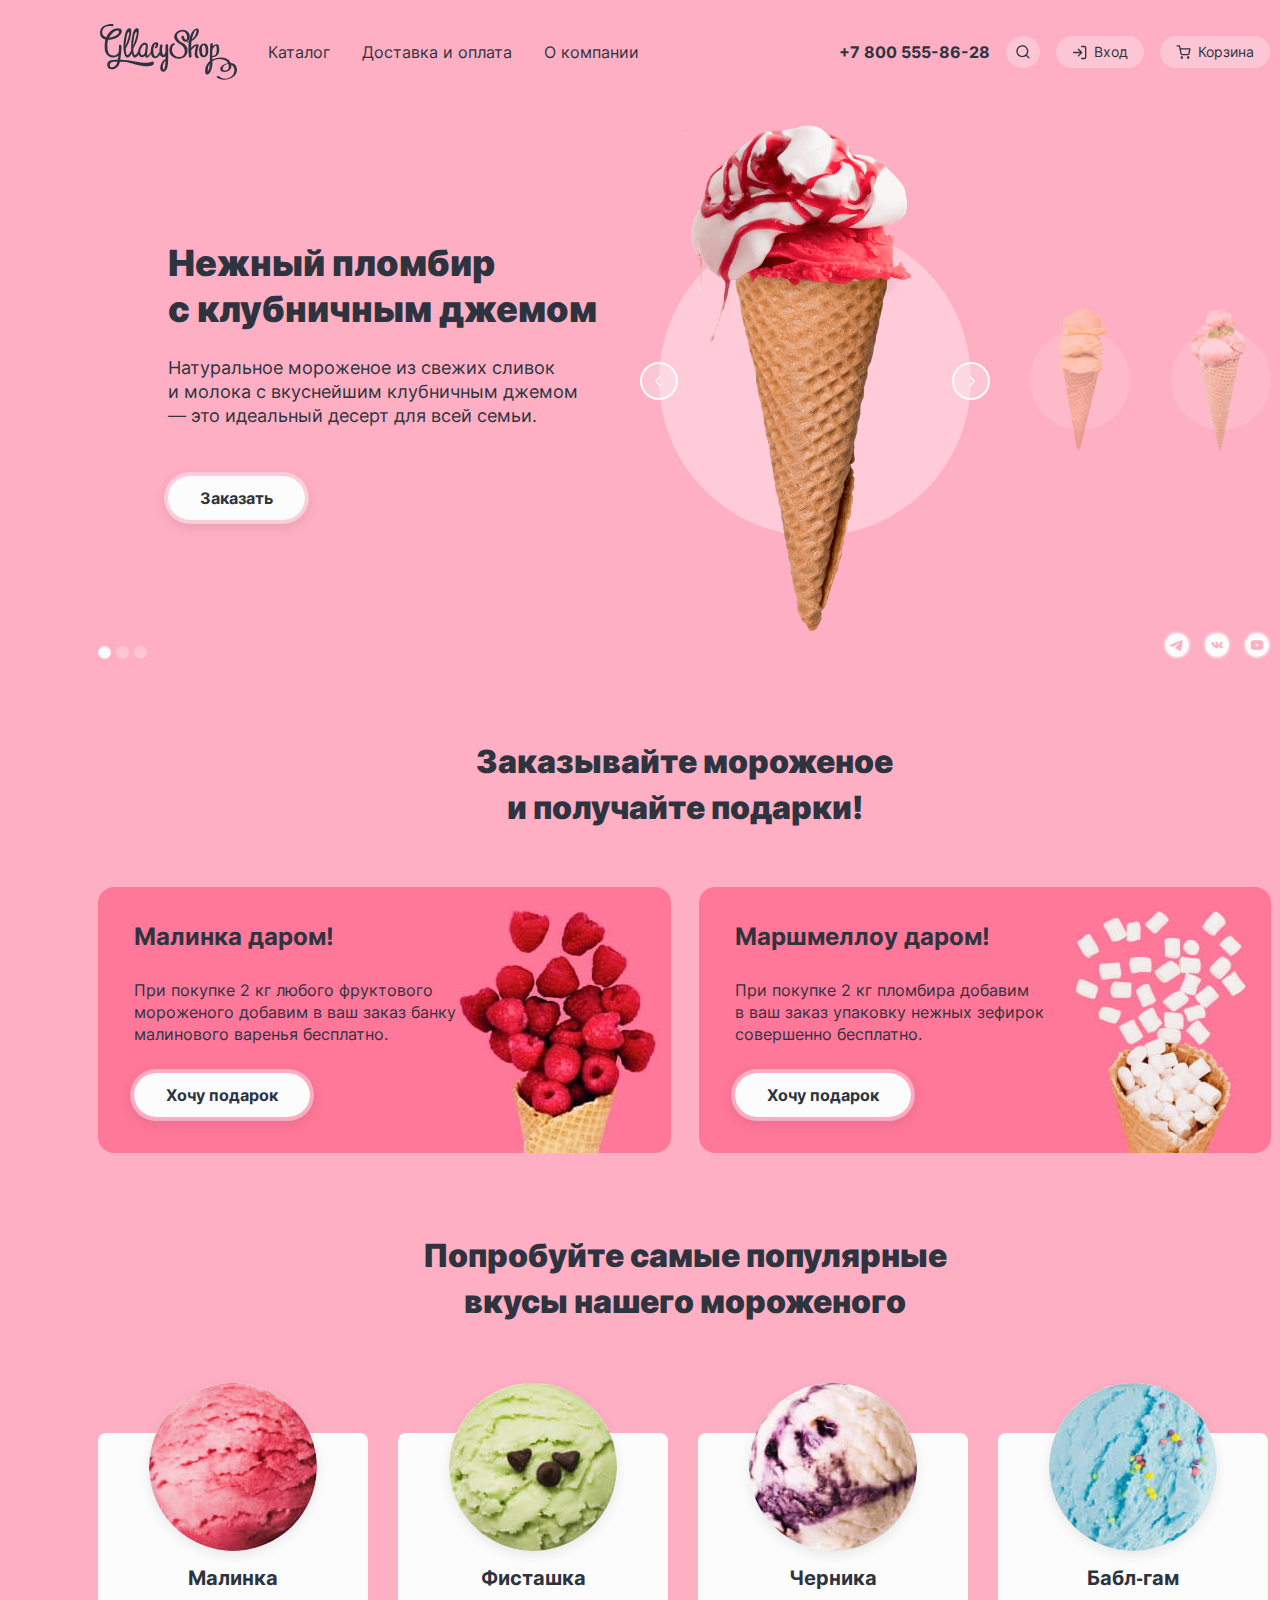
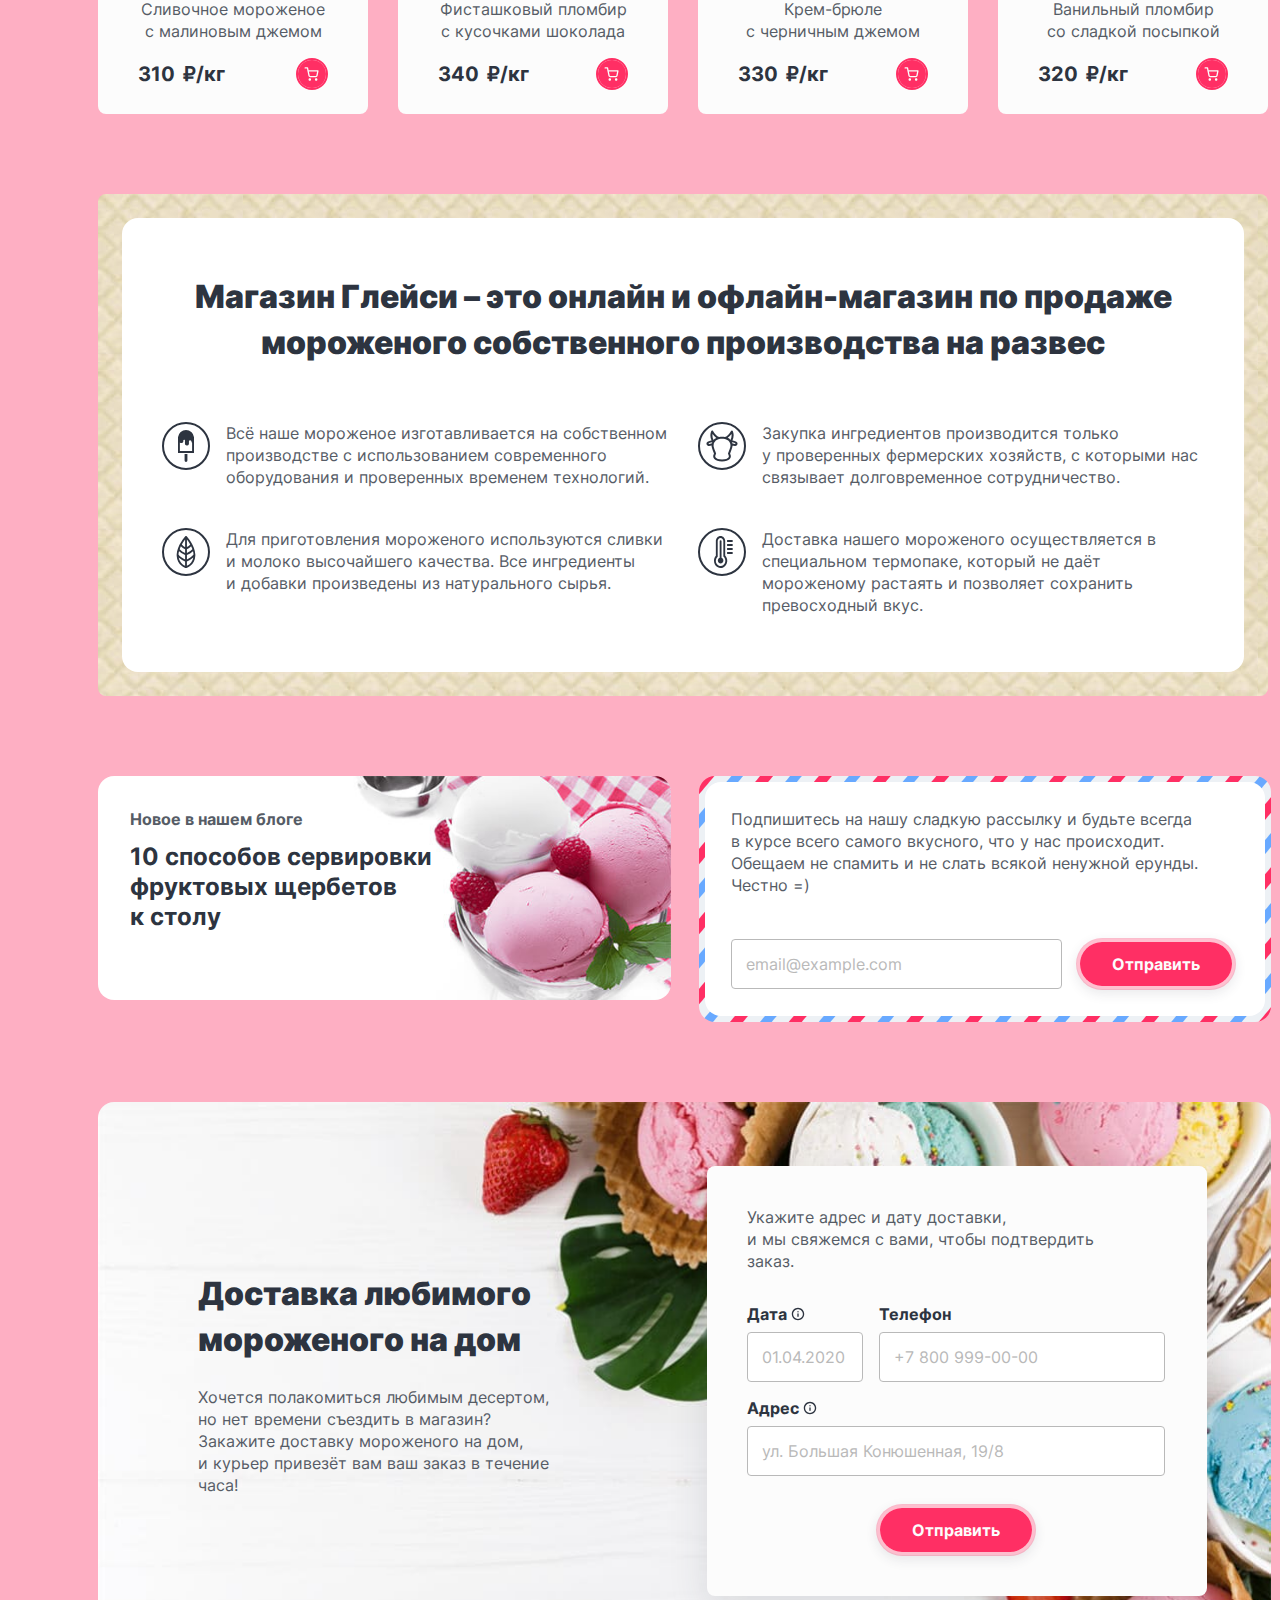
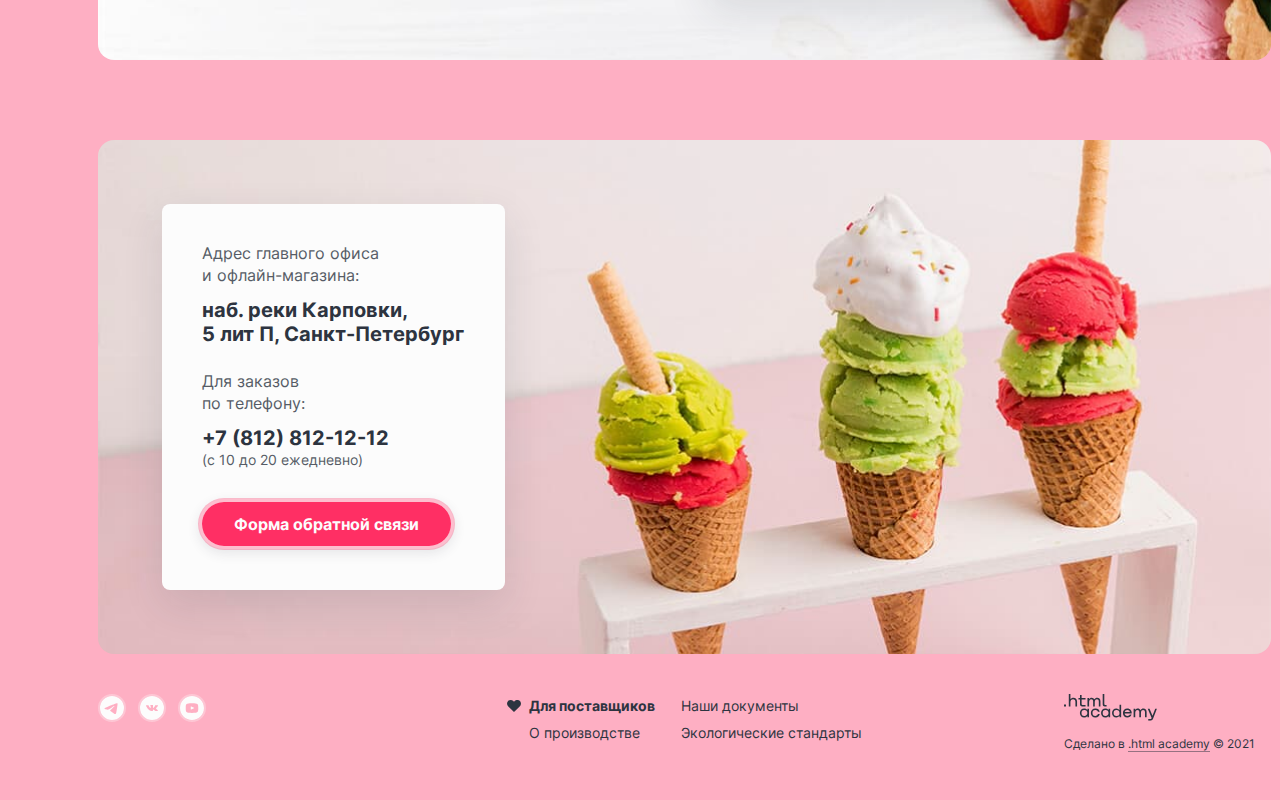
<file: index.html>
<!DOCTYPE html>
<html lang="ru">

  <head>
    <meta charset="utf-8">
    <title>Магазин мороженого Глейси</title>
    <meta name="description" content="Магазин Глейси – это онлайн и офлайн-магазин по продаже мороженого собственного производства на развес">
    <meta name="keywords" content="Глейси, магазин мороженого, мороженое, пломбир, сливочное мороженое, маршмеллоу, доставка мороженого">
    <link rel="stylesheet" href="styles/styles.css">
    <link rel="apple-touch-icon" sizes="180x180" href="images/apple-touch-icon.png">
    <link rel="icon" type="image/png" sizes="32x32" href="images/favicon-32x32.png">
    <link rel="icon" type="image/png" sizes="16x16" href="images/favicon-16x16.png">
    <link rel="manifest" href="/site.webmanifest">
    <meta name="msapplication-TileColor" content="#da532c">
    <meta name="theme-color" content="#ffffff">
  </head>

  <body class="page">
    <div class="popup">
      <div class="page-container">
        <header class="page-header">
          <nav class="navigation">
            <a class="navigation__logo-link" href="index.html">
              <img class="navigation__logo" src="images/page-header-logo.svg" width="137" height="57" alt="Логотип магазина мороженого «Глейси».">
            </a>
            <ul class="site-menu reset-list">
              <li class="site-menu__item dropdown">
                <a class="site-menu__link" href="catalog.html">Каталог</a>
                <ul class="dropdown__list reset-list">
                  <li class="dropdown__item"><a class="dropdown__link dropdown__link--featured" href="#">Новинки</a></li>
                  <li class="dropdown__item"><a class="dropdown__link" href="#">Сливочное</a></li>
                  <li class="dropdown__item"><a class="dropdown__link" href="#">Щербеты</a></li>
                  <li class="dropdown__item"><a class="dropdown__link" href="#">Фруктовый лёд</a></li>
                  <li class="dropdown__item"><a class="dropdown__link" href="#">Мелорин</a></li>
                </ul>
              </li>
              <li class="site-menu__item">
                <a class="site-menu__link" href="#">Доставка и&nbsp;оплата</a>
              </li>
              <li class="site-menu__item">
                <a class="site-menu__link" href="#">О&nbsp;компании</a>
              </li>
            </ul>
            <a class="navigation__phone" href="tel:+78005558628" aria-label="Телефон для заказа">+7 800 555-86-28</a>
            <ul class="user-menu reset-list">
              <li class="user-menu__item">
                <a class="user-menu__link user-menu__link--search" href="#search">
                  <svg class="user-menu__icon" width="14" height="14" fill="none" aria-hidden="true" focusable="false" viewBox="0 0 14 14" xmlns="http://www.w3.org/2000/svg">
                    <path fill-rule="evenodd" clip-rule="evenodd" d="M1.663 6.188a4.667 4.667 0 1 1 8.028 3.237.674.674 0 0 0-.124.124 4.667 4.667 0 0 1-7.904-3.361Zm8.412 4.688a6 6 0 1 1 .943-.943l2.45 2.45a.667.667 0 1 1-.943.943l-2.45-2.45Z" />
                  </svg>
                  <span class="visually-hidden">Поиск.</span>
                </a>
              </li>
              <li class="user-menu__item">
                <a class="user-menu__link" href="#login">
                  <svg class="user-menu__icon" width="16" height="17" aria-hidden="true" focusable="false" viewBox="0 0 16 17" fill="none" xmlns="http://www.w3.org/2000/svg">
                    <path fill-rule="evenodd" clip-rule="evenodd" d="M9 2.5246a.6667.6667 0 0 1 .6667-.6667h2.6666a1.9997 1.9997 0 0 1 2 2v9.3333a2 2 0 0 1-2 2H9.6667a.6666.6666 0 1 1 0-1.3333h2.6666a.6664.6664 0 0 0 .4714-.1953.6662.6662 0 0 0 .1953-.4714V3.8579a.6664.6664 0 0 0-.6667-.6667H9.6667A.6667.6667 0 0 1 9 2.5246ZM5.8619 4.7198a.6667.6667 0 0 1 .9428 0l3.3291 3.3291a.6627.6627 0 0 1 .129.177.664.664 0 0 1 .0705.2987.6636.6636 0 0 1-.1998.4759l-3.3288 3.3288a.6667.6667 0 1 1-.9428-.9428L8.057 9.1912H1.6668a.6667.6667 0 1 1 0-1.3333h6.3905L5.8619 5.6627a.6667.6667 0 0 1 0-.9429Z" />
                  </svg>
                  <span>Вход</span>
                </a>
              </li>
              <li class="user-menu__item">
                <a class="user-menu__link" href="#cart">
                  <svg class="user-menu__icon" width="16" height="16" aria-hidden="true" focusable="false" viewBox="0 0 16 16" fill="none" xmlns="http://www.w3.org/2000/svg">
                    <path fill-rule="evenodd" clip-rule="evenodd" d="M1.16667 1.25C.79847 1.25.5 1.54848.5 1.91667c0 .36819.29848.66666.66667.66666h1.77127l.46743 2.33539a.66396.66396 0 0 0 .01063.0531l.96738 4.83333.00012.00056a1.8254 1.8254 0 0 0 .64571 1.06579c.3319.2672.74674.4098 1.17262.4033h5.62067a1.82555 1.82555 0 0 0 1.8185-1.46965l.001-.00499.9271-4.86144a.6669.6669 0 0 0-.1412-.54985.66678.66678 0 0 0-.5137-.24171H4.61072L4.1381 1.78583C4.07574 1.47426 3.80215 1.25 3.4844 1.25H1.16667Zm4.52431 8.29444L4.87759 5.4805h8.23081l-.7756 4.06686a.4923.4923 0 0 1-.1737.28555.4923.4923 0 0 1-.3181.10871v-.00013H6.19614v-.00012l-.01277.00025a.49218.49218 0 0 1-.4922-.39622l-.00019-.00096ZM4.55739 13.5054c0-.6879.55771-1.2457 1.24568-1.2457.68798 0 1.24569.5578 1.24569 1.2457 0 .688-.55771 1.2457-1.24569 1.2457-.68797 0-1.24568-.5577-1.24568-1.2457Zm6.37331 0c0-.6879.5577-1.2457 1.2457-1.2457.688 0 1.2457.5578 1.2457 1.2457 0 .688-.5577 1.2457-1.2457 1.2457-.688 0-1.2457-.5577-1.2457-1.2457Z" />
                  </svg>
                  <span>Корзина</span><!-- В макете написано "2 товара", но я намеренно оставляю здесь корзину пустой, потому что кнопка живая и выдаёт попап с пустой формой корзины. -->
                </a>
              </li>
            </ul>
          </nav>
        </header>
        <main class="main-index">
          <h1 class="visually-hidden">Магазин мороженого «Глейси»</h1>
          <section class="promo">
            <h2 class="visually-hidden">Выбор мороженого</h2>
            <div class="slider">
              <ul class="slider__description reset-list">
                <li class="slider__text slider__text--active" id="slider__text-1">
                  <!-- Я так понимаю, что под JS нужны будут ID. -->
                  <p class="slider__title" id="slider__title-1">Нежный пломбир с&nbsp;клубничным джемом</p>
                  <p class="slider__definition" id="slider__descriprion-1">Натуральное мороженое из&nbsp;свежих сливок и&nbsp;молока с&nbsp;вкуснейшим клубничным джемом &mdash;&nbsp;это идеальный десерт для всей семьи.</p><!-- Вообще Типограф говорит, что тире нельзя отрывать от предыдущего слова. Но тогда всё поедет. И тире в макете слишком короткое. -->
                  <a class="button button--default button--margin-left" href="#">Заказать</a>
                </li>
                <li class="slider__text slider__text--inactive" id="slider__text-2">
                  <p class="slider__title slider__title--inactive" id="slider__title-2">Сливочное мороженое со&nbsp;вкусом банана</p>
                  <p class="slider__definition slider__definition--inactive" id="slider__descriprion-2">Сливочное мороженое с&nbsp;ярким банановым вкусом подарит вам свежесть и&nbsp;наслаждение даже в&nbsp;самый жаркий летний день.</p>
                  <a class="button button--default button--margin-left" href="#">Заказать</a>
                </li>
                <li class="slider__text slider__text--inactive" id="slider__text-3">
                  <p class="slider__title slider__title--inactive" id="slider__title-3">Карамельный пломбир с&nbsp;маршмеллоу</p>
                  <p class="slider__definition slider__definition--inactive" id="slider__descriprion-3">Необычный сладкий десерт с&nbsp;карамельным топпингом и&nbsp;кусочками зефира завоюет сердца сладкоежек всех возрастов.</p>
                  <a class="button button--default button--margin-left" href="#">Заказать</a>
                </li>
              </ul>
              <ul class="slider__images reset-list">
                <li class="slider__picture slider__picture--active" id="slider__picture-1">
                  <div class="slider__content">
                    <img class="slider__image" src="images/slider/ice-cream-strawberry.png" width="306" height="507" alt="Пломбир с джемом в стаканчике." aria-labelledby="slider__text-1" aria-describedby="slider__descriprion-1">
                    <button class="slider__button slider__button--prev" type="button">
                      <span class="visually-hidden">Предыдущее фото.</span>
                    </button>
                    <button class="slider__button slider__button--next" type="button">
                      <span class="visually-hidden">Следующее фото.</span>
                    </button>
                  </div>
                </li>
                <li class="slider__picture slider__picture--inactive" id="slider__picture-2">
                  <img class="slider__image slider__image--inactive" src="images/slider/ice-cream-banana.png" width="306" height="507" alt="Сливочное мороженое с бананом в стаканчике." aria-labelledby="slider__text-2" aria-describedby="slider__descriprion-2">
                </li>
                <li class="slider__picture slider__picture--inactive" id="slider__picture-3">
                  <img class="slider__image slider__image--inactive" src="images/slider/ice-cream-marshmallow.png" width="306" height="507" alt="Пломбир с маршмеллоу в стаканчике." aria-labelledby="slider__text-3" aria-describedby="slider__descriprion-3">
                </li>
              </ul>
            </div>
            <ol class="slider-pagination reset-list">
              <li class="slider-pagination__item">
                <button class="button slider-pagination__button slider-pagination__button--active" type="button" id="pagination-1">
                  <span class="visually-hidden">Первый слайд.</span>
                </button>
              </li>
              <li class="slider-pagination__item">
                <button class="button slider-pagination__button" type="button" id="pagination-2">
                  <span class="visually-hidden">Второй слайд.</span>
                </button>
              </li>
              <li class="slider-pagination__item">
                <button class="button slider-pagination__button" type="button" id="pagination-3">
                  <span class="visually-hidden">Третий слайд.</span>
                </button>
              </li>
            </ol>
            <ul class="slider-social social reset-list">
              <li class="social__item">
                <a class="social__link" href="https://t.me/htmlacademy">
                  <svg class="social__icon" width="24" height="24" aria-hidden="true" focusable="false" viewBox="0 0 24 24" fill="none" xmlns="http://www.w3.org/2000/svg">
                    <path fill-rule="evenodd" clip-rule="evenodd" d="M24 12a12 12 0 1 1-24 0 12 12 0 0 1 24 0ZM12.43 8.86c-1.17.48-3.5 1.49-7 3.01-.57.23-.86.45-.9.67-.04.36.42.5 1.04.7l.27.08c.6.2 1.43.44 1.86.45.39 0 .82-.16 1.3-.48 3.27-2.21 4.96-3.33 5.06-3.35.08-.02.18-.04.25.02.07.07.07.18.06.22-.05.19-1.84 1.86-2.77 2.72a28.24 28.24 0 0 0-.82.79c-.57.54-1 .96.02 1.63.5.32.89.59 1.28.85a88.77 88.77 0 0 0 1.8 1.23c.5.35.95.67 1.5.62.32-.03.65-.33.82-1.23.4-2.13 1.18-6.73 1.36-8.63.01-.16 0-.31-.02-.47a.5.5 0 0 0-.17-.33.78.78 0 0 0-.46-.14c-.46.01-1.15.25-4.48 1.64Z" />
                  </svg>
                  <span class="visually-hidden">Телеграм.</span>
                </a>
              </li>
              <li class="social__item">
                <a class="social__link" href="https://vk.com/htmlacademy">
                  <svg class="social__icon" width="24" height="24" aria-hidden="true" focusable="false" viewBox="0 0 24 24" fill="none" xmlns="http://www.w3.org/2000/svg">
                    <path fill-rule="evenodd" clip-rule="evenodd" d="M24 12a12 12 0 1 1-24 0 12 12 0 0 1 24 0Zm-11.41 2.97h-.72s-1.58.09-2.98-1.18C7.37 12.4 6.03 9.65 6.03 9.65s-.07-.18 0-.27c.1-.1.36-.1.36-.1l1.72-.01s.16.02.27.1c.1.05.15.17.15.17s.28.61.65 1.17c.71 1.08 1.05 1.32 1.29 1.2.35-.16.25-1.53.25-1.53s0-.5-.18-.71c-.14-.17-.41-.22-.53-.24-.1-.01.06-.2.26-.3.31-.13.86-.13 1.5-.13.5 0 .65.03.84.07.46.1.44.41.41 1.08l-.02.7v.18c-.01.34-.02.73.23.88.13.07.45 0 1.26-1.19.38-.56.66-1.23.66-1.23s.07-.12.16-.17c.1-.05.24-.04.24-.04h1.8s.54-.06.63.15c.1.23-.2.75-.94 1.61-.7.82-1.03 1.12-1 1.38.01.2.23.38.66.72.89.73 1.13 1.1 1.18 1.2l.01.01c.4.58-.44.62-.44.62l-1.6.02s-.34.06-.8-.2a3.94 3.94 0 0 1-.69-.6c-.33-.34-.65-.66-.91-.58-.45.12-.44.96-.44.96s0 .18-.1.28c-.1.1-.32.12-.32.12Z" />
                  </svg>
                  <span class="visually-hidden">Вконтакте.</span>
                </a>
              </li>
              <li class="social__item">
                <a class="social__link" href="https://www.youtube.com/user/htmlacademyru">
                  <svg class="social__icon" width="24" height="24" aria-hidden="true" focusable="false" viewBox="0 0 24 24" fill="none" xmlns="http://www.w3.org/2000/svg">
                    <path d="m14.004 11.791-2.808-1.31c-.245-.114-.446.014-.446.285v2.468c0 .271.201.399.446.285l2.806-1.31c.247-.115.247-.303.002-.418ZM12 0C5.372 0 0 5.372 0 12s5.372 12 12 12 12-5.372 12-12S18.628 0 12 0Zm0 16.875c-6.143 0-6.25-.554-6.25-4.875S5.857 7.125 12 7.125c6.142 0 6.25.554 6.25 4.875s-.108 4.875-6.25 4.875Z" />
                  </svg>
                  <span class="visually-hidden">YouTube.</span>
                </a>
              </li>
            </ul>
          </section>
          <section class="promo-action">
            <h2 class="promo-action__title section-title">Заказывайте мороженое и&nbsp;получайте подарки!</h2>
            <div class="mesh promo-action-cards">
              <div class="mesh__item promo-action-cards__card promo-action-cards__card--raspberry">
                <h3 class="promo-action-cards__title">Малинка даром!</h3>
                <p class="promo-action-cards__description">При покупке 2&nbsp;кг любого фруктового мороженого добавим в&nbsp;ваш заказ банку малинового варенья бесплатно.</p>
                <a class="button button--default button--margin-left" href="#">Хочу подарок</a>
              </div>
              <div class="mesh__item promo-action-cards__card promo-action-cards__card--marshmallow">
                <h3 class="promo-action-cards__title">Маршмеллоу даром!</h3>
                <p class="promo-action-cards__description">При покупке 2&nbsp;кг пломбира добавим в&nbsp;ваш заказ упаковку нежных зефирок совершенно бесплатно.</p>
                <a class="button button--default button--margin-left" href="#">Хочу подарок</a>
              </div>
            </div>
          </section>
          <section class="promo-action">
            <h2 class="promo-action__title section-title">Попробуйте самые популярные вкусы нашего мороженого</h2>
            <div class="product-cards">
              <article class="product-card">
                <div class="product-card__product">
                  <!-- Для создания контекста при ховере пришлось добавить обёртку. А теперь мне предстоит занимательное погружение в мир RegExp, чтобы не переписывать всё руками. -->
                  <h3 class="product-card__title"><a class="product-card__link" href="#">Малинка</a></h3>
                  <a class="product-card__img-link" href="#" tabindex="-1">
                    <img class="product-card__image" src="images/catalog/raspberry.jpg" width="168" height="168" alt="">
                  </a>
                </div>
                <p class="product-card__description">Сливочное мороженое с&nbsp;малиновым джемом</p>
                <div class="product-card__purchase">
                  <b class="product-card__price">310&nbsp;<span class="product-card__currency">₽/кг</span></b>
                  <button class="product-card__button button" type="button">
                    <svg class="product-card__icon" width="16" height="16" aria-hidden="true" focusable="false" viewBox="0 0 16 16" fill="none" xmlns="http://www.w3.org/2000/svg">
                      <path fill-rule="evenodd" clip-rule="evenodd" d="M1.16667 1.25C.79847 1.25.5 1.54848.5 1.91667c0 .36819.29848.66666.66667.66666h1.77127l.46743 2.33539a.66396.66396 0 0 0 .01063.0531l.96738 4.83333.00012.00056a1.8254 1.8254 0 0 0 .64571 1.06579c.3319.2672.74674.4098 1.17262.4033h5.62067a1.82555 1.82555 0 0 0 1.8185-1.46965l.001-.00499.9271-4.86144a.6669.6669 0 0 0-.1412-.54985.66678.66678 0 0 0-.5137-.24171H4.61072L4.1381 1.78583C4.07574 1.47426 3.80215 1.25 3.4844 1.25H1.16667Zm4.52431 8.29444L4.87759 5.4805h8.23081l-.7756 4.06686a.4923.4923 0 0 1-.1737.28555.4923.4923 0 0 1-.3181.10871v-.00013H6.19614v-.00012l-.01277.00025a.49218.49218 0 0 1-.4922-.39622l-.00019-.00096ZM4.55739 13.5054c0-.6879.55771-1.2457 1.24568-1.2457.68798 0 1.24569.5578 1.24569 1.2457 0 .688-.55771 1.2457-1.24569 1.2457-.68797 0-1.24568-.5577-1.24568-1.2457Zm6.37331 0c0-.6879.5577-1.2457 1.2457-1.2457.688 0 1.2457.5578 1.2457 1.2457 0 .688-.5577 1.2457-1.2457 1.2457-.688 0-1.2457-.5577-1.2457-1.2457Z" />
                    </svg>
                    <span class="visually-hidden">Заказать</span>
                  </button>
                </div>
              </article>
              <article class="product-card">
                <div class="product-card__product">
                  <h3 class="product-card__title"><a class="product-card__link" href="#">Фисташка</a></h3>
                  <a class="product-card__img-link" href="#" tabindex="-1"><img class="product-card__image" src="images/catalog/pistachio.jpg" width="168" height="168" alt=""></a>
                </div>
                <p class="product-card__description">Фисташковый пломбир с&nbsp;кусочками шоколада</p>
                <div class="product-card__purchase">
                  <b class="product-card__price">340&nbsp;<span class="product-card__currency">₽/кг</span></b>
                  <button class="product-card__button button" type="button">
                    <svg class="product-card__icon" width="16" height="16" aria-hidden="true" focusable="false" viewBox="0 0 16 16" fill="none" xmlns="http://www.w3.org/2000/svg">
                      <path fill-rule="evenodd" clip-rule="evenodd" d="M1.16667 1.25C.79847 1.25.5 1.54848.5 1.91667c0 .36819.29848.66666.66667.66666h1.77127l.46743 2.33539a.66396.66396 0 0 0 .01063.0531l.96738 4.83333.00012.00056a1.8254 1.8254 0 0 0 .64571 1.06579c.3319.2672.74674.4098 1.17262.4033h5.62067a1.82555 1.82555 0 0 0 1.8185-1.46965l.001-.00499.9271-4.86144a.6669.6669 0 0 0-.1412-.54985.66678.66678 0 0 0-.5137-.24171H4.61072L4.1381 1.78583C4.07574 1.47426 3.80215 1.25 3.4844 1.25H1.16667Zm4.52431 8.29444L4.87759 5.4805h8.23081l-.7756 4.06686a.4923.4923 0 0 1-.1737.28555.4923.4923 0 0 1-.3181.10871v-.00013H6.19614v-.00012l-.01277.00025a.49218.49218 0 0 1-.4922-.39622l-.00019-.00096ZM4.55739 13.5054c0-.6879.55771-1.2457 1.24568-1.2457.68798 0 1.24569.5578 1.24569 1.2457 0 .688-.55771 1.2457-1.24569 1.2457-.68797 0-1.24568-.5577-1.24568-1.2457Zm6.37331 0c0-.6879.5577-1.2457 1.2457-1.2457.688 0 1.2457.5578 1.2457 1.2457 0 .688-.5577 1.2457-1.2457 1.2457-.688 0-1.2457-.5577-1.2457-1.2457Z" />
                    </svg>
                    <span class="visually-hidden">Заказать</span>
                  </button>
                </div>
              </article>
              <article class="product-card">
                <div class="product-card__product">
                  <h3 class="product-card__title"><a class="product-card__link" href="#">Черника</a></h3>
                  <a class="product-card__img-link" href="#" tabindex="-1"><img class="product-card__image" src="images/catalog/blueberry.jpg" width="168" height="168" alt=""></a>
                </div>
                <p class="product-card__description">Крем-брюле с&nbsp;черничным джемом</p>
                <div class="product-card__purchase">
                  <b class="product-card__price">330&nbsp;<span class="product-card__currency">₽/кг</span></b>
                  <button class="product-card__button button" type="button">
                    <svg class="product-card__icon" width="16" height="16" aria-hidden="true" focusable="false" viewBox="0 0 16 16" fill="none" xmlns="http://www.w3.org/2000/svg">
                      <path fill-rule="evenodd" clip-rule="evenodd" d="M1.16667 1.25C.79847 1.25.5 1.54848.5 1.91667c0 .36819.29848.66666.66667.66666h1.77127l.46743 2.33539a.66396.66396 0 0 0 .01063.0531l.96738 4.83333.00012.00056a1.8254 1.8254 0 0 0 .64571 1.06579c.3319.2672.74674.4098 1.17262.4033h5.62067a1.82555 1.82555 0 0 0 1.8185-1.46965l.001-.00499.9271-4.86144a.6669.6669 0 0 0-.1412-.54985.66678.66678 0 0 0-.5137-.24171H4.61072L4.1381 1.78583C4.07574 1.47426 3.80215 1.25 3.4844 1.25H1.16667Zm4.52431 8.29444L4.87759 5.4805h8.23081l-.7756 4.06686a.4923.4923 0 0 1-.1737.28555.4923.4923 0 0 1-.3181.10871v-.00013H6.19614v-.00012l-.01277.00025a.49218.49218 0 0 1-.4922-.39622l-.00019-.00096ZM4.55739 13.5054c0-.6879.55771-1.2457 1.24568-1.2457.68798 0 1.24569.5578 1.24569 1.2457 0 .688-.55771 1.2457-1.24569 1.2457-.68797 0-1.24568-.5577-1.24568-1.2457Zm6.37331 0c0-.6879.5577-1.2457 1.2457-1.2457.688 0 1.2457.5578 1.2457 1.2457 0 .688-.5577 1.2457-1.2457 1.2457-.688 0-1.2457-.5577-1.2457-1.2457Z" />
                    </svg>
                    <span class="visually-hidden">Заказать</span>
                  </button>
                </div>
              </article>
              <article class="product-card">
                <div class="product-card__product">
                  <h3 class="product-card__title"><a class="product-card__link" href="#">Бабл&#8209;гам</a></h3>
                  <a class="product-card__img-link" href="#" tabindex="-1"><img class="product-card__image" src="images/catalog/bubble-gum.jpg" width="168" height="168" alt=""></a>
                </div>
                <p class="product-card__description">Ванильный пломбир со&nbsp;сладкой посыпкой</p>
                <div class="product-card__purchase">
                  <b class="product-card__price">320&nbsp;<span class="product-card__currency">₽/кг</span></b>
                  <button class="product-card__button button" type="button">
                    <svg class="product-card__icon" width="16" height="16" aria-hidden="true" focusable="false" viewBox="0 0 16 16" fill="none" xmlns="http://www.w3.org/2000/svg">
                      <path fill-rule="evenodd" clip-rule="evenodd" d="M1.16667 1.25C.79847 1.25.5 1.54848.5 1.91667c0 .36819.29848.66666.66667.66666h1.77127l.46743 2.33539a.66396.66396 0 0 0 .01063.0531l.96738 4.83333.00012.00056a1.8254 1.8254 0 0 0 .64571 1.06579c.3319.2672.74674.4098 1.17262.4033h5.62067a1.82555 1.82555 0 0 0 1.8185-1.46965l.001-.00499.9271-4.86144a.6669.6669 0 0 0-.1412-.54985.66678.66678 0 0 0-.5137-.24171H4.61072L4.1381 1.78583C4.07574 1.47426 3.80215 1.25 3.4844 1.25H1.16667Zm4.52431 8.29444L4.87759 5.4805h8.23081l-.7756 4.06686a.4923.4923 0 0 1-.1737.28555.4923.4923 0 0 1-.3181.10871v-.00013H6.19614v-.00012l-.01277.00025a.49218.49218 0 0 1-.4922-.39622l-.00019-.00096ZM4.55739 13.5054c0-.6879.55771-1.2457 1.24568-1.2457.68798 0 1.24569.5578 1.24569 1.2457 0 .688-.55771 1.2457-1.24569 1.2457-.68797 0-1.24568-.5577-1.24568-1.2457Zm6.37331 0c0-.6879.5577-1.2457 1.2457-1.2457.688 0 1.2457.5578 1.2457 1.2457 0 .688-.5577 1.2457-1.2457 1.2457-.688 0-1.2457-.5577-1.2457-1.2457Z" />
                    </svg>
                    <span class="visually-hidden">Заказать</span>
                  </button>
                </div>
              </article>
            </div>
          </section>
          <section class="company-description">
            <div class="company-description__container">
              <h2 class="visually-hidden">О компании</h2>
              <article class="company-description__content">
                <h3 class="company-description__title section-title">Магазин Глейси&nbsp;– это онлайн и&nbsp;офлайн-магазин по&nbsp;продаже мороженого собственного производства на&nbsp;развес</h3>
                <ul class="company-description__features-list reset-list">
                  <li class="company-description__features-item company-description__features-item--ice-lolly">Всё наше мороженое изготавливается на&nbsp;собственном производстве с&nbsp;использованием современного оборудования и&nbsp;проверенных временем технологий.</li>
                  <li class="company-description__features-item company-description__features-item--cow">Закупка ингредиентов производится только у&nbsp;проверенных фермерских хозяйств, с&nbsp;которыми нас связывает долговременное сотрудничество.</li>
                  <li class="company-description__features-item company-description__features-item--leaf">Для приготовления мороженого используются сливки и&nbsp;молоко высочайшего качества. Все ингредиенты и&nbsp;добавки произведены из&nbsp;натурального сырья.</li>
                  <li class="company-description__features-item company-description__features-item--thermometer">Доставка нашего мороженого осуществляется в специальном термопаке, который не&nbsp;даёт мороженому растаять и&nbsp;позволяет сохранить превосходный вкус.</li><!-- В этом абзаце ошибки типографики — висящий предлог в первом предложении. Если его склеивать, не идёт пиксель-пёрфект. -->
                </ul>
              </article>
            </div>
          </section>
          <section class="main-news">
            <h2 class="visually-hidden">Новости</h2>
            <div class="mesh">
              <article class="mesh__item news">
                <div class="news__container">
                  <h3 class="news__blog-title">Новое в&nbsp;нашем блоге</h3>
                  <a class="news__blog" href="#">10&nbsp;способов сервировки фруктовых щербетов к&nbsp;столу</a>
                </div>
              </article>
              <aside class="mesh__item subscription">
                <div class="subscription__container">
                  <p class="subscription__message">Подпишитесь на&nbsp;нашу сладкую рассылку и&nbsp;будьте всегда в&nbsp;курсе всего самого вкусного, что у&nbsp;нас происходит. Обещаем не&nbsp;спамить и&nbsp;не&nbsp;слать всякой ненужной ерунды. Честно =)</p>
                  <form class="subscription__form" action="https://echo.htmlacademy.ru/" method="post">
                    <label class="visually-hidden" for="newsletter-email">Email.</label>
                    <input class="subscription__input input-text" id="newsletter-email" type="email" name="newsletter-email" placeholder="email@example.com">
                    <button class="button button--bright-accent button--margin-right" type="submit">Отправить</button>
                  </form>
                </div>
              </aside>
            </div>
          </section>
          <section class="info-card info-card--delivery">
            <div class="info-card__content">
              <div class="info-card__text-block">
                <h2 class="info-card__title">Доставка любимого мороженого на&nbsp;дом</h2>
                <p class="info-card__description">Хочется полакомиться любимым десертом, но&nbsp;нет времени съездить в&nbsp;магазин? Закажите доставку мороженого на&nbsp;дом, и&nbsp;курьер привезёт вам ваш заказ в&nbsp;течение
                  часа!</p>
              </div>
              <div class="info-card__block info-card__block--delivery">
                <p class="info-card__form-description">Укажите адрес и&nbsp;дату доставки, и&nbsp;мы&nbsp;свяжемся с&nbsp;вами, чтобы подтвердить заказ.</p>
                <form class="info-card__form" action="https://echo.htmlacademy.ru/" method="post">
                  <p class="info-card__form-item info-card__form-item--date">
                    <span class="tooltip">
                      <label class="info-card__form-label" for="info-card-date">Дата</label>
                      <button class="tooltip__button" type="button" aria-labelledby="tooltip__date">
                        <svg class="tooltip__icon" width="14" height="14" viewBox="0 0 14 14" fill="none" aria-hidden="true" focusable="false" xmlns="http://www.w3.org/2000/svg">
                          <path fill-rule="evenodd" clip-rule="evenodd" d="M7.0003 2.125c-2.6926 0-4.8753 2.1828-4.8753 4.8753 0 2.6925 2.1827 4.8753 4.8753 4.8753 2.6925 0 4.8752-2.1828 4.8752-4.8753 0-2.6925-2.1827-4.8752-4.8752-4.8752ZM.7917 7.0004c0-3.4289 2.7797-6.2086 6.2086-6.2086 3.4289 0 6.2085 2.7797 6.2085 6.2086 0 3.4289-2.7796 6.2086-6.2085 6.2086-3.429 0-6.2086-2.7797-6.2086-6.2086ZM7 6.3334a.6667.6667 0 0 1 .6666.6667v2.2167a.6667.6667 0 0 1-1.3333 0V7.0001a.6667.6667 0 0 1 .6667-.6667Zm0-2.2168A.6667.6667 0 0 0 7 5.45h.0058a.6667.6667 0 0 0 0-1.3334h-.0058Z" />
                        </svg>
                        <span class="tooltip__text" id="tooltip__date" role="tooltip">Введите дату доставки</span>
                      </button>
                    </span>
                    <input class="input-text" id="info-card-date" type="text" name="info-card-date" placeholder="01.04.2020">
                  </p>
                  <p class="info-card__form-item info-card__form-item--phone">
                    <label class="info-card__form-label" for="info-card-phone">Телефон</label>
                    <input class="input-text" id="info-card-phone" type="text" name="info-card-phone" placeholder="+7 800 999-00-00">
                  </p>
                  <p class="info-card__form-item info-card__form-item--address">
                    <span class="tooltip">
                      <label class="info-card__form-label" for="info-card-address">Адрес</label>
                      <button class="tooltip__button" type="button" aria-labelledby="tooltip__address">
                        <svg class="tooltip__icon" width="14" height="14" viewBox="0 0 14 14" fill="none" aria-hidden="true" focusable="false" xmlns="http://www.w3.org/2000/svg">
                          <path fill-rule="evenodd" clip-rule="evenodd" d="M7.0003 2.125c-2.6926 0-4.8753 2.1828-4.8753 4.8753 0 2.6925 2.1827 4.8753 4.8753 4.8753 2.6925 0 4.8752-2.1828 4.8752-4.8753 0-2.6925-2.1827-4.8752-4.8752-4.8752ZM.7917 7.0004c0-3.4289 2.7797-6.2086 6.2086-6.2086 3.4289 0 6.2085 2.7797 6.2085 6.2086 0 3.4289-2.7796 6.2086-6.2085 6.2086-3.429 0-6.2086-2.7797-6.2086-6.2086ZM7 6.3334a.6667.6667 0 0 1 .6666.6667v2.2167a.6667.6667 0 0 1-1.3333 0V7.0001a.6667.6667 0 0 1 .6667-.6667Zm0-2.2168A.6667.6667 0 0 0 7 5.45h.0058a.6667.6667 0 0 0 0-1.3334h-.0058Z" />
                        </svg>
                        <span class="tooltip__text" id="tooltip__address" role="tooltip">Введите название улицы, дома и квартиры</span>
                      </button>
                    </span>
                    <input class="input-text" id="info-card-address" type="text" name="info-card-address" placeholder="ул. Большая Конюшенная, 19/8">
                  </p>
                  <div class="info-card__button">
                    <button class="button button--bright-accent" type="submit">Отправить</button>
                  </div>
                </form>
              </div>
            </div>
          </section>
          <section class="info-card info-card--contacts">
            <div class="info-card__content">
              <h2 class="visually-hidden">Контактная информация</h2>
              <address class="info-card__block info-card__block--contacts">
                <p class="info-card__address-title">Адрес главного офиса и&nbsp;офлайн-магазина:</p>
                <p class="info-card__address">наб. реки Карповки, 5&nbsp;лит&nbsp;П, Санкт-Петербург</p>
                <p class="info-card__address-title">Для заказов по&nbsp;телефону:</p>
                <a class="info-card__phone-number" href="tel:+78128121212">+7&nbsp;(812)&nbsp;812-12-12</a>
                <p class="info-card__note">(с&nbsp;10&nbsp;до&nbsp;20&nbsp;ежедневно)</p>
                <a class="button button--bright-accent button--margin-left" href="#modal">Форма обратной связи</a>
              </address>
            </div>
          </section>
        </main>
        <footer class="page-footer">
          <ul class="footer-social social reset-list">
            <li class="social__item">
              <a class="social__link" href="https://t.me/htmlacademy">
                <svg class="social__icon" width="24" height="24" aria-hidden="true" focusable="false" viewBox="0 0 24 24" fill="none" xmlns="http://www.w3.org/2000/svg">
                  <path fill-rule="evenodd" clip-rule="evenodd" d="M24 12a12 12 0 1 1-24 0 12 12 0 0 1 24 0ZM12.43 8.86c-1.17.48-3.5 1.49-7 3.01-.57.23-.86.45-.9.67-.04.36.42.5 1.04.7l.27.08c.6.2 1.43.44 1.86.45.39 0 .82-.16 1.3-.48 3.27-2.21 4.96-3.33 5.06-3.35.08-.02.18-.04.25.02.07.07.07.18.06.22-.05.19-1.84 1.86-2.77 2.72a28.24 28.24 0 0 0-.82.79c-.57.54-1 .96.02 1.63.5.32.89.59 1.28.85a88.77 88.77 0 0 0 1.8 1.23c.5.35.95.67 1.5.62.32-.03.65-.33.82-1.23.4-2.13 1.18-6.73 1.36-8.63.01-.16 0-.31-.02-.47a.5.5 0 0 0-.17-.33.78.78 0 0 0-.46-.14c-.46.01-1.15.25-4.48 1.64Z" />
                </svg>
                <span class="visually-hidden">Телеграм.</span>
              </a>
            </li>
            <li class="social__item">
              <a class="social__link" href="https://vk.com/htmlacademy">
                <svg class="social__icon" width="24" height="24" aria-hidden="true" focusable="false" viewBox="0 0 24 24" fill="none" xmlns="http://www.w3.org/2000/svg">
                  <path fill-rule="evenodd" clip-rule="evenodd" d="M24 12a12 12 0 1 1-24 0 12 12 0 0 1 24 0Zm-11.41 2.97h-.72s-1.58.09-2.98-1.18C7.37 12.4 6.03 9.65 6.03 9.65s-.07-.18 0-.27c.1-.1.36-.1.36-.1l1.72-.01s.16.02.27.1c.1.05.15.17.15.17s.28.61.65 1.17c.71 1.08 1.05 1.32 1.29 1.2.35-.16.25-1.53.25-1.53s0-.5-.18-.71c-.14-.17-.41-.22-.53-.24-.1-.01.06-.2.26-.3.31-.13.86-.13 1.5-.13.5 0 .65.03.84.07.46.1.44.41.41 1.08l-.02.7v.18c-.01.34-.02.73.23.88.13.07.45 0 1.26-1.19.38-.56.66-1.23.66-1.23s.07-.12.16-.17c.1-.05.24-.04.24-.04h1.8s.54-.06.63.15c.1.23-.2.75-.94 1.61-.7.82-1.03 1.12-1 1.38.01.2.23.38.66.72.89.73 1.13 1.1 1.18 1.2l.01.01c.4.58-.44.62-.44.62l-1.6.02s-.34.06-.8-.2a3.94 3.94 0 0 1-.69-.6c-.33-.34-.65-.66-.91-.58-.45.12-.44.96-.44.96s0 .18-.1.28c-.1.1-.32.12-.32.12Z" />
                </svg>
                <span class="visually-hidden">Вконтакте.</span>
              </a>
            </li>
            <li class="social__item">
              <a class="social__link" href="https://www.youtube.com/user/htmlacademyru">
                <svg class="social__icon" width="24" height="24" aria-hidden="true" focusable="false" viewBox="0 0 24 24" fill="none" xmlns="http://www.w3.org/2000/svg">
                  <path d="m14.004 11.791-2.808-1.31c-.245-.114-.446.014-.446.285v2.468c0 .271.201.399.446.285l2.806-1.31c.247-.115.247-.303.002-.418ZM12 0C5.372 0 0 5.372 0 12s5.372 12 12 12 12-5.372 12-12S18.628 0 12 0Zm0 16.875c-6.143 0-6.25-.554-6.25-4.875S5.857 7.125 12 7.125c6.142 0 6.25.554 6.25 4.875s-.108 4.875-6.25 4.875Z" />
                </svg>
                <span class="visually-hidden">YouTube.</span>
              </a>
            </li>
          </ul>
          <ul class="about reset-list" aria-label="Дополнительное меню">
            <li class="about__item">
              <a href="#" class="about__link about__link--favorite">Для поставщиков</a>
            </li>
            <li class="about__item">
              <a href="#" class="about__link">Наши документы</a>
            </li>
            <li class="about__item">
              <a href="#" class="about__link">О&nbsp;производстве</a>
            </li>
            <li class="about__item">
              <a href="#" class="about__link">Экологические стандарты</a>
            </li>
          </ul>
          <div class="footer-logo">
            <a href="https://htmlacademy.ru/" tabindex="-1">
              <img class="footer-logo__image" src="images/footer-logo.svg" width="93" height="27" alt="логотип HTML Academy.">
            </a>
            <p class="about-text">Сделано в&nbsp;<a class="htmlacademy-link" href="https://htmlacademy.ru/">.html&nbsp;academy</a>&nbsp;©&nbsp;2021</p>
          </div>
          <div class="modal modal--close" id="modal">
            <div class="modal__feedback">
              <!-- Я не забыл, что здесь должен быть button, но трюк с :target иначе не работает, а спецификация не даёт оборачивать кнопку в ссылки. -->
              <a class="modal__close-button" href="#close" role="button" aria-label="Закрыть окно"></a>
              <section class="modal__content">
                <h2 class="modal__title">Мы обязательно ответим вам!</h2>
                <form class="modal-form" action="https://echo.htmlacademy.ru/" method="post">
                  <label class="visually-hidden" for="modal__person">Имя и фамилия.</label>
                  <input class="input-text" id="modal__person" type="text" name="info-card-date" placeholder="Имя и фамилия">
                  <label class="visually-hidden" for="modal__email">E-mail.</label>
                  <input class="input-text" id="modal__email" type="email" name="modal__email" placeholder="email@example.com">
                  <label class="visually-hidden" for="modal__message">Ваше сообщение</label>
                  <textarea class="input-text" id="modal__message" name="modal__message" rows="6" placeholder="В свободной форме"></textarea>
                  <div class="modal-form__feedback-controls">
                    <button class="button button--bright-accent button--modal" type="submit">Отправить</button>
                  </div>
                </form>
              </section>
            </div>
          </div>
        </footer>
      </div>
      <div class="popup__open" id="search"><a class="popup__close" href="#closesearch"></a></div>
      <section class="popup__content popup__content--search">
        <h2 class="visually-hidden">Поиск</h2>
        <form class="modal-form" action="https://echo.htmlacademy.ru/" method="post">
          <label class="visually-hidden" for="search-field">Поисковая строка.</label>
          <input class="input-text" id="search-field" type="search" name="login-form__email" placeholder="Поиск по сайту">
        </form>
      </section>
      <div class="popup__open" id="login"><a class="popup__close" href="#closelogin"></a></div>
      <section class="popup__content popup__content--login-form">
        <h2 class="popup__title">Личный кабинет</h2>
        <form class="modal-form" action="https://echo.htmlacademy.ru/" method="post">
          <label class="visually-hidden" for="login-form-email">E-mail.</label>
          <input class="input-text" id="login-form-email" type="email" name="login-form-email" placeholder="email@example.com">
          <label class="visually-hidden" for="login-form-password">Пароль</label>
          <input class="input-text" id="login-form-password" type="password" name="login-form-password">
          <div class="modal-form__login-controls">
            <button class="button button--bright-accent button--login button--margin-left" type="submit">Войти</button>
            <div class="modal-form__actions">
              <a class="modal-form__action" href="#">Забыли пароль?</a>
              <a class="modal-form__action" href="#">Регистрация</a>
            </div>
          </div>
        </form>
      </section>
      <div class="popup__open" id="cart"><a class="popup__close" href="#closecart"></a></div>
      <section class="popup__content popup__content--cart popup__content--cart-empty">
        <h2 class="visually-hidden">Корзина</h2>
        <span class="popup__message popup__message--empty">Ваша корзина пока пуста</span>
      </section>
    </div>
  </body>

</html>
</file>
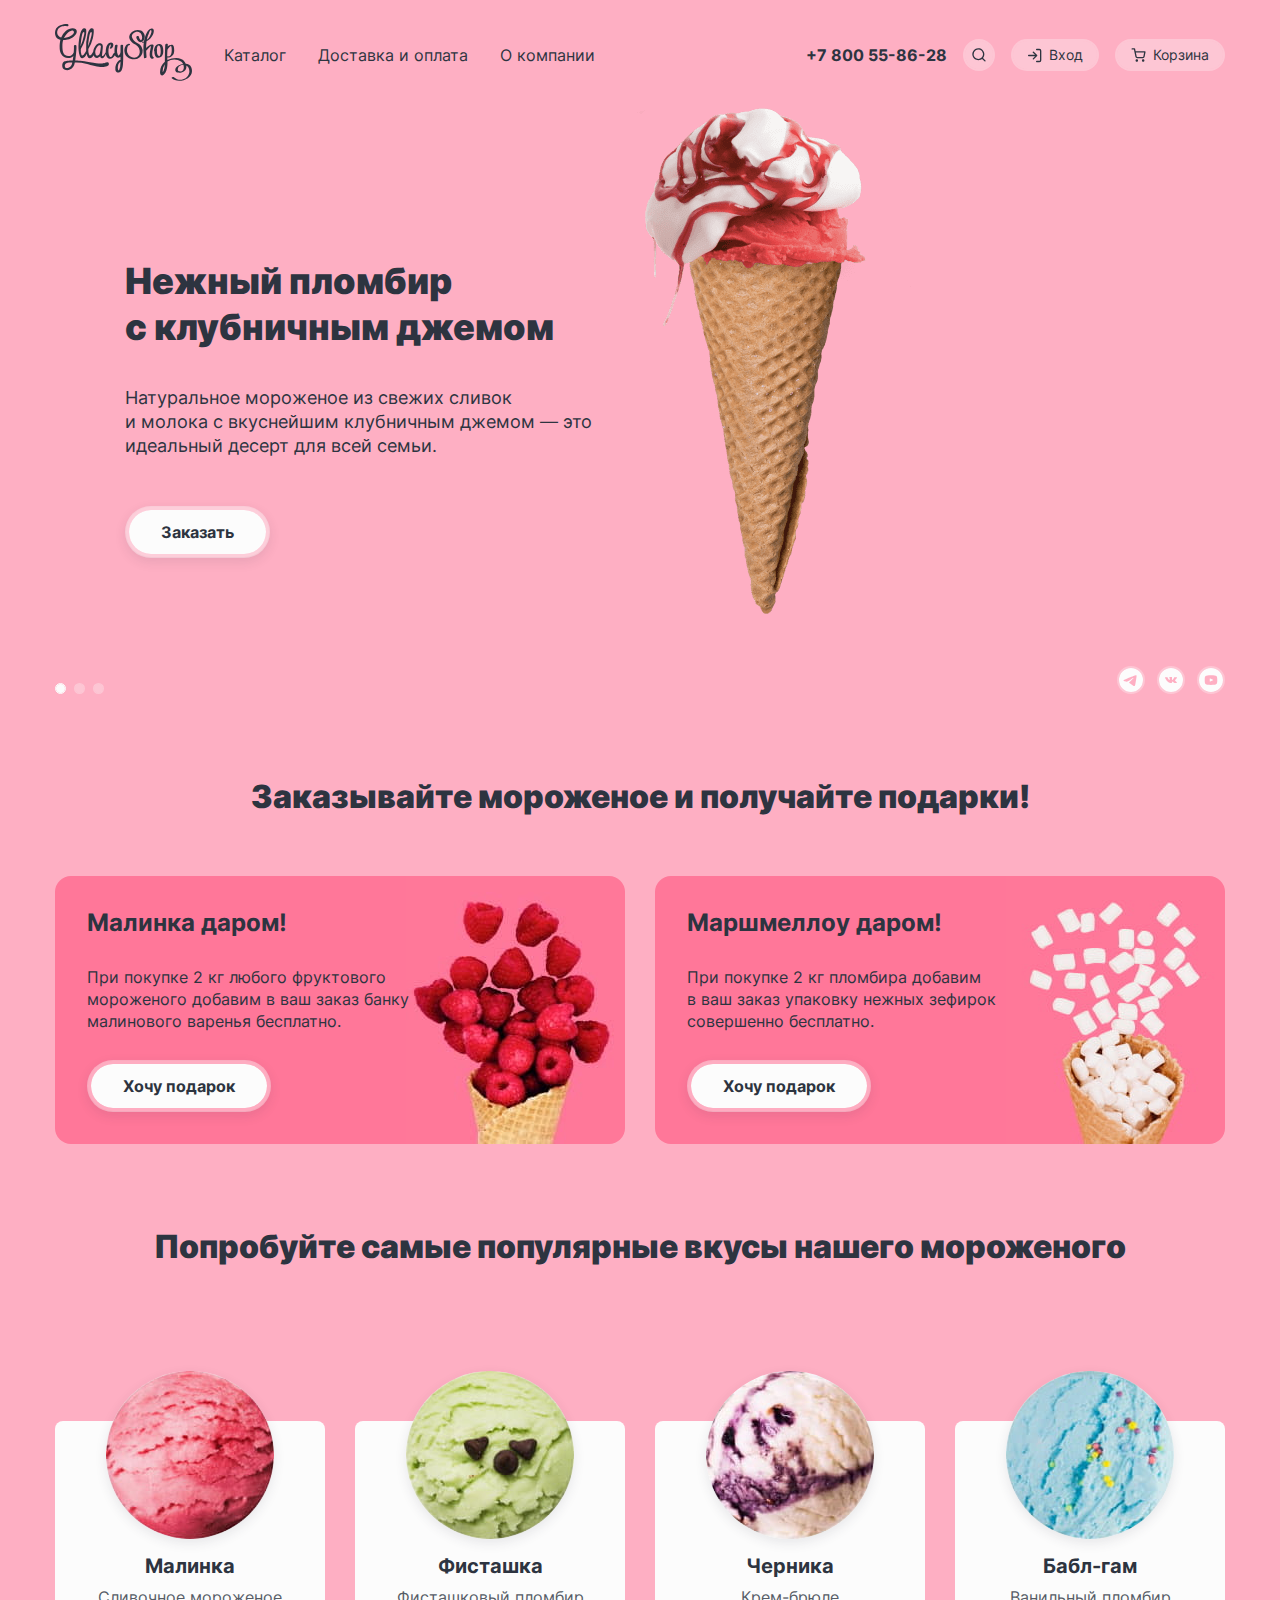
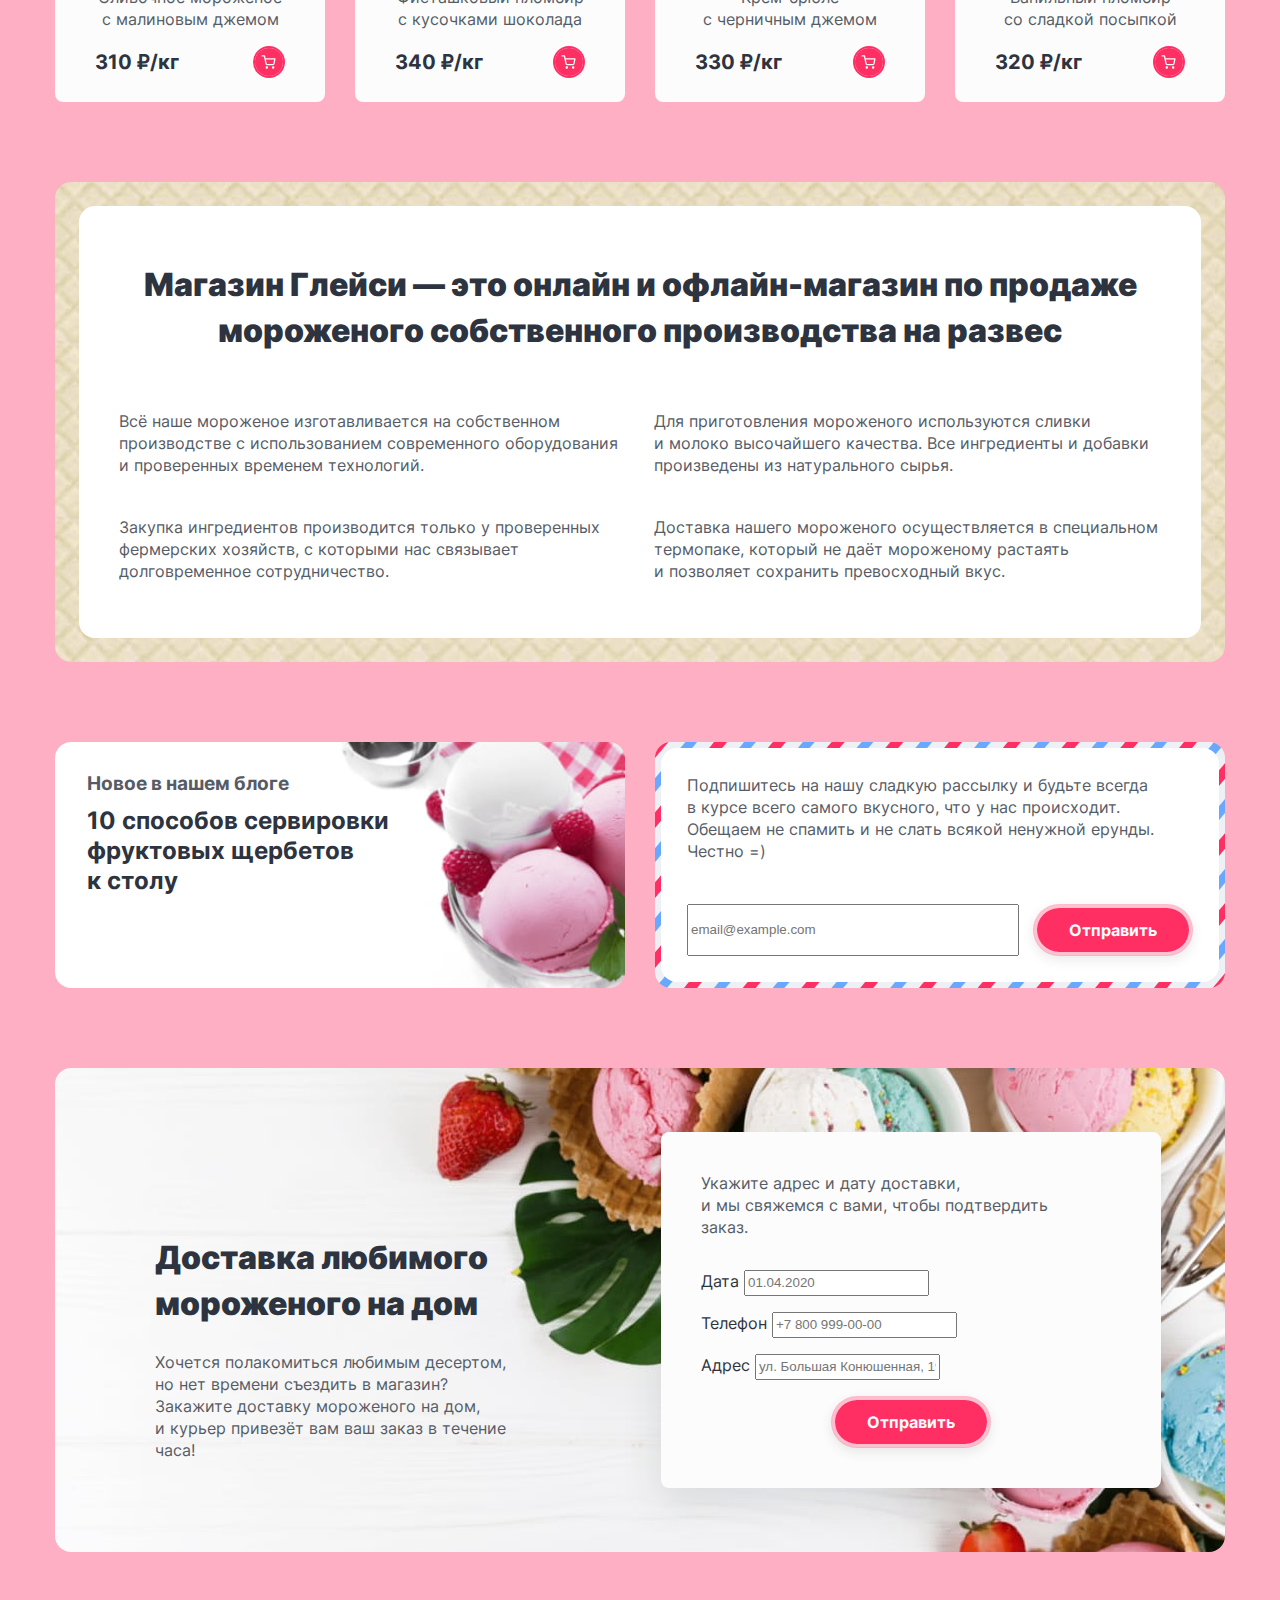
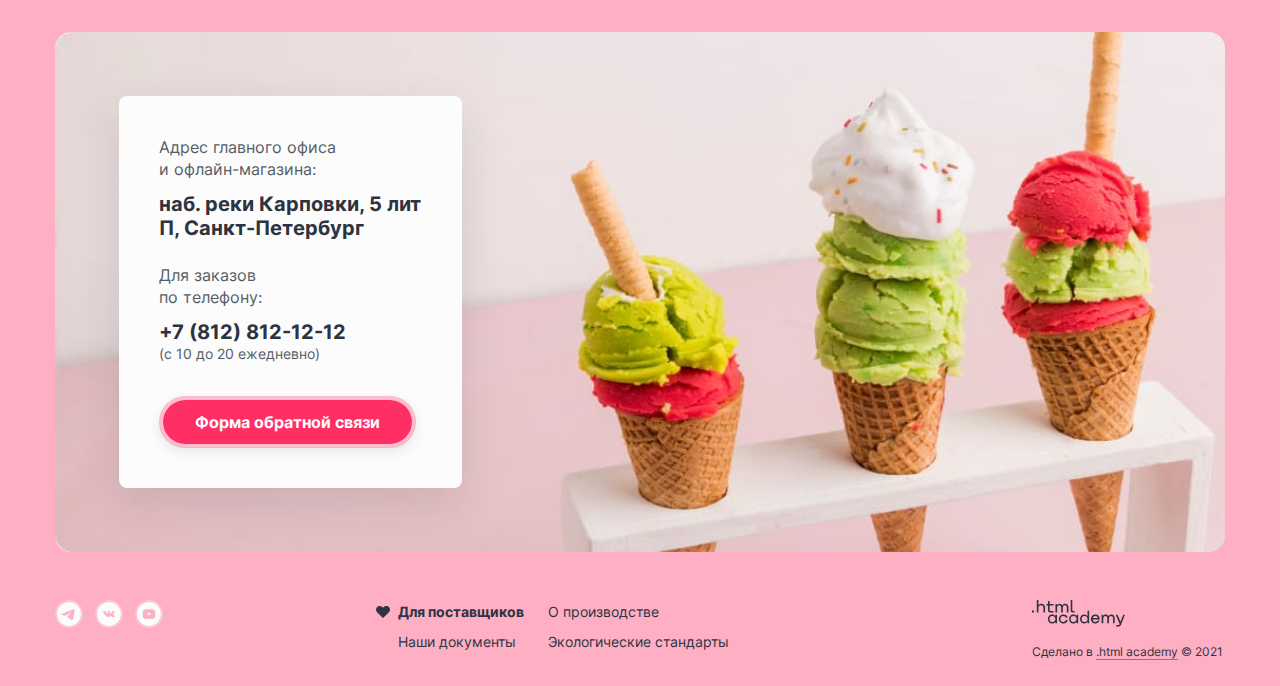
<file: 8/index.html>
<!DOCTYPE html>
<html lang="ru">

<head>
  <meta charset="utf-8">
  <title>Магазин мороженого Глейси</title>
  <meta name="description" content="Магазин Глейси – это онлайн и офлайн-магазин по продаже мороженого собственного производства на развес">
  <meta name="keywords" content="Глейси, магазин мороженого, мороженое, пломбир, сливочное мороженое, маршмеллоу, доставка мороженого">
  <link rel="stylesheet" href="styles/styles.css">
  <link rel="apple-touch-icon" sizes="180x180" href="images/apple-touch-icon.png">
  <link rel="icon" type="image/png" sizes="32x32" href="images/favicon-32x32.png">
  <link rel="icon" type="image/png" sizes="16x16" href="images/favicon-16x16.png">
  <link rel="manifest" href="/site.webmanifest">
  <link rel="mask-icon" href="/safari-pinned-tab.svg" color="#5bbad5">
  <meta name="msapplication-TileColor" content="#da532c">
  <meta name="theme-color" content="#ffffff">
  <base href="https://htmlacademy-htmlcss.github.io/2059779-gllacy-34/8/">
</head>

<body class="page">
  <div class="page-container">
    <header class="page-header">
      <nav class="navigation">
        <a class="navigation__logo" href="index.html">
          <img class="page-header-logo" src="images/page-header-logo.svg" width="137px" height="57px" alt="Логотип магазина мороженого «Глейси».">
        </a>
        <ul class="page-navigation page-navigation--site reset-list">
          <li class="page-navigation__item">
            <!-- Класс item как бы и не нужен. Посмотреть, что можно из геометрии на него перенести. Или из стилей. -->
            <a class="page-navigation__link page-navigation__link--site" href="catalog.html">Каталог</a>
          </li>
          <li class="page-navigation__item">
            <a class="page-navigation__link page-navigation__link--site" href="#">Доставка и&nbsp;оплата</a>
          </li>
          <li class="page-navigation__item">
            <a class="page-navigation__link page-navigation__link--site" href="#">О&nbsp;компании</a>
          </li>
        </ul>
        <a class="page-navigation__phone page-navigation__link--phone" href="tel:+78005558628">+7 800 55-86-28</a>
        <ul class="page-navigation page-navigation--user reset-list">
          <li class="page-navigation__item">
            <a class="page-navigation__link page-navigation__link--user page-navigation__link--serch" href="#">
              <svg class="page-navigation__icon" width="14" height="14" fill="none" aria-hidden="true" focusable="false" viewBox="0 0 14 14" xmlns="http://www.w3.org/2000/svg">
                <path fill-rule="evenodd" clip-rule="evenodd" d="M1.663 6.188a4.667 4.667 0 1 1 8.028 3.237.674.674 0 0 0-.124.124 4.667 4.667 0 0 1-7.904-3.361Zm8.412 4.688a6 6 0 1 1 .943-.943l2.45 2.45a.667.667 0 1 1-.943.943l-2.45-2.45Z" />
              </svg>
              <span class="visually-hidden page-navigation__text">Поиск.</span>
            </a>
          </li>
          <li class="page-navigation__item">
            <a class="page-navigation__link page-navigation__link--user" href="#">
              <svg class="page-navigation__icon" width="16" height="17" aria-hidden="true" focusable="false" viewBox="0 0 16 17" fill="none" xmlns="http://www.w3.org/2000/svg">
                <path fill-rule="evenodd" clip-rule="evenodd" d="M9 2.5246a.6667.6667 0 0 1 .6667-.6667h2.6666a1.9997 1.9997 0 0 1 2 2v9.3333a2 2 0 0 1-2 2H9.6667a.6666.6666 0 1 1 0-1.3333h2.6666a.6664.6664 0 0 0 .4714-.1953.6662.6662 0 0 0 .1953-.4714V3.8579a.6664.6664 0 0 0-.6667-.6667H9.6667A.6667.6667 0 0 1 9 2.5246ZM5.8619 4.7198a.6667.6667 0 0 1 .9428 0l3.3291 3.3291a.6627.6627 0 0 1 .129.177.664.664 0 0 1 .0705.2987.6636.6636 0 0 1-.1998.4759l-3.3288 3.3288a.6667.6667 0 1 1-.9428-.9428L8.057 9.1912H1.6668a.6667.6667 0 1 1 0-1.3333h6.3905L5.8619 5.6627a.6667.6667 0 0 1 0-.9429Z" />
              </svg>
              <span class="page-navigation__text">Вход</span>
            </a>
          </li>
          <li class="page-navigation__item">
            <a class="page-navigation__link page-navigation__link--user" href="#">
              <svg class="page-navigation__icon" width="16" height="16" aria-hidden="true" focusable="false" viewBox="0 0 16 16" fill="none" xmlns="http://www.w3.org/2000/svg">
                <path fill-rule="evenodd" clip-rule="evenodd" d="M1.16667 1.25C.79847 1.25.5 1.54848.5 1.91667c0 .36819.29848.66666.66667.66666h1.77127l.46743 2.33539a.66396.66396 0 0 0 .01063.0531l.96738 4.83333.00012.00056a1.8254 1.8254 0 0 0 .64571 1.06579c.3319.2672.74674.4098 1.17262.4033h5.62067a1.82555 1.82555 0 0 0 1.8185-1.46965l.001-.00499.9271-4.86144a.6669.6669 0 0 0-.1412-.54985.66678.66678 0 0 0-.5137-.24171H4.61072L4.1381 1.78583C4.07574 1.47426 3.80215 1.25 3.4844 1.25H1.16667Zm4.52431 8.29444L4.87759 5.4805h8.23081l-.7756 4.06686a.4923.4923 0 0 1-.1737.28555.4923.4923 0 0 1-.3181.10871v-.00013H6.19614v-.00012l-.01277.00025a.49218.49218 0 0 1-.4922-.39622l-.00019-.00096ZM4.55739 13.5054c0-.6879.55771-1.2457 1.24568-1.2457.68798 0 1.24569.5578 1.24569 1.2457 0 .688-.55771 1.2457-1.24569 1.2457-.68797 0-1.24568-.5577-1.24568-1.2457Zm6.37331 0c0-.6879.5577-1.2457 1.2457-1.2457.688 0 1.2457.5578 1.2457 1.2457 0 .688-.5577 1.2457-1.2457 1.2457-.688 0-1.2457-.5577-1.2457-1.2457Z" />
              </svg>
              <span class="page-navigation__text">Корзина</span>
            </a>
          </li>
        </ul>
      </nav>
    </header>
    <main class="main-index">
      <h1 class="visually-hidden">Магазин мороженого «Глейси»</h1>
      <section class="promo">
        <h2 class="visually-hidden">Выбор мороженого</h2>
        <ul class="slider reset-list">
          <li class="slider__item slider__item--active">
            <div class="slider__item-product">
              <p class="slider__title">Нежный пломбир с&nbsp;клубничным джемом</p>
              <p class="slider__definition">Натуральное мороженое из&nbsp;свежих сливок и&nbsp;молока с&nbsp;вкуснейшим клубничным джемом&nbsp;&mdash; это идеальный десерт для всей семьи.</p>
              <a class="button button--default" href="#">Заказать</a>
            </div>
            <img class="slider__image" src="images/slider/ice-cream-strawberry.png" width="306px" height="507px" alt="Пломбир с джемом в стаканчике.">
          </li>
          <li class="slider__item slider__item--inactive">
            <div class="slider__item-product slider__item-product--inactive">
              <p class="slider__title slider__title--inactive">Сливочное мороженое со&nbsp;вкусом банана</p>
              <p class="slider__definition slider__definition--inactive">Сливочное мороженое с&nbsp;ярким банановым вкусом подарит вам свежесть и&nbsp;наслаждение даже в&nbsp;самый жаркий летний день.</p>
              <a class="button button--default slider__order--inactive" href="#">Заказать</a>
            </div>
            <img class="slider__image slider__image--inactive" src="images/slider/ice-cream-banana.png" width="306px" height="507px" alt="Сливочное мороженое с бананом в стаканчике.">
          </li>
          <li class="slider__item slider__item--inactive">
            <div class="slider__item-product slider__item-product--inactive">
              <p class="slider__title slider__title--inactive">Карамельный пломбир с&nbsp;маршмеллоу</p>
              <p class="slider__definition slider__definition--inactive">Необычный сладкий десерт с&nbsp;карамельным топпингом и&nbsp;кусочками зефира завоюет сердца сладкоежек всех возрастов.</p>
              <a class="button button--default slider__order--inactive" href="#">Заказать</a>
            </div>
            <img class="slider__image slider__image--inactive" src="images/slider/ice-cream-marshmallow.png" width="306px" height="507px" alt="Пломбир с маршмеллоу в стаканчике.">
          </li>
        </ul>
        <button class="visually-hidden button slider-prev" type="button">
          <span class="visually-hidden">Предыдущее фото.</span>
        </button>
        <button class="visually-hidden button slider-next" type="button">
          <span class="visually-hidden">Следующее фото.</span>
        </button>
        <ol class="slider-pagination reset-list">
          <li class="slider-pagination__item">
            <button class="button slider-pagination__button slider-pagination__button--active">
              <span class="visually-hidden">Первый слайд.</span>
            </button>
          </li>
          <li class="slider-pagination__item">
            <button class="button slider-pagination__button">
              <span class="visually-hidden">Второй слайд.</span>
            </button>
          </li>
          <li class="slider-pagination__item">
            <button class="button slider-pagination__button">
              <span class="visually-hidden">Третий слайд.</span>
            </button>
          </li>
        </ol>
        <ul class="slider-social social reset-list">
          <li class="social__item">
            <a class="social__link" href="https://t.me/htmlacademy">
              <svg class="social__icon" width="24" height="24" aria-hidden="true" focusable="false" viewBox="0 0 24 24" fill="none" xmlns="http://www.w3.org/2000/svg">
                <path fill-rule="evenodd" clip-rule="evenodd" d="M24 12a12 12 0 1 1-24 0 12 12 0 0 1 24 0ZM12.43 8.86c-1.17.48-3.5 1.49-7 3.01-.57.23-.86.45-.9.67-.04.36.42.5 1.04.7l.27.08c.6.2 1.43.44 1.86.45.39 0 .82-.16 1.3-.48 3.27-2.21 4.96-3.33 5.06-3.35.08-.02.18-.04.25.02.07.07.07.18.06.22-.05.19-1.84 1.86-2.77 2.72a28.24 28.24 0 0 0-.82.79c-.57.54-1 .96.02 1.63.5.32.89.59 1.28.85a88.77 88.77 0 0 0 1.8 1.23c.5.35.95.67 1.5.62.32-.03.65-.33.82-1.23.4-2.13 1.18-6.73 1.36-8.63.01-.16 0-.31-.02-.47a.5.5 0 0 0-.17-.33.78.78 0 0 0-.46-.14c-.46.01-1.15.25-4.48 1.64Z" />
              </svg>
              <span class="visually-hidden">Телеграм.</span>
            </a>
          </li>
          <li class="social__item">
            <a class="social__link" href="https://vk.com/htmlacademy">
              <svg class="social__icon" width="24" height="24" aria-hidden="true" focusable="false" viewBox="0 0 24 24" fill="none" xmlns="http://www.w3.org/2000/svg">
                <path fill-rule="evenodd" clip-rule="evenodd" d="M24 12a12 12 0 1 1-24 0 12 12 0 0 1 24 0Zm-11.41 2.97h-.72s-1.58.09-2.98-1.18C7.37 12.4 6.03 9.65 6.03 9.65s-.07-.18 0-.27c.1-.1.36-.1.36-.1l1.72-.01s.16.02.27.1c.1.05.15.17.15.17s.28.61.65 1.17c.71 1.08 1.05 1.32 1.29 1.2.35-.16.25-1.53.25-1.53s0-.5-.18-.71c-.14-.17-.41-.22-.53-.24-.1-.01.06-.2.26-.3.31-.13.86-.13 1.5-.13.5 0 .65.03.84.07.46.1.44.41.41 1.08l-.02.7v.18c-.01.34-.02.73.23.88.13.07.45 0 1.26-1.19.38-.56.66-1.23.66-1.23s.07-.12.16-.17c.1-.05.24-.04.24-.04h1.8s.54-.06.63.15c.1.23-.2.75-.94 1.61-.7.82-1.03 1.12-1 1.38.01.2.23.38.66.72.89.73 1.13 1.1 1.18 1.2l.01.01c.4.58-.44.62-.44.62l-1.6.02s-.34.06-.8-.2a3.94 3.94 0 0 1-.69-.6c-.33-.34-.65-.66-.91-.58-.45.12-.44.96-.44.96s0 .18-.1.28c-.1.1-.32.12-.32.12Z" />
              </svg>
              <span class="visually-hidden">Вконтакте.</span>
            </a>
          </li>
          <li class="social__item">
            <a class="social__link" href="https://www.youtube.com/user/htmlacademyru">
              <svg class="social__icon" width="24" height="24" aria-hidden="true" focusable="false" viewBox="0 0 24 24" fill="none" xmlns="http://www.w3.org/2000/svg">
                <path d="m14.004 11.791-2.808-1.31c-.245-.114-.446.014-.446.285v2.468c0 .271.201.399.446.285l2.806-1.31c.247-.115.247-.303.002-.418ZM12 0C5.372 0 0 5.372 0 12s5.372 12 12 12 12-5.372 12-12S18.628 0 12 0Zm0 16.875c-6.143 0-6.25-.554-6.25-4.875S5.857 7.125 12 7.125c6.142 0 6.25.554 6.25 4.875s-.108 4.875-6.25 4.875Z" />
              </svg>
              <span class="visually-hidden">YouTube.</span>
            </a>
          </li>
        </ul>
      </section>
      <section class="promo-action">
        <h2 class="promo-action__title section-title">Заказывайте мороженое и&nbsp;получайте подарки!</h2>
        <div class="promo-action-cards cards">
          <div class="promo-action-cards__card card--big card--raspberry">
            <h3 class="promo-action-cards__title card-title">Малинка даром!</h3>
            <p class="promo-action-cards__description card-text">При покупке 2&nbsp;кг любого фруктового мороженого добавим в&nbsp;ваш заказ банку малинового варенья бесплатно.</p>
            <a class="button button--default" href="#">Хочу подарок</a>
          </div>
          <div class="promo-action-cards__card card--big card--marshmallow">
            <h3 class="promo-action-cards__title card-title">Маршмеллоу даром!</h3>
            <p class="promo-action-cards__description card-text">При покупке 2&nbsp;кг пломбира добавим в&nbsp;ваш заказ упаковку нежных зефирок совершенно бесплатно.</p>
            <a class="button button--default" href="#">Хочу подарок</a>
          </div>
        </div>
      </section>
      <section class="promo-action">
        <h2 class="promo-action__title section-title">Попробуйте самые популярные вкусы нашего мороженого</h2>
        <div class="product-cards">
          <article class="product-card card--small card--light-accent">
            <h3 class="product-card__title">Малинка</h3>
            <img class="product-card__image" src="images/catalog/raspberry.jpg" width="168px" height="168px" alt="">
            <p class="product-card__description">Сливочное мороженое с&nbsp;малиновым джемом</p>
            <div class="product-card__purchase">
              <b class="product-card__price">310&nbsp;₽/кг</b>
              <button class="product-card__button button" type="button">
                <svg class="product-card__icon" width="16" height="16" aria-hidden="true" focusable="false" viewBox="0 0 16 16" fill="none" xmlns="http://www.w3.org/2000/svg">
                  <path fill-rule="evenodd" clip-rule="evenodd" d="M1.16667 1.25C.79847 1.25.5 1.54848.5 1.91667c0 .36819.29848.66666.66667.66666h1.77127l.46743 2.33539a.66396.66396 0 0 0 .01063.0531l.96738 4.83333.00012.00056a1.8254 1.8254 0 0 0 .64571 1.06579c.3319.2672.74674.4098 1.17262.4033h5.62067a1.82555 1.82555 0 0 0 1.8185-1.46965l.001-.00499.9271-4.86144a.6669.6669 0 0 0-.1412-.54985.66678.66678 0 0 0-.5137-.24171H4.61072L4.1381 1.78583C4.07574 1.47426 3.80215 1.25 3.4844 1.25H1.16667Zm4.52431 8.29444L4.87759 5.4805h8.23081l-.7756 4.06686a.4923.4923 0 0 1-.1737.28555.4923.4923 0 0 1-.3181.10871v-.00013H6.19614v-.00012l-.01277.00025a.49218.49218 0 0 1-.4922-.39622l-.00019-.00096ZM4.55739 13.5054c0-.6879.55771-1.2457 1.24568-1.2457.68798 0 1.24569.5578 1.24569 1.2457 0 .688-.55771 1.2457-1.24569 1.2457-.68797 0-1.24568-.5577-1.24568-1.2457Zm6.37331 0c0-.6879.5577-1.2457 1.2457-1.2457.688 0 1.2457.5578 1.2457 1.2457 0 .688-.5577 1.2457-1.2457 1.2457-.688 0-1.2457-.5577-1.2457-1.2457Z" />
                </svg>
                <span class="visually-hidden">Заказать</span>
              </button>
            </div>
          </article>
          <article class="product-card card--small card--light-accent">
            <h3 class="product-card__title">Фисташка</h3>
            <img class="product-card__image" src="images/catalog/pistachio.jpg" width="168px" height="168px" alt="">
            <p class="product-card__description">Фисташковый пломбир с&nbsp;кусочками шоколада</p>
            <div class="product-card__purchase">
              <b class="product-card__price">340&nbsp;₽/кг</b>
              <button class="product-card__button button" type="button">
                <svg class="product-card__icon" width="16" height="16" aria-hidden="true" focusable="false" viewBox="0 0 16 16" fill="none" xmlns="http://www.w3.org/2000/svg">
                  <path fill-rule="evenodd" clip-rule="evenodd" d="M1.16667 1.25C.79847 1.25.5 1.54848.5 1.91667c0 .36819.29848.66666.66667.66666h1.77127l.46743 2.33539a.66396.66396 0 0 0 .01063.0531l.96738 4.83333.00012.00056a1.8254 1.8254 0 0 0 .64571 1.06579c.3319.2672.74674.4098 1.17262.4033h5.62067a1.82555 1.82555 0 0 0 1.8185-1.46965l.001-.00499.9271-4.86144a.6669.6669 0 0 0-.1412-.54985.66678.66678 0 0 0-.5137-.24171H4.61072L4.1381 1.78583C4.07574 1.47426 3.80215 1.25 3.4844 1.25H1.16667Zm4.52431 8.29444L4.87759 5.4805h8.23081l-.7756 4.06686a.4923.4923 0 0 1-.1737.28555.4923.4923 0 0 1-.3181.10871v-.00013H6.19614v-.00012l-.01277.00025a.49218.49218 0 0 1-.4922-.39622l-.00019-.00096ZM4.55739 13.5054c0-.6879.55771-1.2457 1.24568-1.2457.68798 0 1.24569.5578 1.24569 1.2457 0 .688-.55771 1.2457-1.24569 1.2457-.68797 0-1.24568-.5577-1.24568-1.2457Zm6.37331 0c0-.6879.5577-1.2457 1.2457-1.2457.688 0 1.2457.5578 1.2457 1.2457 0 .688-.5577 1.2457-1.2457 1.2457-.688 0-1.2457-.5577-1.2457-1.2457Z" />
                </svg>
                <span class="visually-hidden">Заказать</span>
              </button>
            </div>
          </article>
          <article class="product-card card--small card--light-accent">
            <h3 class="product-card__title">Черника</h3>
            <img class="product-card__image" src="images/catalog/blueberry.jpg" width="168px" height="168px" alt="">
            <p class="product-card__description">Крем-брюле с&nbsp;черничным джемом</p>
            <div class="product-card__purchase">
              <b class="product-card__price">330&nbsp;₽/кг</b>
              <button class="product-card__button button" type="button">
                <svg class="product-card__icon" width="16" height="16" aria-hidden="true" focusable="false" viewBox="0 0 16 16" fill="none" xmlns="http://www.w3.org/2000/svg">
                  <path fill-rule="evenodd" clip-rule="evenodd" d="M1.16667 1.25C.79847 1.25.5 1.54848.5 1.91667c0 .36819.29848.66666.66667.66666h1.77127l.46743 2.33539a.66396.66396 0 0 0 .01063.0531l.96738 4.83333.00012.00056a1.8254 1.8254 0 0 0 .64571 1.06579c.3319.2672.74674.4098 1.17262.4033h5.62067a1.82555 1.82555 0 0 0 1.8185-1.46965l.001-.00499.9271-4.86144a.6669.6669 0 0 0-.1412-.54985.66678.66678 0 0 0-.5137-.24171H4.61072L4.1381 1.78583C4.07574 1.47426 3.80215 1.25 3.4844 1.25H1.16667Zm4.52431 8.29444L4.87759 5.4805h8.23081l-.7756 4.06686a.4923.4923 0 0 1-.1737.28555.4923.4923 0 0 1-.3181.10871v-.00013H6.19614v-.00012l-.01277.00025a.49218.49218 0 0 1-.4922-.39622l-.00019-.00096ZM4.55739 13.5054c0-.6879.55771-1.2457 1.24568-1.2457.68798 0 1.24569.5578 1.24569 1.2457 0 .688-.55771 1.2457-1.24569 1.2457-.68797 0-1.24568-.5577-1.24568-1.2457Zm6.37331 0c0-.6879.5577-1.2457 1.2457-1.2457.688 0 1.2457.5578 1.2457 1.2457 0 .688-.5577 1.2457-1.2457 1.2457-.688 0-1.2457-.5577-1.2457-1.2457Z" />
                </svg>
                <span class="visually-hidden">Заказать</span>
              </button>
            </div>
          </article>
          <article class="product-card card--small card--light-accent">
            <h3 class="product-card__title">Бабл-гам</h3>
            <img class="product-card__image" src="images/catalog/bubble-gum.jpg" width="168px" height="168px" alt="">
            <p class="product-card__description">Ванильный пломбир со&nbsp;сладкой посыпкой</p>
            <div class="product-card__purchase">
              <b class="product-card__price">320&nbsp;₽/кг</b>
              <button class="product-card__button button" type="button">
                <svg class="product-card__icon" width="16" height="16" aria-hidden="true" focusable="false" viewBox="0 0 16 16" fill="none" xmlns="http://www.w3.org/2000/svg">
                  <path fill-rule="evenodd" clip-rule="evenodd" d="M1.16667 1.25C.79847 1.25.5 1.54848.5 1.91667c0 .36819.29848.66666.66667.66666h1.77127l.46743 2.33539a.66396.66396 0 0 0 .01063.0531l.96738 4.83333.00012.00056a1.8254 1.8254 0 0 0 .64571 1.06579c.3319.2672.74674.4098 1.17262.4033h5.62067a1.82555 1.82555 0 0 0 1.8185-1.46965l.001-.00499.9271-4.86144a.6669.6669 0 0 0-.1412-.54985.66678.66678 0 0 0-.5137-.24171H4.61072L4.1381 1.78583C4.07574 1.47426 3.80215 1.25 3.4844 1.25H1.16667Zm4.52431 8.29444L4.87759 5.4805h8.23081l-.7756 4.06686a.4923.4923 0 0 1-.1737.28555.4923.4923 0 0 1-.3181.10871v-.00013H6.19614v-.00012l-.01277.00025a.49218.49218 0 0 1-.4922-.39622l-.00019-.00096ZM4.55739 13.5054c0-.6879.55771-1.2457 1.24568-1.2457.68798 0 1.24569.5578 1.24569 1.2457 0 .688-.55771 1.2457-1.24569 1.2457-.68797 0-1.24568-.5577-1.24568-1.2457Zm6.37331 0c0-.6879.5577-1.2457 1.2457-1.2457.688 0 1.2457.5578 1.2457 1.2457 0 .688-.5577 1.2457-1.2457 1.2457-.688 0-1.2457-.5577-1.2457-1.2457Z" />
                </svg>
                <span class="visually-hidden">Заказать</span>
              </button>
            </div>
          </article>
        </div>
      </section>
      <section class="company-description card--big card--themed-border">
        <div class="company-description__container card--blank-accent">
          <h2 class="visually-hidden">О компании</h2>
          <article class="company-description__content">
            <h3 class="company-description__title section-title">Магазин Глейси&nbsp;&mdash; это онлайн и&nbsp;офлайн-магазин по&nbsp;продаже мороженого собственного производства на&nbsp;развес</h3>
            <ul class="company-description__features-list reset-list">
              <li class="company-description__features-item">Всё наше мороженое изготавливается на&nbsp;собственном производстве с&nbsp;использованием современного оборудования и&nbsp;проверенных временем технологий.</li>
              <li class="company-description__features-item">Для приготовления мороженого используются сливки и&nbsp;молоко высочайшего качества. Все ингредиенты и&nbsp;добавки произведены из&nbsp;натурального сырья.</li>
              <li class="company-description__features-item">Закупка ингредиентов производится только у&nbsp;проверенных фермерских хозяйств, с&nbsp;которыми нас связывает долговременное сотрудничество.</li>
              <li class="company-description__features-item">Доставка нашего мороженого осуществляется в&nbsp;специальном термопаке, который не&nbsp;даёт мороженому растаять и&nbsp;позволяет сохранить превосходный вкус.</li>
            </ul>
          </article>
        </div>
      </section>
      <section class="main-news">
        <h2 class="visually-hidden">Новости</h2>
        <div class="cards">
          <article class="main-news__item card--big card--blog">
            <div class="main-news__container main-news__container--blog">
              <h3 class="main-news__blog-title">Новое в&nbsp;нашем блоге</h3>
              <a class="main-news__blog" href="#">10&nbsp;способов сервировки фруктовых щербетов к&nbsp;столу</a>
            </div>
          </article>
          <aside class="main-news__item main-news__item--subscription card--big card--post-border">
            <div class="main-news__container card--big card--blank-accent">
              <p class="main-news__subscription">Подпишитесь на&nbsp;нашу сладкую рассылку и&nbsp;будьте всегда в&nbsp;курсе всего самого вкусного, что у&nbsp;нас происходит. Обещаем не&nbsp;спамить и&nbsp;не&nbsp;слать всякой ненужной ерунды. Честно =)</p>
              <form class="main-news__subscription-form" action="https://echo.htmlacademy.ru/" method="post">
                <label class="visually-hidden" for="newsletter-email">Email.</label>
                <input class="main-news__subscription-input input" placeholder="email@example.com" type="email" name="newsletter-email" id="newsletter-email" required>
                <button class="button button--bright-accent" type="submit">Отправить</button>
              </form>
            </div>
        </div>
        </aside>
      </section>
      <section class="delivery card--big">
        <div class="card-content">
          <div class="delivery__text">
            <h2 class="delivery__title section-title section-title--delivery">Доставка любимого мороженого на&nbsp;дом</h2>
            <p class="delivery__description">Хочется полакомиться любимым десертом, но&nbsp;нет времени съездить в&nbsp;магазин? Закажите доставку мороженого на&nbsp;дом, и&nbsp;курьер привезёт вам ваш заказ в&nbsp;течение
              часа!</p>
          </div>
          <div class="delivery__order card--light-accent card--small">
            <p class="delivery__form-description">Укажите адрес и&nbsp;дату доставки, и&nbsp;мы&nbsp;свяжемся с&nbsp;вами, чтобы подтвердить заказ.</p>
            <form class="delivery__form" action="https://echo.htmlacademy.ru/" method="post">
              <p class="delivery__form-date">
                <label class="delivery__form-label" for="delivery-date">Дата</label>
                <input class="delivery__input input" type="text" id="delivery-date" name="delivery-date" placeholder="01.04.2020" required>
              </p>
              <p class="delivery__form-phone-nubmer">
                <label class="delivery__form-label" for="delivery-phone">Телефон</label>
                <input class="delivery__input input" type="text" id="delivery-phone" name="delivery-phone" placeholder="+7 800 999-00-00" required>
              </p>
              <p class="delivery__form-address">
                <label class="delivery__form-label" for="delivery-address">Адрес</label>
                <input class="delivery__input input" type="text" id="delivery-address" name="delivery-address" placeholder="ул. Большая Конюшенная, 19/8" required>
              </p>
              <div class="delivery__button">
                <button class="button button--bright-accent" type="submit">Отправить</button>
              </div>
            </form>
          </div>
        </div>
      </section>
      <section class="contacts card--big">
        <div class="card-content">
          <h2 class="visually-hidden">Контактная информация</h2>
          <address class="contacts__card card--light-accent card--small">
            <p class="contacts__title">Адрес главного офиса и&nbsp;офлайн-магазина:</p>
            <p class="contacts__address">наб. реки Карповки, 5&nbsp;лит П, Санкт-Петербург</p>
            <p class="contacts__title">Для заказов по&nbsp;телефону:</p>
            <a class="contacts__phone-number" href="tel:+78128121212">+7&nbsp;(812)&nbsp;812-12-12</a>
            <p class="contacts__note">(с&nbsp;10&nbsp;до&nbsp;20&nbsp;ежедневно)</p>
            <button class="button button--bright-accent" type="button">Форма обратной связи</button>
          </address>
        </div>
      </section>
    </main>
    <footer class="page-footer">
      <ul class="footer-social social reset-list">
        <li class="social__item">
          <a class="social__link" href="https://t.me/htmlacademy">
            <svg class="social__icon" width="24" height="24" aria-hidden="true" focusable="false" viewBox="0 0 24 24" fill="none" xmlns="http://www.w3.org/2000/svg">
              <path fill-rule="evenodd" clip-rule="evenodd" d="M24 12a12 12 0 1 1-24 0 12 12 0 0 1 24 0ZM12.43 8.86c-1.17.48-3.5 1.49-7 3.01-.57.23-.86.45-.9.67-.04.36.42.5 1.04.7l.27.08c.6.2 1.43.44 1.86.45.39 0 .82-.16 1.3-.48 3.27-2.21 4.96-3.33 5.06-3.35.08-.02.18-.04.25.02.07.07.07.18.06.22-.05.19-1.84 1.86-2.77 2.72a28.24 28.24 0 0 0-.82.79c-.57.54-1 .96.02 1.63.5.32.89.59 1.28.85a88.77 88.77 0 0 0 1.8 1.23c.5.35.95.67 1.5.62.32-.03.65-.33.82-1.23.4-2.13 1.18-6.73 1.36-8.63.01-.16 0-.31-.02-.47a.5.5 0 0 0-.17-.33.78.78 0 0 0-.46-.14c-.46.01-1.15.25-4.48 1.64Z" />
            </svg>
            <span class="visually-hidden">Телеграм.</span>
          </a>
        </li>
        <li class="social__item">
          <a class="social__link" href="https://vk.com/htmlacademy">
            <svg class="social__icon" width="24" height="24" aria-hidden="true" focusable="false" viewBox="0 0 24 24" fill="none" xmlns="http://www.w3.org/2000/svg">
              <path fill-rule="evenodd" clip-rule="evenodd" d="M24 12a12 12 0 1 1-24 0 12 12 0 0 1 24 0Zm-11.41 2.97h-.72s-1.58.09-2.98-1.18C7.37 12.4 6.03 9.65 6.03 9.65s-.07-.18 0-.27c.1-.1.36-.1.36-.1l1.72-.01s.16.02.27.1c.1.05.15.17.15.17s.28.61.65 1.17c.71 1.08 1.05 1.32 1.29 1.2.35-.16.25-1.53.25-1.53s0-.5-.18-.71c-.14-.17-.41-.22-.53-.24-.1-.01.06-.2.26-.3.31-.13.86-.13 1.5-.13.5 0 .65.03.84.07.46.1.44.41.41 1.08l-.02.7v.18c-.01.34-.02.73.23.88.13.07.45 0 1.26-1.19.38-.56.66-1.23.66-1.23s.07-.12.16-.17c.1-.05.24-.04.24-.04h1.8s.54-.06.63.15c.1.23-.2.75-.94 1.61-.7.82-1.03 1.12-1 1.38.01.2.23.38.66.72.89.73 1.13 1.1 1.18 1.2l.01.01c.4.58-.44.62-.44.62l-1.6.02s-.34.06-.8-.2a3.94 3.94 0 0 1-.69-.6c-.33-.34-.65-.66-.91-.58-.45.12-.44.96-.44.96s0 .18-.1.28c-.1.1-.32.12-.32.12Z" />
            </svg>
            <span class="visually-hidden">Вконтакте.</span>
          </a>
        </li>
        <li class="social__item">
          <a class="social__link" href="https://www.youtube.com/user/htmlacademyru">
            <svg class="social__icon" width="24" height="24" aria-hidden="true" focusable="false" viewBox="0 0 24 24" fill="none" xmlns="http://www.w3.org/2000/svg">
              <path d="m14.004 11.791-2.808-1.31c-.245-.114-.446.014-.446.285v2.468c0 .271.201.399.446.285l2.806-1.31c.247-.115.247-.303.002-.418ZM12 0C5.372 0 0 5.372 0 12s5.372 12 12 12 12-5.372 12-12S18.628 0 12 0Zm0 16.875c-6.143 0-6.25-.554-6.25-4.875S5.857 7.125 12 7.125c6.142 0 6.25.554 6.25 4.875s-.108 4.875-6.25 4.875Z" />
            </svg>
            <span class="visually-hidden">YouTube.</span>
          </a>
        </li>
      </ul>
      <ul class="about reset-list">
        <li class="about__item">
          <a href="#" class="about__link about__link--favorite">Для поставщиков</a>
        </li>
        <li class="about__item">
          <a href="#" class="about__link">О&nbsp;производстве</a>
        </li>
        <li class="about__item">
          <a href="#" class="about__link">Наши документы</a>
        </li>
        <li class="about__item">
          <a href="#" class="about__link">Экологические стандарты</a>
        </li>
      </ul>
      <div class="footer-logo-container">
        <a class="footer-logo" href="https://htmlacademy.ru/">
          <img class="footer-logo__image" src="images/footer-logo.svg" width="93px" height="27px" alt="логотип HTML Academy.">
        </a>
        <p class="about-text">Сделано в&nbsp;<a class="htmlacademy-link" href="https://htmlacademy.ru/">.html&nbsp;academy</a>&nbsp;©&nbsp;2021</p>
      </div>
    </footer>
  </div>
</body>

</html>
</file>
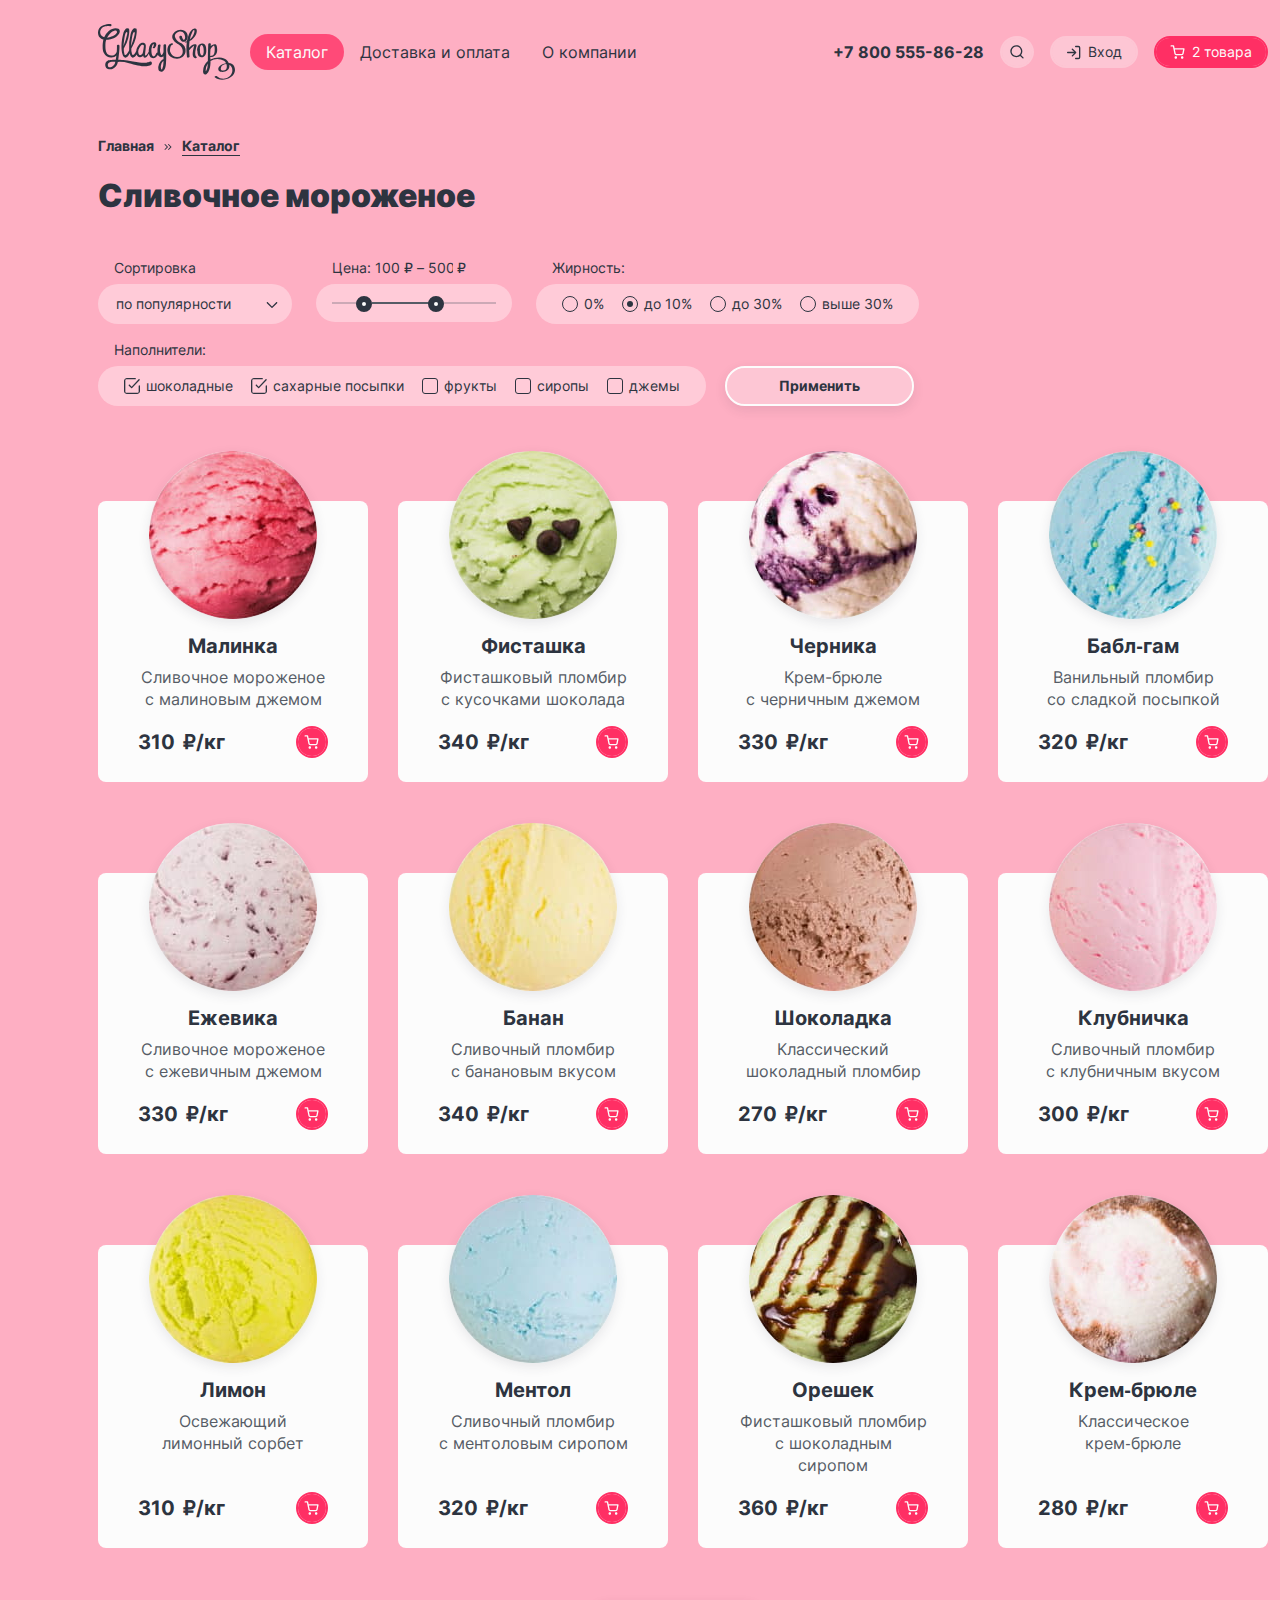
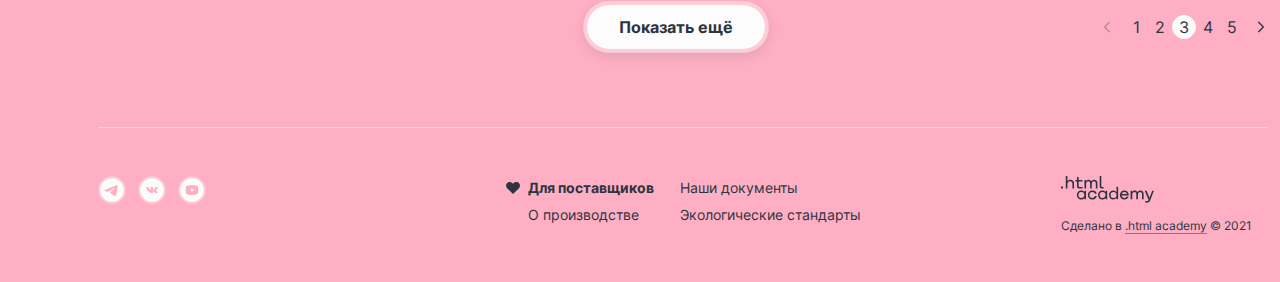
<file: catalog.html>
<!DOCTYPE html>
<html lang="ru">

  <head>
    <meta charset="utf-8">
    <title>Сливочное мороженое</title>
    <meta name="description" content="Вкусное мороженое на основе жирных сливок в магазине Глейси">
    <meta name="keywords" content="сливочное мороженое, купить мороженое, заказать мороженое, смерть от ожирения, магазин мороженого, каталог мороженого, мороженое, пломбир, маршмеллоу, доставка мороженого">
    <link rel="stylesheet" href="styles/styles.css">
    <link rel="apple-touch-icon" sizes="180x180" href="images/apple-touch-icon.png">
    <link rel="icon" type="image/png" sizes="32x32" href="images/favicon-32x32.png">
    <link rel="icon" type="image/png" sizes="16x16" href="images/favicon-16x16.png">
    <link rel="manifest" href="/site.webmanifest">
    <meta name="msapplication-TileColor" content="#da532c">
    <meta name="theme-color" content="#ffffff">
  </head>

  <body class="page">
    <div class="popup">
      <div class="page-container">
        <header class="page-header common-header">
          <nav class="navigation">
            <a class="navigation__logo-link" href="index.html">
              <img class="navigation__logo" src="images/page-header-logo.svg" width="137" height="57" alt="Логотип магазина мороженого «Глейси».">
            </a>
            <ul class="site-menu reset-list">
              <li class="site-menu__item dropdown">
                <a class="site-menu__link site-menu__link--current" href="catalog.html">Каталог</a>
                <ul class="dropdown__list reset-list">
                  <li class="dropdown__item"><a class="dropdown__link dropdown__link--featured" href="#">Новинки</a></li>
                  <li class="dropdown__item"><a class="dropdown__link" href="#">Сливочное</a></li>
                  <li class="dropdown__item"><a class="dropdown__link" href="#">Щербеты</a></li>
                  <li class="dropdown__item"><a class="dropdown__link" href="#">Фруктовый лёд</a></li>
                  <li class="dropdown__item"><a class="dropdown__link" href="#">Мелорин</a></li>
                </ul>
              </li>
              <li class="site-menu__item">
                <a class="site-menu__link" href="#">Доставка и&nbsp;оплата</a>
              </li>
              <li class="site-menu__item">
                <a class="site-menu__link" href="#">О&nbsp;компании</a>
              </li>
            </ul>
            <a class="navigation__phone" href="tel:+78005558628" aria-label="Телефон для заказа">+7 800 555-86-28</a>
            <ul class="user-menu reset-list">
              <li class="user-menu__item">
                <a class="user-menu__link user-menu__link--search" href="#search">
                  <svg class="user-menu__icon" width="14" height="14" fill="none" aria-hidden="true" focusable="false" viewBox="0 0 14 14" xmlns="http://www.w3.org/2000/svg">
                    <path fill-rule="evenodd" clip-rule="evenodd" d="M1.663 6.188a4.667 4.667 0 1 1 8.028 3.237.674.674 0 0 0-.124.124 4.667 4.667 0 0 1-7.904-3.361Zm8.412 4.688a6 6 0 1 1 .943-.943l2.45 2.45a.667.667 0 1 1-.943.943l-2.45-2.45Z" />
                  </svg>
                  <span class="visually-hidden">Поиск.</span>
                </a>
              </li>
              <li class="user-menu__item">
                <a class="user-menu__link" href="#login">
                  <svg class="user-menu__icon" width="16" height="17" aria-hidden="true" focusable="false" viewBox="0 0 16 17" fill="none" xmlns="http://www.w3.org/2000/svg">
                    <path fill-rule="evenodd" clip-rule="evenodd" d="M9 2.5246a.6667.6667 0 0 1 .6667-.6667h2.6666a1.9997 1.9997 0 0 1 2 2v9.3333a2 2 0 0 1-2 2H9.6667a.6666.6666 0 1 1 0-1.3333h2.6666a.6664.6664 0 0 0 .4714-.1953.6662.6662 0 0 0 .1953-.4714V3.8579a.6664.6664 0 0 0-.6667-.6667H9.6667A.6667.6667 0 0 1 9 2.5246ZM5.8619 4.7198a.6667.6667 0 0 1 .9428 0l3.3291 3.3291a.6627.6627 0 0 1 .129.177.664.664 0 0 1 .0705.2987.6636.6636 0 0 1-.1998.4759l-3.3288 3.3288a.6667.6667 0 1 1-.9428-.9428L8.057 9.1912H1.6668a.6667.6667 0 1 1 0-1.3333h6.3905L5.8619 5.6627a.6667.6667 0 0 1 0-.9429Z" />
                  </svg>
                  <span>Вход</span>
                </a>
              </li>
              <li class="user-menu__item">
                <a class="user-menu__link user-menu__link--current" href="#cart">
                  <svg class="user-menu__icon" width="16" height="16" aria-hidden="true" focusable="false" viewBox="0 0 16 16" fill="none" xmlns="http://www.w3.org/2000/svg">
                    <path fill-rule="evenodd" clip-rule="evenodd" d="M1.16667 1.25C.79847 1.25.5 1.54848.5 1.91667c0 .36819.29848.66666.66667.66666h1.77127l.46743 2.33539a.66396.66396 0 0 0 .01063.0531l.96738 4.83333.00012.00056a1.8254 1.8254 0 0 0 .64571 1.06579c.3319.2672.74674.4098 1.17262.4033h5.62067a1.82555 1.82555 0 0 0 1.8185-1.46965l.001-.00499.9271-4.86144a.6669.6669 0 0 0-.1412-.54985.66678.66678 0 0 0-.5137-.24171H4.61072L4.1381 1.78583C4.07574 1.47426 3.80215 1.25 3.4844 1.25H1.16667Zm4.52431 8.29444L4.87759 5.4805h8.23081l-.7756 4.06686a.4923.4923 0 0 1-.1737.28555.4923.4923 0 0 1-.3181.10871v-.00013H6.19614v-.00012l-.01277.00025a.49218.49218 0 0 1-.4922-.39622l-.00019-.00096ZM4.55739 13.5054c0-.6879.55771-1.2457 1.24568-1.2457.68798 0 1.24569.5578 1.24569 1.2457 0 .688-.55771 1.2457-1.24569 1.2457-.68797 0-1.24568-.5577-1.24568-1.2457Zm6.37331 0c0-.6879.5577-1.2457 1.2457-1.2457.688 0 1.2457.5578 1.2457 1.2457 0 .688-.5577 1.2457-1.2457 1.2457-.688 0-1.2457-.5577-1.2457-1.2457Z" />
                  </svg>
                  <span>2 товара</span>
                </a>
              </li>
            </ul>
          </nav>
        </header>
        <main class="main-catalog">
          <ul class="breadcrumbs reset-list">
            <li class="breadcrumbs__item">
              <a class="breadcrumbs__link" href="index.html">Главная</a>
            </li>
            <li class="breadcrumbs__item">
              <a class="breadcrumbs__link breadcrumbs__link--current">Каталог</a>
            </li>
          </ul>
          <h1 class="catalog-title section-title section-title--сatalog">Сливочное мороженое</h1>
          <section>
            <h2 class="visually-hidden">Список товаров с фильтрами</h2>
            <form class="filter" action="https://echo.htmlacademy.ru/" method="get">
              <div class="filter__content">
                <fieldset class="filter__item" aria-label="Фильтр по параметрам">
                  <h3 class="filter__title">Сортировка</h3>
                  <select class="filter__select filter__container filter__container--select" aria-label="Сортировка" name="sorting">
                    <option value="popular">по популярности</option>
                    <option value="price">по цене</option>
                    <option value="calory">по калорийности</option>
                  </select>
                </fieldset>
                <fieldset class="filter__item" aria-label="Фильтр по цене">
                  <h3 class="filter__title filter__title--range">
                    <label class="filter__label"><span>Цена:</span><input class="filter__select filter__select--price" type="number" value="100" name="min-price" tabindex="-1"><span>₽</span></label>
                    <label class="filter__label"><span>–</span><input class="filter__select  filter__select--price" type="number" value="500" name="max-price" tabindex="-1"><span>₽</span></label>
                  </h3>
                  <div class="filter__container filter__container--range">
                    <div class="filter__scale">
                      <div class="filter__bar">
                        <button class="filter__toggle filter__toggle--min" type="button">
                          <span class="visually-hidden">Изменить минимальную цену.</span>
                        </button>
                        <button class="filter__toggle filter__toggle--max" type="button">
                          <span class="visually-hidden">Изменить максимальную цену.</span>
                        </button>
                      </div>
                    </div>
                  </div>
                </fieldset>
                <fieldset class="filter__item" aria-label="Фильтр по жирности">
                  <h3 class="filter__title">Жирность:</h3>
                  <ul class="filter__container filter__container--checks reset-list">
                    <li>
                      <label class="filter__label filter__label--checks">
                        <input class="filter__input visually-hidden" type="radio" name="product-group" value="0%">
                        <span class="filter__check filter__check--radio"></span>
                        <span class="filter__value">0%</span>
                      </label>
                    </li>
                    <li>
                      <label class="filter__label filter__label--checks">
                        <input class="filter__input visually-hidden" type="radio" name="product-group" value="10%" checked>
                        <span class="filter__check filter__check--radio"></span>
                        <span class="filter__value">до 10%</span>
                      </label>
                    </li>
                    <li>
                      <label class="filter__label filter__label--checks">
                        <input class="filter__input visually-hidden" type="radio" name="product-group" value="30%">
                        <span class="filter__check filter__check--radio"></span>
                        <span class="filter__value">до 30%</span>
                      </label>
                    </li>
                    <li>
                      <label class="filter__label filter__label--checks">
                        <input class="filter__input visually-hidden" type="radio" name="product-group" value="above 30%">
                        <span class="filter__check filter__check--radio"></span>
                        <span class="filter__value">выше 30%</span>
                      </label>
                    </li>
                  </ul>
                </fieldset>
              </div>
              <div class="filter__content">
                <fieldset class="filter__item" aria-label="Фильтр по наполнителям">
                  <h3 class="filter__title">Наполнители:</h3>
                  <ul class="filter__container filter__container--checks reset-list">
                    <li>
                      <label class="filter__label filter__label--checks">
                        <input class="filter__input visually-hidden" type="checkbox" name="chocolate" checked>
                        <span class="filter__check filter__check--box"></span>
                        <span class="filter__value">шоколадные</span>
                      </label>
                    </li>
                    <li>
                      <label class="filter__label filter__label--checks">
                        <input class="filter__input visually-hidden" type="checkbox" name="sugar-sprinkles" checked>
                        <span class="filter__check filter__check--box"></span>
                        <span class="filter__value">сахарные посыпки</span>
                      </label>
                    </li>
                    <li>
                      <label class="filter__label filter__label--checks">
                        <input class="filter__input visually-hidden" type="checkbox" name="fruits">
                        <span class="filter__check filter__check--box"></span>
                        <span class="filter__value">фрукты</span>
                      </label>
                    </li>
                    <li>
                      <label class="filter__label filter__label--checks">
                        <input class="filter__input visually-hidden" type="checkbox" name="syrups">
                        <span class="filter__check filter__check--box"></span>
                        <span class="filter__value">сиропы</span>
                      </label>
                    </li>
                    <li>
                      <label class="filter__label filter__label--checks">
                        <input class="filter__input visually-hidden" type="checkbox" name="jams">
                        <span class="filter__check filter__check--box"></span>
                        <span class="filter__value">джемы</span>
                      </label>
                    </li>
                  </ul>
                </fieldset>
              </div>
              <button class="button button--light-accent button--filter" type="submit">Применить</button>
            </form>
            <div class="catalog-products-container product-cards product-cards--catalog">
              <article class="product-card">
                <div class="product-card__product">
                  <h3 class="product-card__title"><a class="product-card__link" href="#">Малинка</a></h3>
                  <a class="product-card__img-link" href="#" tabindex="-1"><img class="product-card__image" src="images/catalog/raspberry.jpg" width="168" height="168" alt=""></a>
                </div>
                <p class="product-card__description">Сливочное мороженое с&nbsp;малиновым джемом</p>
                <div class="product-card__purchase">
                  <b class="product-card__price">310&nbsp;<span class="product-card__currency">₽/кг</span></b>
                  <button class="product-card__button button" type="button">
                    <svg class="product-card__icon" width="16" height="16" aria-hidden="true" focusable="false" viewBox="0 0 16 16" fill="none" xmlns="http://www.w3.org/2000/svg">
                      <path fill-rule="evenodd" clip-rule="evenodd" d="M1.16667 1.25C.79847 1.25.5 1.54848.5 1.91667c0 .36819.29848.66666.66667.66666h1.77127l.46743 2.33539a.66396.66396 0 0 0 .01063.0531l.96738 4.83333.00012.00056a1.8254 1.8254 0 0 0 .64571 1.06579c.3319.2672.74674.4098 1.17262.4033h5.62067a1.82555 1.82555 0 0 0 1.8185-1.46965l.001-.00499.9271-4.86144a.6669.6669 0 0 0-.1412-.54985.66678.66678 0 0 0-.5137-.24171H4.61072L4.1381 1.78583C4.07574 1.47426 3.80215 1.25 3.4844 1.25H1.16667Zm4.52431 8.29444L4.87759 5.4805h8.23081l-.7756 4.06686a.4923.4923 0 0 1-.1737.28555.4923.4923 0 0 1-.3181.10871v-.00013H6.19614v-.00012l-.01277.00025a.49218.49218 0 0 1-.4922-.39622l-.00019-.00096ZM4.55739 13.5054c0-.6879.55771-1.2457 1.24568-1.2457.68798 0 1.24569.5578 1.24569 1.2457 0 .688-.55771 1.2457-1.24569 1.2457-.68797 0-1.24568-.5577-1.24568-1.2457Zm6.37331 0c0-.6879.5577-1.2457 1.2457-1.2457.688 0 1.2457.5578 1.2457 1.2457 0 .688-.5577 1.2457-1.2457 1.2457-.688 0-1.2457-.5577-1.2457-1.2457Z" />
                    </svg>
                    <span class="visually-hidden">Заказать</span>
                  </button>
                </div>
              </article>
              <article class="product-card">
                <div class="product-card__product">
                  <h3 class="product-card__title"><a class="product-card__link" href="#">Фисташка</a></h3>
                  <a class="product-card__img-link" href="#" tabindex="-1"><img class="product-card__image" src="images/catalog/pistachio.jpg" width="168" height="168" alt=""></a>

                </div>
                <p class="product-card__description">Фисташковый пломбир с&nbsp;кусочками шоколада</p>
                <div class="product-card__purchase">
                  <b class="product-card__price">340&nbsp;<span class="product-card__currency">₽/кг</span></b>
                  <button class="product-card__button button" type="button">
                    <svg class="product-card__icon" width="16" height="16" aria-hidden="true" focusable="false" viewBox="0 0 16 16" fill="none" xmlns="http://www.w3.org/2000/svg">
                      <path fill-rule="evenodd" clip-rule="evenodd" d="M1.16667 1.25C.79847 1.25.5 1.54848.5 1.91667c0 .36819.29848.66666.66667.66666h1.77127l.46743 2.33539a.66396.66396 0 0 0 .01063.0531l.96738 4.83333.00012.00056a1.8254 1.8254 0 0 0 .64571 1.06579c.3319.2672.74674.4098 1.17262.4033h5.62067a1.82555 1.82555 0 0 0 1.8185-1.46965l.001-.00499.9271-4.86144a.6669.6669 0 0 0-.1412-.54985.66678.66678 0 0 0-.5137-.24171H4.61072L4.1381 1.78583C4.07574 1.47426 3.80215 1.25 3.4844 1.25H1.16667Zm4.52431 8.29444L4.87759 5.4805h8.23081l-.7756 4.06686a.4923.4923 0 0 1-.1737.28555.4923.4923 0 0 1-.3181.10871v-.00013H6.19614v-.00012l-.01277.00025a.49218.49218 0 0 1-.4922-.39622l-.00019-.00096ZM4.55739 13.5054c0-.6879.55771-1.2457 1.24568-1.2457.68798 0 1.24569.5578 1.24569 1.2457 0 .688-.55771 1.2457-1.24569 1.2457-.68797 0-1.24568-.5577-1.24568-1.2457Zm6.37331 0c0-.6879.5577-1.2457 1.2457-1.2457.688 0 1.2457.5578 1.2457 1.2457 0 .688-.5577 1.2457-1.2457 1.2457-.688 0-1.2457-.5577-1.2457-1.2457Z" />
                    </svg>
                    <span class="visually-hidden">Заказать</span>
                  </button>
                </div>
              </article>
              <article class="product-card">
                <div class="product-card__product">
                  <h3 class="product-card__title"><a class="product-card__link" href="#">Черника</a></h3>
                  <a class="product-card__img-link" href="#" tabindex="-1"><img class="product-card__image" src="images/catalog/blueberry.jpg" width="168" height="168" alt=""></a>
                </div>
                <p class="product-card__description">Крем-брюле с&nbsp;черничным джемом</p>
                <div class="product-card__purchase">
                  <b class="product-card__price">330&nbsp;<span class="product-card__currency">₽/кг</span></b>
                  <button class="product-card__button button" type="button">
                    <svg class="product-card__icon" width="16" height="16" aria-hidden="true" focusable="false" viewBox="0 0 16 16" fill="none" xmlns="http://www.w3.org/2000/svg">
                      <path fill-rule="evenodd" clip-rule="evenodd" d="M1.16667 1.25C.79847 1.25.5 1.54848.5 1.91667c0 .36819.29848.66666.66667.66666h1.77127l.46743 2.33539a.66396.66396 0 0 0 .01063.0531l.96738 4.83333.00012.00056a1.8254 1.8254 0 0 0 .64571 1.06579c.3319.2672.74674.4098 1.17262.4033h5.62067a1.82555 1.82555 0 0 0 1.8185-1.46965l.001-.00499.9271-4.86144a.6669.6669 0 0 0-.1412-.54985.66678.66678 0 0 0-.5137-.24171H4.61072L4.1381 1.78583C4.07574 1.47426 3.80215 1.25 3.4844 1.25H1.16667Zm4.52431 8.29444L4.87759 5.4805h8.23081l-.7756 4.06686a.4923.4923 0 0 1-.1737.28555.4923.4923 0 0 1-.3181.10871v-.00013H6.19614v-.00012l-.01277.00025a.49218.49218 0 0 1-.4922-.39622l-.00019-.00096ZM4.55739 13.5054c0-.6879.55771-1.2457 1.24568-1.2457.68798 0 1.24569.5578 1.24569 1.2457 0 .688-.55771 1.2457-1.24569 1.2457-.68797 0-1.24568-.5577-1.24568-1.2457Zm6.37331 0c0-.6879.5577-1.2457 1.2457-1.2457.688 0 1.2457.5578 1.2457 1.2457 0 .688-.5577 1.2457-1.2457 1.2457-.688 0-1.2457-.5577-1.2457-1.2457Z" />
                    </svg>
                    <span class="visually-hidden">Заказать</span>
                  </button>
                </div>
              </article>
              <article class="product-card">
                <div class="product-card__product">
                  <h3 class="product-card__title"><a class="product-card__link" href="#">Бабл&#8209;гам</a></h3>
                  <a class="product-card__img-link" href="#" tabindex="-1"><img class="product-card__image" src="images/catalog/bubble-gum.jpg" width="168" height="168" alt=""></a>
                </div>
                <p class="product-card__description">Ванильный пломбир со&nbsp;сладкой посыпкой</p>
                <div class="product-card__purchase">
                  <b class="product-card__price">320&nbsp;<span class="product-card__currency">₽/кг</span></b>
                  <button class="product-card__button button" type="button">
                    <svg class="product-card__icon" width="16" height="16" aria-hidden="true" focusable="false" viewBox="0 0 16 16" fill="none" xmlns="http://www.w3.org/2000/svg">
                      <path fill-rule="evenodd" clip-rule="evenodd" d="M1.16667 1.25C.79847 1.25.5 1.54848.5 1.91667c0 .36819.29848.66666.66667.66666h1.77127l.46743 2.33539a.66396.66396 0 0 0 .01063.0531l.96738 4.83333.00012.00056a1.8254 1.8254 0 0 0 .64571 1.06579c.3319.2672.74674.4098 1.17262.4033h5.62067a1.82555 1.82555 0 0 0 1.8185-1.46965l.001-.00499.9271-4.86144a.6669.6669 0 0 0-.1412-.54985.66678.66678 0 0 0-.5137-.24171H4.61072L4.1381 1.78583C4.07574 1.47426 3.80215 1.25 3.4844 1.25H1.16667Zm4.52431 8.29444L4.87759 5.4805h8.23081l-.7756 4.06686a.4923.4923 0 0 1-.1737.28555.4923.4923 0 0 1-.3181.10871v-.00013H6.19614v-.00012l-.01277.00025a.49218.49218 0 0 1-.4922-.39622l-.00019-.00096ZM4.55739 13.5054c0-.6879.55771-1.2457 1.24568-1.2457.68798 0 1.24569.5578 1.24569 1.2457 0 .688-.55771 1.2457-1.24569 1.2457-.68797 0-1.24568-.5577-1.24568-1.2457Zm6.37331 0c0-.6879.5577-1.2457 1.2457-1.2457.688 0 1.2457.5578 1.2457 1.2457 0 .688-.5577 1.2457-1.2457 1.2457-.688 0-1.2457-.5577-1.2457-1.2457Z" />
                    </svg>
                    <span class="visually-hidden">Заказать</span>
                  </button>
                </div>
              </article>
              <article class="product-card">
                <div class="product-card__product">
                  <h3 class="product-card__title"><a class="product-card__link" href="#">Ежевика</a></h3>
                  <a class="product-card__img-link" href="#" tabindex="-1"><img class="product-card__image" src="images/catalog/blackberry.jpg" width="168" height="168" alt=""></a>
                </div>
                <p class="product-card__description">Сливочное мороженое с&nbsp;ежевичным джемом</p>
                <div class="product-card__purchase">
                  <b class="product-card__price">330&nbsp;<span class="product-card__currency">₽/кг</span></b>
                  <button class="product-card__button button" type="button">
                    <svg class="product-card__icon" width="16" height="16" aria-hidden="true" focusable="false" viewBox="0 0 16 16" fill="none" xmlns="http://www.w3.org/2000/svg">
                      <path fill-rule="evenodd" clip-rule="evenodd" d="M1.16667 1.25C.79847 1.25.5 1.54848.5 1.91667c0 .36819.29848.66666.66667.66666h1.77127l.46743 2.33539a.66396.66396 0 0 0 .01063.0531l.96738 4.83333.00012.00056a1.8254 1.8254 0 0 0 .64571 1.06579c.3319.2672.74674.4098 1.17262.4033h5.62067a1.82555 1.82555 0 0 0 1.8185-1.46965l.001-.00499.9271-4.86144a.6669.6669 0 0 0-.1412-.54985.66678.66678 0 0 0-.5137-.24171H4.61072L4.1381 1.78583C4.07574 1.47426 3.80215 1.25 3.4844 1.25H1.16667Zm4.52431 8.29444L4.87759 5.4805h8.23081l-.7756 4.06686a.4923.4923 0 0 1-.1737.28555.4923.4923 0 0 1-.3181.10871v-.00013H6.19614v-.00012l-.01277.00025a.49218.49218 0 0 1-.4922-.39622l-.00019-.00096ZM4.55739 13.5054c0-.6879.55771-1.2457 1.24568-1.2457.68798 0 1.24569.5578 1.24569 1.2457 0 .688-.55771 1.2457-1.24569 1.2457-.68797 0-1.24568-.5577-1.24568-1.2457Zm6.37331 0c0-.6879.5577-1.2457 1.2457-1.2457.688 0 1.2457.5578 1.2457 1.2457 0 .688-.5577 1.2457-1.2457 1.2457-.688 0-1.2457-.5577-1.2457-1.2457Z" />
                    </svg>
                    <span class="visually-hidden">Заказать</span>
                  </button>
                </div>
              </article>
              <article class="product-card">
                <div class="product-card__product">
                  <h3 class="product-card__title"><a class="product-card__link" href="#">Банан</a></h3>
                  <a class="product-card__img-link" href="#" tabindex="-1"><img class="product-card__image" src="images/catalog/banana.jpg" width="168" height="168" alt=""></a>
                </div>
                <p class="product-card__description">Сливочный пломбир с&nbsp;банановым вкусом</p>
                <div class="product-card__purchase">
                  <b class="product-card__price">340&nbsp;<span class="product-card__currency">₽/кг</span></b>
                  <button class="product-card__button button" type="button">
                    <svg class="product-card__icon" width="16" height="16" aria-hidden="true" focusable="false" viewBox="0 0 16 16" fill="none" xmlns="http://www.w3.org/2000/svg">
                      <path fill-rule="evenodd" clip-rule="evenodd" d="M1.16667 1.25C.79847 1.25.5 1.54848.5 1.91667c0 .36819.29848.66666.66667.66666h1.77127l.46743 2.33539a.66396.66396 0 0 0 .01063.0531l.96738 4.83333.00012.00056a1.8254 1.8254 0 0 0 .64571 1.06579c.3319.2672.74674.4098 1.17262.4033h5.62067a1.82555 1.82555 0 0 0 1.8185-1.46965l.001-.00499.9271-4.86144a.6669.6669 0 0 0-.1412-.54985.66678.66678 0 0 0-.5137-.24171H4.61072L4.1381 1.78583C4.07574 1.47426 3.80215 1.25 3.4844 1.25H1.16667Zm4.52431 8.29444L4.87759 5.4805h8.23081l-.7756 4.06686a.4923.4923 0 0 1-.1737.28555.4923.4923 0 0 1-.3181.10871v-.00013H6.19614v-.00012l-.01277.00025a.49218.49218 0 0 1-.4922-.39622l-.00019-.00096ZM4.55739 13.5054c0-.6879.55771-1.2457 1.24568-1.2457.68798 0 1.24569.5578 1.24569 1.2457 0 .688-.55771 1.2457-1.24569 1.2457-.68797 0-1.24568-.5577-1.24568-1.2457Zm6.37331 0c0-.6879.5577-1.2457 1.2457-1.2457.688 0 1.2457.5578 1.2457 1.2457 0 .688-.5577 1.2457-1.2457 1.2457-.688 0-1.2457-.5577-1.2457-1.2457Z" />
                    </svg>
                    <span class="visually-hidden">Заказать</span>
                  </button>
                </div>
              </article>
              <article class="product-card">
                <div class="product-card__product">
                  <h3 class="product-card__title"><a class="product-card__link" href="#">Шоколадка</a></h3>
                  <a class="product-card__img-link" href="#" tabindex="-1"><img class="product-card__image" src="images/catalog/chocolate.jpg" width="168" height="168" alt=""></a>
                </div>
                <p class="product-card__description">Классический шоколадный пломбир</p>
                <div class="product-card__purchase">
                  <b class="product-card__price">270&nbsp;<span class="product-card__currency">₽/кг</span></b>
                  <button class="product-card__button button" type="button">
                    <svg class="product-card__icon" width="16" height="16" aria-hidden="true" focusable="false" viewBox="0 0 16 16" fill="none" xmlns="http://www.w3.org/2000/svg">
                      <path fill-rule="evenodd" clip-rule="evenodd" d="M1.16667 1.25C.79847 1.25.5 1.54848.5 1.91667c0 .36819.29848.66666.66667.66666h1.77127l.46743 2.33539a.66396.66396 0 0 0 .01063.0531l.96738 4.83333.00012.00056a1.8254 1.8254 0 0 0 .64571 1.06579c.3319.2672.74674.4098 1.17262.4033h5.62067a1.82555 1.82555 0 0 0 1.8185-1.46965l.001-.00499.9271-4.86144a.6669.6669 0 0 0-.1412-.54985.66678.66678 0 0 0-.5137-.24171H4.61072L4.1381 1.78583C4.07574 1.47426 3.80215 1.25 3.4844 1.25H1.16667Zm4.52431 8.29444L4.87759 5.4805h8.23081l-.7756 4.06686a.4923.4923 0 0 1-.1737.28555.4923.4923 0 0 1-.3181.10871v-.00013H6.19614v-.00012l-.01277.00025a.49218.49218 0 0 1-.4922-.39622l-.00019-.00096ZM4.55739 13.5054c0-.6879.55771-1.2457 1.24568-1.2457.68798 0 1.24569.5578 1.24569 1.2457 0 .688-.55771 1.2457-1.24569 1.2457-.68797 0-1.24568-.5577-1.24568-1.2457Zm6.37331 0c0-.6879.5577-1.2457 1.2457-1.2457.688 0 1.2457.5578 1.2457 1.2457 0 .688-.5577 1.2457-1.2457 1.2457-.688 0-1.2457-.5577-1.2457-1.2457Z" />
                    </svg>
                    <span class="visually-hidden">Заказать</span>
                  </button>
                </div>
              </article>
              <article class="product-card">
                <div class="product-card__product">
                  <h3 class="product-card__title"><a class="product-card__link" href="#">Клубничка</a></h3>
                  <a class="product-card__img-link" href="#" tabindex="-1"><img class="product-card__image" src="images/catalog/strawberry.jpg" width="168" height="168" alt=""></a>
                </div>
                <p class="product-card__description">Сливочный пломбир с&nbsp;клубничным вкусом</p>
                <div class="product-card__purchase">
                  <b class="product-card__price">300&nbsp;<span class="product-card__currency">₽/кг</span></b>
                  <button class="product-card__button button" type="button">
                    <svg class="product-card__icon" width="16" height="16" aria-hidden="true" focusable="false" viewBox="0 0 16 16" fill="none" xmlns="http://www.w3.org/2000/svg">
                      <path fill-rule="evenodd" clip-rule="evenodd" d="M1.16667 1.25C.79847 1.25.5 1.54848.5 1.91667c0 .36819.29848.66666.66667.66666h1.77127l.46743 2.33539a.66396.66396 0 0 0 .01063.0531l.96738 4.83333.00012.00056a1.8254 1.8254 0 0 0 .64571 1.06579c.3319.2672.74674.4098 1.17262.4033h5.62067a1.82555 1.82555 0 0 0 1.8185-1.46965l.001-.00499.9271-4.86144a.6669.6669 0 0 0-.1412-.54985.66678.66678 0 0 0-.5137-.24171H4.61072L4.1381 1.78583C4.07574 1.47426 3.80215 1.25 3.4844 1.25H1.16667Zm4.52431 8.29444L4.87759 5.4805h8.23081l-.7756 4.06686a.4923.4923 0 0 1-.1737.28555.4923.4923 0 0 1-.3181.10871v-.00013H6.19614v-.00012l-.01277.00025a.49218.49218 0 0 1-.4922-.39622l-.00019-.00096ZM4.55739 13.5054c0-.6879.55771-1.2457 1.24568-1.2457.68798 0 1.24569.5578 1.24569 1.2457 0 .688-.55771 1.2457-1.24569 1.2457-.68797 0-1.24568-.5577-1.24568-1.2457Zm6.37331 0c0-.6879.5577-1.2457 1.2457-1.2457.688 0 1.2457.5578 1.2457 1.2457 0 .688-.5577 1.2457-1.2457 1.2457-.688 0-1.2457-.5577-1.2457-1.2457Z" />
                    </svg>
                    <span class="visually-hidden">Заказать</span>
                  </button>
                </div>
              </article>
              <article class="product-card">
                <div class="product-card__product">
                  <h3 class="product-card__title"><a class="product-card__link" href="#">Лимон</a></h3>
                  <a class="product-card__img-link" href="#" tabindex="-1"><img class="product-card__image" src="images/catalog/lemon.jpg" width="168" height="168" alt=""></a>
                </div>
                <p class="product-card__description">Освежающий лимонный сорбет</p>
                <div class="product-card__purchase">
                  <b class="product-card__price">310&nbsp;<span class="product-card__currency">₽/кг</span></b>
                  <button class="product-card__button button" type="button">
                    <svg class="product-card__icon" width="16" height="16" aria-hidden="true" focusable="false" viewBox="0 0 16 16" fill="none" xmlns="http://www.w3.org/2000/svg">
                      <path fill-rule="evenodd" clip-rule="evenodd" d="M1.16667 1.25C.79847 1.25.5 1.54848.5 1.91667c0 .36819.29848.66666.66667.66666h1.77127l.46743 2.33539a.66396.66396 0 0 0 .01063.0531l.96738 4.83333.00012.00056a1.8254 1.8254 0 0 0 .64571 1.06579c.3319.2672.74674.4098 1.17262.4033h5.62067a1.82555 1.82555 0 0 0 1.8185-1.46965l.001-.00499.9271-4.86144a.6669.6669 0 0 0-.1412-.54985.66678.66678 0 0 0-.5137-.24171H4.61072L4.1381 1.78583C4.07574 1.47426 3.80215 1.25 3.4844 1.25H1.16667Zm4.52431 8.29444L4.87759 5.4805h8.23081l-.7756 4.06686a.4923.4923 0 0 1-.1737.28555.4923.4923 0 0 1-.3181.10871v-.00013H6.19614v-.00012l-.01277.00025a.49218.49218 0 0 1-.4922-.39622l-.00019-.00096ZM4.55739 13.5054c0-.6879.55771-1.2457 1.24568-1.2457.68798 0 1.24569.5578 1.24569 1.2457 0 .688-.55771 1.2457-1.24569 1.2457-.68797 0-1.24568-.5577-1.24568-1.2457Zm6.37331 0c0-.6879.5577-1.2457 1.2457-1.2457.688 0 1.2457.5578 1.2457 1.2457 0 .688-.5577 1.2457-1.2457 1.2457-.688 0-1.2457-.5577-1.2457-1.2457Z" />
                    </svg>
                    <span class="visually-hidden">Заказать</span>
                  </button>
                </div>
              </article>
              <article class="product-card">
                <div class="product-card__product">
                  <h3 class="product-card__title"><a class="product-card__link" href="#">Ментол</a></h3>
                  <a class="product-card__img-link" href="#" tabindex="-1"><img class="product-card__image" src="images/catalog/menthol.jpg" width="168" height="168" alt=""></a>
                </div>
                <p class="product-card__description">Сливочный пломбир с&nbsp;ментоловым сиропом</p>
                <div class="product-card__purchase">
                  <b class="product-card__price">320&nbsp;<span class="product-card__currency">₽/кг</span></b>
                  <button class="product-card__button button" type="button">
                    <svg class="product-card__icon" width="16" height="16" aria-hidden="true" focusable="false" viewBox="0 0 16 16" fill="none" xmlns="http://www.w3.org/2000/svg">
                      <path fill-rule="evenodd" clip-rule="evenodd" d="M1.16667 1.25C.79847 1.25.5 1.54848.5 1.91667c0 .36819.29848.66666.66667.66666h1.77127l.46743 2.33539a.66396.66396 0 0 0 .01063.0531l.96738 4.83333.00012.00056a1.8254 1.8254 0 0 0 .64571 1.06579c.3319.2672.74674.4098 1.17262.4033h5.62067a1.82555 1.82555 0 0 0 1.8185-1.46965l.001-.00499.9271-4.86144a.6669.6669 0 0 0-.1412-.54985.66678.66678 0 0 0-.5137-.24171H4.61072L4.1381 1.78583C4.07574 1.47426 3.80215 1.25 3.4844 1.25H1.16667Zm4.52431 8.29444L4.87759 5.4805h8.23081l-.7756 4.06686a.4923.4923 0 0 1-.1737.28555.4923.4923 0 0 1-.3181.10871v-.00013H6.19614v-.00012l-.01277.00025a.49218.49218 0 0 1-.4922-.39622l-.00019-.00096ZM4.55739 13.5054c0-.6879.55771-1.2457 1.24568-1.2457.68798 0 1.24569.5578 1.24569 1.2457 0 .688-.55771 1.2457-1.24569 1.2457-.68797 0-1.24568-.5577-1.24568-1.2457Zm6.37331 0c0-.6879.5577-1.2457 1.2457-1.2457.688 0 1.2457.5578 1.2457 1.2457 0 .688-.5577 1.2457-1.2457 1.2457-.688 0-1.2457-.5577-1.2457-1.2457Z" />
                    </svg>
                    <span class="visually-hidden">Заказать</span>
                  </button>
                </div>
              </article>
              <article class="product-card">
                <div class="product-card__product">
                  <h3 class="product-card__title"><a class="product-card__link" href="#">Орешек</a></h3>
                  <a class="product-card__img-link" href="#" tabindex="-1"><img class="product-card__image" src="images/catalog/nuts.jpg" width="168" height="168" alt=""></a>
                </div>
                <p class="product-card__description">Фисташковый пломбир с&nbsp;шоколадным сиропом</p>
                <div class="product-card__purchase">
                  <b class="product-card__price">360&nbsp;<span class="product-card__currency">₽/кг</span></b>
                  <button class="product-card__button button" type="button">
                    <svg class="product-card__icon" width="16" height="16" aria-hidden="true" focusable="false" viewBox="0 0 16 16" fill="none" xmlns="http://www.w3.org/2000/svg">
                      <path fill-rule="evenodd" clip-rule="evenodd" d="M1.16667 1.25C.79847 1.25.5 1.54848.5 1.91667c0 .36819.29848.66666.66667.66666h1.77127l.46743 2.33539a.66396.66396 0 0 0 .01063.0531l.96738 4.83333.00012.00056a1.8254 1.8254 0 0 0 .64571 1.06579c.3319.2672.74674.4098 1.17262.4033h5.62067a1.82555 1.82555 0 0 0 1.8185-1.46965l.001-.00499.9271-4.86144a.6669.6669 0 0 0-.1412-.54985.66678.66678 0 0 0-.5137-.24171H4.61072L4.1381 1.78583C4.07574 1.47426 3.80215 1.25 3.4844 1.25H1.16667Zm4.52431 8.29444L4.87759 5.4805h8.23081l-.7756 4.06686a.4923.4923 0 0 1-.1737.28555.4923.4923 0 0 1-.3181.10871v-.00013H6.19614v-.00012l-.01277.00025a.49218.49218 0 0 1-.4922-.39622l-.00019-.00096ZM4.55739 13.5054c0-.6879.55771-1.2457 1.24568-1.2457.68798 0 1.24569.5578 1.24569 1.2457 0 .688-.55771 1.2457-1.24569 1.2457-.68797 0-1.24568-.5577-1.24568-1.2457Zm6.37331 0c0-.6879.5577-1.2457 1.2457-1.2457.688 0 1.2457.5578 1.2457 1.2457 0 .688-.5577 1.2457-1.2457 1.2457-.688 0-1.2457-.5577-1.2457-1.2457Z" />
                    </svg>
                    <span class="visually-hidden">Заказать</span>
                  </button>
                </div>
              </article>
              <article class="product-card">
                <div class="product-card__product">
                  <h3 class="product-card__title"><a class="product-card__link" href="#">Крем&#8209;брюле</a></h3>
                  <a class="product-card__img-link" href="#" tabindex="-1"><img class="product-card__image" src="images/catalog/creme-brulee.jpg" width="168" height="168" alt=""></a>
                </div>
                <p class="product-card__description">Классическое крем&#8209;брюле </p>
                <div class="product-card__purchase">
                  <b class="product-card__price">280&nbsp;<span class="product-card__currency">₽/кг</span></b>
                  <button class="product-card__button button" type="button">
                    <svg class="product-card__icon" width="16" height="16" aria-hidden="true" focusable="false" viewBox="0 0 16 16" fill="none" xmlns="http://www.w3.org/2000/svg">
                      <path fill-rule="evenodd" clip-rule="evenodd" d="M1.16667 1.25C.79847 1.25.5 1.54848.5 1.91667c0 .36819.29848.66666.66667.66666h1.77127l.46743 2.33539a.66396.66396 0 0 0 .01063.0531l.96738 4.83333.00012.00056a1.8254 1.8254 0 0 0 .64571 1.06579c.3319.2672.74674.4098 1.17262.4033h5.62067a1.82555 1.82555 0 0 0 1.8185-1.46965l.001-.00499.9271-4.86144a.6669.6669 0 0 0-.1412-.54985.66678.66678 0 0 0-.5137-.24171H4.61072L4.1381 1.78583C4.07574 1.47426 3.80215 1.25 3.4844 1.25H1.16667Zm4.52431 8.29444L4.87759 5.4805h8.23081l-.7756 4.06686a.4923.4923 0 0 1-.1737.28555.4923.4923 0 0 1-.3181.10871v-.00013H6.19614v-.00012l-.01277.00025a.49218.49218 0 0 1-.4922-.39622l-.00019-.00096ZM4.55739 13.5054c0-.6879.55771-1.2457 1.24568-1.2457.68798 0 1.24569.5578 1.24569 1.2457 0 .688-.55771 1.2457-1.24569 1.2457-.68797 0-1.24568-.5577-1.24568-1.2457Zm6.37331 0c0-.6879.5577-1.2457 1.2457-1.2457.688 0 1.2457.5578 1.2457 1.2457 0 .688-.5577 1.2457-1.2457 1.2457-.688 0-1.2457-.5577-1.2457-1.2457Z" />
                    </svg>
                    <span class="visually-hidden">Заказать</span>
                  </button>
                </div>
              </article>
            </div>
            <div class="pagination">
              <div class="pagination__button">
                <button class="button button--default" type="button">Показать ещё</button>
              </div>
              <div class="pagination__controls">
                <a class="pagination__link pagination__link--prev pagination__link--disabled" href="#" tabindex="-1">
                  <span class="visually-hidden">Предыдущая страница.</span>
                </a>
                <ul class="pagination__list reset-list">
                  <li class="pagination__item">
                    <a class="pagination__link" href="#">1</a>
                  </li>
                  <li class="pagination__item">
                    <a class="pagination__link" href="#">2</a>
                  </li>
                  <li class="pagination__item">
                    <a class="pagination__link pagination__link--current" href="#">3</a>
                  </li>
                  <li class="pagination__item">
                    <a class="pagination__link" href="#">4</a>
                  </li>
                  <li class="pagination__item">
                    <a class="pagination__link" href="#">5</a>
                  </li>
                </ul>
                <a class="pagination__link pagination__link--next" href="#">
                  <span class="visually-hidden">Следующая страница.</span>
                </a>
              </div>
            </div>
          </section>
        </main>
        <footer class="page-footer common-page-footer">
          <ul class="footer-social social reset-list">
            <li class="social__item">
              <a class="social__link" href="https://t.me/htmlacademy">
                <svg class="social__icon" width="24" height="24" aria-hidden="true" focusable="false" viewBox="0 0 24 24" fill="none" xmlns="http://www.w3.org/2000/svg">
                  <path fill-rule="evenodd" clip-rule="evenodd" d="M24 12a12 12 0 1 1-24 0 12 12 0 0 1 24 0ZM12.43 8.86c-1.17.48-3.5 1.49-7 3.01-.57.23-.86.45-.9.67-.04.36.42.5 1.04.7l.27.08c.6.2 1.43.44 1.86.45.39 0 .82-.16 1.3-.48 3.27-2.21 4.96-3.33 5.06-3.35.08-.02.18-.04.25.02.07.07.07.18.06.22-.05.19-1.84 1.86-2.77 2.72a28.24 28.24 0 0 0-.82.79c-.57.54-1 .96.02 1.63.5.32.89.59 1.28.85a88.77 88.77 0 0 0 1.8 1.23c.5.35.95.67 1.5.62.32-.03.65-.33.82-1.23.4-2.13 1.18-6.73 1.36-8.63.01-.16 0-.31-.02-.47a.5.5 0 0 0-.17-.33.78.78 0 0 0-.46-.14c-.46.01-1.15.25-4.48 1.64Z" />
                </svg>
                <span class="visually-hidden">Телеграм.</span>
              </a>
            </li>
            <li class="social__item">
              <a class="social__link" href="https://vk.com/htmlacademy">
                <svg class="social__icon" width="24" height="24" aria-hidden="true" focusable="false" viewBox="0 0 24 24" fill="none" xmlns="http://www.w3.org/2000/svg">
                  <path fill-rule="evenodd" clip-rule="evenodd" d="M24 12a12 12 0 1 1-24 0 12 12 0 0 1 24 0Zm-11.41 2.97h-.72s-1.58.09-2.98-1.18C7.37 12.4 6.03 9.65 6.03 9.65s-.07-.18 0-.27c.1-.1.36-.1.36-.1l1.72-.01s.16.02.27.1c.1.05.15.17.15.17s.28.61.65 1.17c.71 1.08 1.05 1.32 1.29 1.2.35-.16.25-1.53.25-1.53s0-.5-.18-.71c-.14-.17-.41-.22-.53-.24-.1-.01.06-.2.26-.3.31-.13.86-.13 1.5-.13.5 0 .65.03.84.07.46.1.44.41.41 1.08l-.02.7v.18c-.01.34-.02.73.23.88.13.07.45 0 1.26-1.19.38-.56.66-1.23.66-1.23s.07-.12.16-.17c.1-.05.24-.04.24-.04h1.8s.54-.06.63.15c.1.23-.2.75-.94 1.61-.7.82-1.03 1.12-1 1.38.01.2.23.38.66.72.89.73 1.13 1.1 1.18 1.2l.01.01c.4.58-.44.62-.44.62l-1.6.02s-.34.06-.8-.2a3.94 3.94 0 0 1-.69-.6c-.33-.34-.65-.66-.91-.58-.45.12-.44.96-.44.96s0 .18-.1.28c-.1.1-.32.12-.32.12Z" />
                </svg>
                <span class="visually-hidden">Вконтакте.</span>
              </a>
            </li>
            <li class="social__item">
              <a class="social__link" href="https://www.youtube.com/user/htmlacademyru">
                <svg class="social__icon" width="24" height="24" aria-hidden="true" focusable="false" viewBox="0 0 24 24" fill="none" xmlns="http://www.w3.org/2000/svg">
                  <path d="m14.004 11.791-2.808-1.31c-.245-.114-.446.014-.446.285v2.468c0 .271.201.399.446.285l2.806-1.31c.247-.115.247-.303.002-.418ZM12 0C5.372 0 0 5.372 0 12s5.372 12 12 12 12-5.372 12-12S18.628 0 12 0Zm0 16.875c-6.143 0-6.25-.554-6.25-4.875S5.857 7.125 12 7.125c6.142 0 6.25.554 6.25 4.875s-.108 4.875-6.25 4.875Z" />
                </svg>
                <span class="visually-hidden">YouTube.</span>
              </a>
            </li>
          </ul>
          <ul class="about reset-list" aria-label="Дополнительное меню">
            <li class="about__item">
              <a href="#" class="about__link about__link--favorite">Для поставщиков</a>
            </li>
            <li class="about__item">
              <a href="#" class="about__link">Наши документы</a>
            </li>
            <li class="about__item">
              <a href="#" class="about__link">О&nbsp;производстве</a>
            </li>
            <li class="about__item">
              <a href="#" class="about__link">Экологические стандарты</a>
            </li>
          </ul>
          <div class="footer-logo">
            <a href="https://htmlacademy.ru/" tabindex="-1">
              <img class="footer-logo__image" src="images/footer-logo.svg" width="93" height="27" alt="логотип HTML Academy.">
            </a>
            <p class="about-text">Сделано в&nbsp;<a class="htmlacademy-link" href="https://htmlacademy.ru/">.html&nbsp;academy</a>&nbsp;©&nbsp;2021</p>
          </div>
        </footer>
      </div>
      <div class="popup__open" id="search"><a class="popup__close" href="#closesearch"></a></div>
      <section class="popup__content popup__content--search-catalog">
        <h2 class="visually-hidden">Поиск</h2>
        <form class="modal-form" action="https://echo.htmlacademy.ru/" method="post">
          <label class="visually-hidden" for="search-field">Поисковая строка.</label>
          <input class="input-text" id="search-field" type="search" name="login-form__email" placeholder="Поиск по сайту">
        </form>
      </section>
      <div class="popup__open" id="login"><a class="popup__close" href="#closelogin"></a></div>
      <section class="popup__content popup__content--login-form-catalog">
        <h2 class="popup__title">Личный кабинет</h2>
        <form class="modal-form" action="https://echo.htmlacademy.ru/" method="post">
          <label class="visually-hidden" for="login-form-email">E-mail.</label>
          <input class="input-text" id="login-form-email" type="email" name="login-form-email" placeholder="email@example.com">
          <label class="visually-hidden" for="login-form-password">Пароль</label>
          <input class="input-text" id="login-form-password" type="password" name="login-form-password">
          <div class="modal-form__login-controls">
            <button class="button button--bright-accent button--login button--margin-left" type="submit">Войти</button>
            <div class="modal-form__actions">
              <a class="modal-form__action" href="#">Забыли пароль?</a>
              <a class="modal-form__action" href="#">Регистрация</a>
            </div>
          </div>
        </form>
      </section>
      <div class="popup__open" id="cart"><a class="popup__close" href="#closecart"></a></div>
      <section class="popup__content popup__content--cart">
        <h2 class="popup__title">Корзина</h2>
        <table class="cart">
          <caption class="visually-hidden">Список товаров в корзине.</caption>
          <tbody>
            <tr class="cart__position">
              <td class="cart__box cart__box--image">
                <img class="cart__image" src="images/catalog/raspberry.jpg" width="46" height="46" alt="">
              </td>
              <td class="cart__box cart__box--product">
                <div class="cart__product">
                  <a class="cart__name" href="#">Малинка</a>
                  <span class="cart__quantity">1 кг&nbsp;х&nbsp;310&nbsp;₽</span>
                </div>
              </td>
              <td class="cart__box cart__box--price">310&nbsp;₽</td>
              <td class="cart__box cart__box--button">
                <button class="cart__delete" type="button"></button>
              </td>
            </tr>
            <tr class="cart__position">
              <td class="cart__box cart__box--image">
                <img class="cart__image" src="images/catalog/bubble-gum.jpg" width="46" height="46" alt="">
              </td>
              <td class="cart__box cart__box--product">
                <div class="cart__product">
                  <a class="cart__name" href="#">Бабл-гам</a>
                  <span class="cart__quantity">1,5 кг&nbsp;х&nbsp;320&nbsp;₽</span>
                </div>
              </td>
              <td class="cart__box cart__box--price">480&nbsp;₽</td>
              <td class="cart__box cart__box--button">
                <button class="cart__delete" type="button"></button>
              </td>
            </tr>
          </tbody>
        </table>
        <div class="cart-order">
          <button class="button button--bright-accent button--margin-left">Оформить заказ</button>
          <span class="cart-order__text">Итого: 790&nbsp;₽</span>
        </div>
      </section>
    </div>
  </body>

</html>
</file>
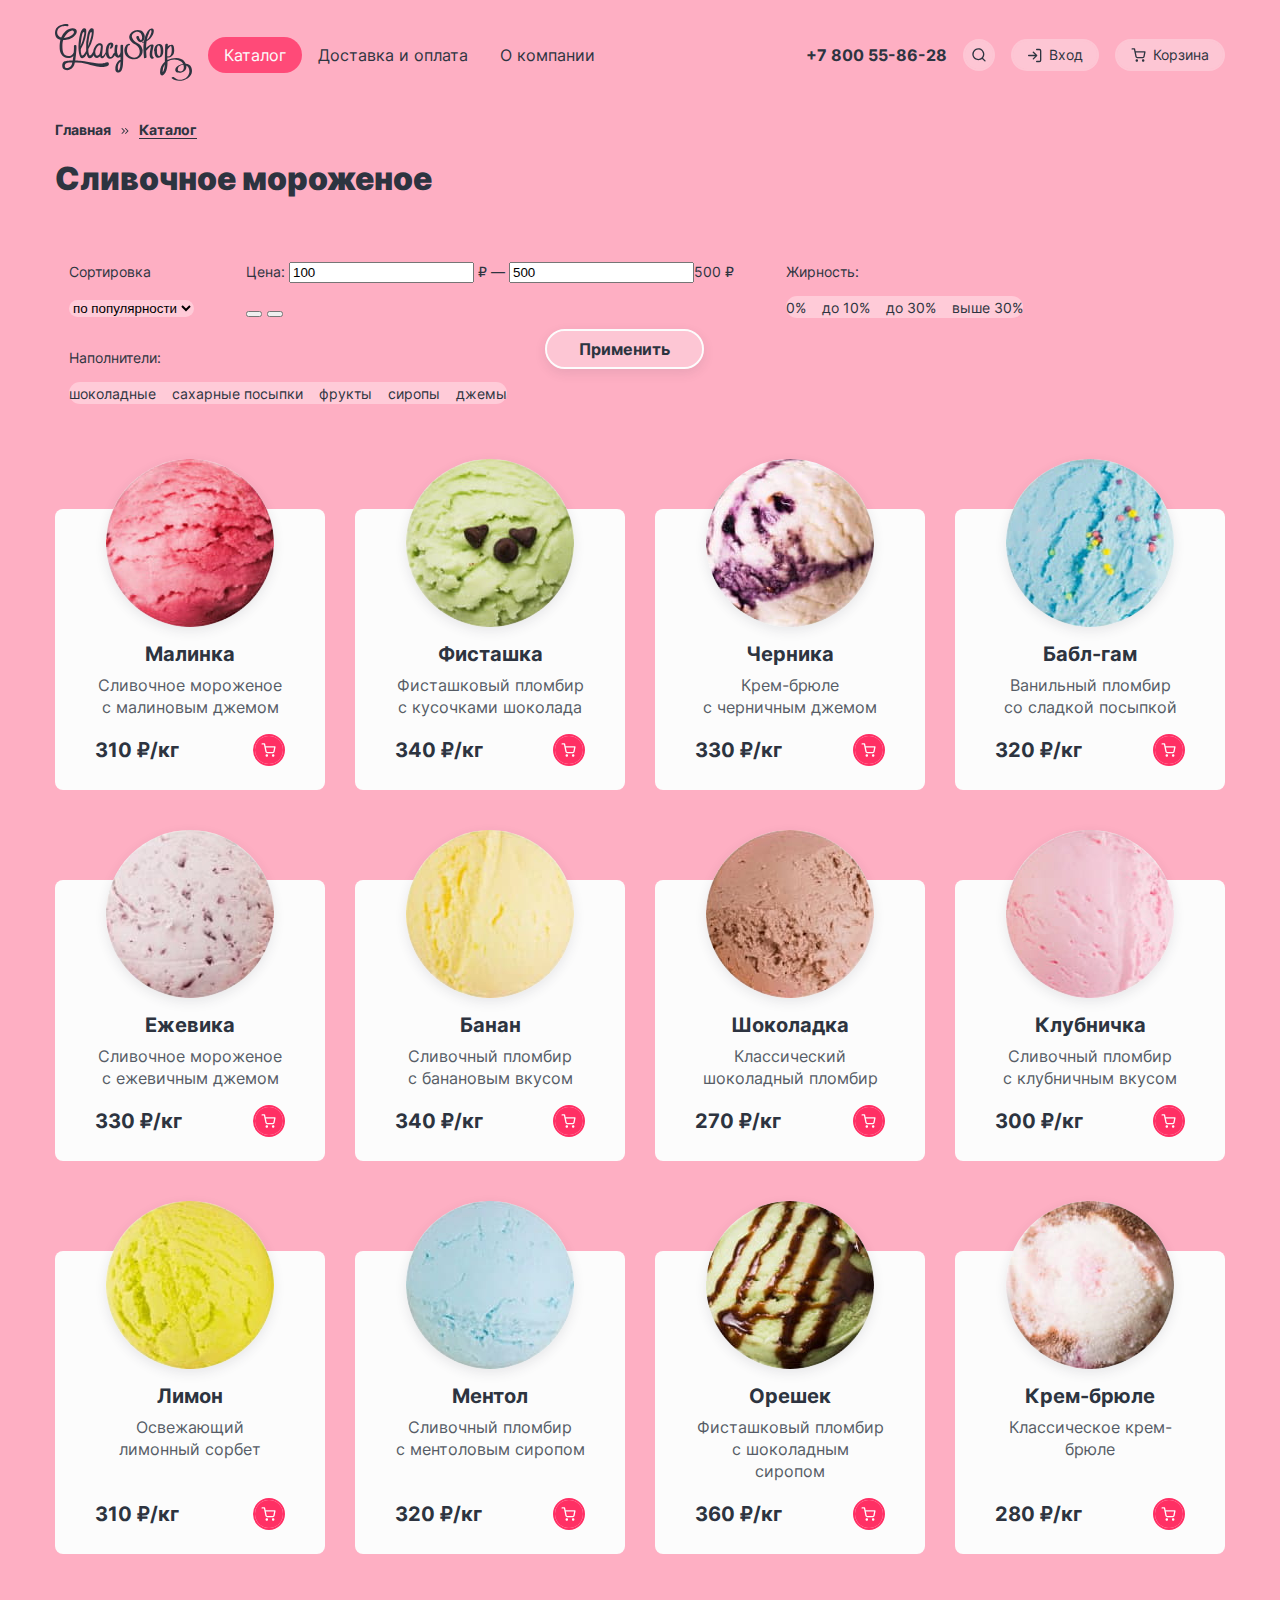
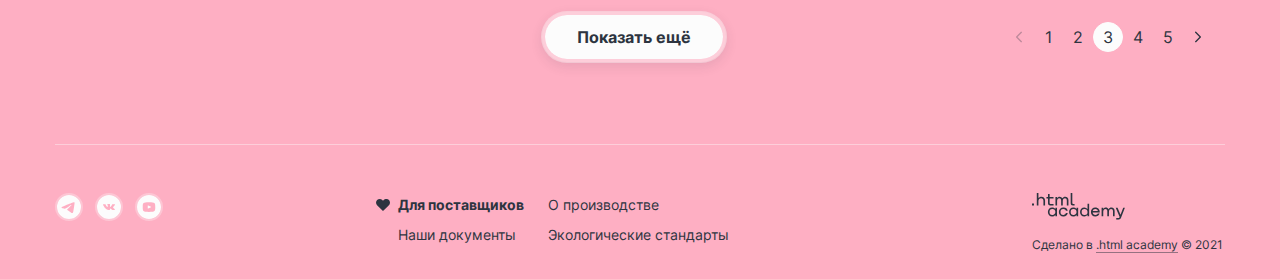
<file: 8/catalog.html>
<!DOCTYPE html>
<html lang="ru">

<head>
  <meta charset="utf-8">
  <title>Сливочное мороженое</title>
  <meta name="description" content="Вкусное мороженое на основе жирных сливок в магазине Глейси">
  <meta name="keywords" content="сливочное мороженое, купить мороженое, заказать мороженое, смерть от ожирения, магазин мороженого, каталог мороженого, мороженое, пломбир, маршмеллоу, доставка мороженого">
  <link rel="stylesheet" href="styles/styles.css">
  <link rel="apple-touch-icon" sizes="180x180" href="images/apple-touch-icon.png">
  <link rel="icon" type="image/png" sizes="32x32" href="images/favicon-32x32.png">
  <link rel="icon" type="image/png" sizes="16x16" href="images/favicon-16x16.png">
  <link rel="manifest" href="/site.webmanifest">
  <link rel="mask-icon" href="/safari-pinned-tab.svg" color="#5bbad5">
  <meta name="msapplication-TileColor" content="#da532c">
  <meta name="theme-color" content="#ffffff">
  <base href="https://htmlacademy-htmlcss.github.io/2059779-gllacy-34/8/">
</head>

<body class="page">
  <div class="page-container">
    <header class="page-header common-header">
      <nav class="navigation">
        <a class="navigation__logo" href="index.html">
          <img class="page-header-logo" src="images/page-header-logo.svg" width="137" height="57" alt="Логотип магазина мороженого «Глейси».">
        </a>
        <ul class="page-navigation page-navigation--site reset-list">
          <li class="page-navigation__item">
            <a class="page-navigation__link page-navigation__link--site page-navigation__link--current" href="catalog.html">Каталог</a>
          </li>
          <li class="page-navigation__item">
            <a class="page-navigation__link page-navigation__link--site" href="#">Доставка и&nbsp;оплата</a>
          </li>
          <li class="page-navigation__item">
            <a class="page-navigation__link page-navigation__link--site" href="#">О&nbsp;компании</a>
          </li>
        </ul>
        <a class="page-navigation__phone page-navigation__link--phone" href="tel:+78005558628">+7 800 55-86-28</a>
        <ul class="page-navigation page-navigation--user reset-list">
          <li class="page-navigation__item">
            <a class="page-navigation__link page-navigation__link--user page-navigation__link--serch" href="#">
              <svg class="page-navigation__icon" width="14" height="14" fill="none" aria-hidden="true" focusable="false" viewBox="0 0 14 14" xmlns="http://www.w3.org/2000/svg">
                <path fill-rule="evenodd" clip-rule="evenodd" d="M1.663 6.188a4.667 4.667 0 1 1 8.028 3.237.674.674 0 0 0-.124.124 4.667 4.667 0 0 1-7.904-3.361Zm8.412 4.688a6 6 0 1 1 .943-.943l2.45 2.45a.667.667 0 1 1-.943.943l-2.45-2.45Z" />
              </svg>
              <span class="visually-hidden page-navigation__text">Поиск.</span>
            </a>
          </li>
          <li class="page-navigation__item">
            <a class="page-navigation__link page-navigation__link--user" href="#">
              <svg class="page-navigation__icon" width="16" height="17" aria-hidden="true" focusable="false" viewBox="0 0 16 17" fill="none" xmlns="http://www.w3.org/2000/svg">
                <path fill-rule="evenodd" clip-rule="evenodd" d="M9 2.5246a.6667.6667 0 0 1 .6667-.6667h2.6666a1.9997 1.9997 0 0 1 2 2v9.3333a2 2 0 0 1-2 2H9.6667a.6666.6666 0 1 1 0-1.3333h2.6666a.6664.6664 0 0 0 .4714-.1953.6662.6662 0 0 0 .1953-.4714V3.8579a.6664.6664 0 0 0-.6667-.6667H9.6667A.6667.6667 0 0 1 9 2.5246ZM5.8619 4.7198a.6667.6667 0 0 1 .9428 0l3.3291 3.3291a.6627.6627 0 0 1 .129.177.664.664 0 0 1 .0705.2987.6636.6636 0 0 1-.1998.4759l-3.3288 3.3288a.6667.6667 0 1 1-.9428-.9428L8.057 9.1912H1.6668a.6667.6667 0 1 1 0-1.3333h6.3905L5.8619 5.6627a.6667.6667 0 0 1 0-.9429Z" />
              </svg>
              <span class="page-navigation__text">Вход</span>
            </a>
          </li>
          <li class="page-navigation__item">
            <a class="page-navigation__link page-navigation__link--user" href="#">
              <svg class="page-navigation__icon" width="16" height="16" aria-hidden="true" focusable="false" viewBox="0 0 16 16" fill="none" xmlns="http://www.w3.org/2000/svg">
                <path fill-rule="evenodd" clip-rule="evenodd" d="M1.16667 1.25C.79847 1.25.5 1.54848.5 1.91667c0 .36819.29848.66666.66667.66666h1.77127l.46743 2.33539a.66396.66396 0 0 0 .01063.0531l.96738 4.83333.00012.00056a1.8254 1.8254 0 0 0 .64571 1.06579c.3319.2672.74674.4098 1.17262.4033h5.62067a1.82555 1.82555 0 0 0 1.8185-1.46965l.001-.00499.9271-4.86144a.6669.6669 0 0 0-.1412-.54985.66678.66678 0 0 0-.5137-.24171H4.61072L4.1381 1.78583C4.07574 1.47426 3.80215 1.25 3.4844 1.25H1.16667Zm4.52431 8.29444L4.87759 5.4805h8.23081l-.7756 4.06686a.4923.4923 0 0 1-.1737.28555.4923.4923 0 0 1-.3181.10871v-.00013H6.19614v-.00012l-.01277.00025a.49218.49218 0 0 1-.4922-.39622l-.00019-.00096ZM4.55739 13.5054c0-.6879.55771-1.2457 1.24568-1.2457.68798 0 1.24569.5578 1.24569 1.2457 0 .688-.55771 1.2457-1.24569 1.2457-.68797 0-1.24568-.5577-1.24568-1.2457Zm6.37331 0c0-.6879.5577-1.2457 1.2457-1.2457.688 0 1.2457.5578 1.2457 1.2457 0 .688-.5577 1.2457-1.2457 1.2457-.688 0-1.2457-.5577-1.2457-1.2457Z" />
              </svg>
              <span class="page-navigation__text">Корзина</span>
            </a>
          </li>
        </ul>
      </nav>
    </header>
    <main class="main-catalog">
      <ul class="breadcrumbs reset-list">
        <li class="breadcrumbs__item">
          <a class="breadcrumbs__link breadcrumbs__link--parrent" href="index.html">Главная</a>
        </li>
        <li class="breadcrumbs__item">
          <a class="breadcrumbs__link breadcrumbs__link--current">Каталог</a>
        </li>
      </ul>
      <h1 class="catalog-title section-title section-title--сatalog">Сливочное мороженое</h1>
      <section class="catalog-products">
        <h2 class="visually-hidden">Список товаров с фильтрами</h2>
        <div class="catalog-products-filter-container">
          <form class="catalog-products__filter" action="https://echo.htmlacademy.ru/" method="get">
            <div class="catalog-products-fields">
              <fieldset class="catalog-products__field">
                <h3 class="catalog-products__title">Сортировка</h3>
                <select class="catalog-products__select" name="sorting">
                  <option class="catalog-products__select-item" value="popular">по популярности</option>
                  <option class="catalog-products__select-item" value="price">по цене</option>
                  <option class="catalog-products__select-item" value="calory">по калорийности</option>
                </select>
              </fieldset>
              <fieldset class="catalog-products__field">
                <h3 class="catalog-products__title">
                  <label class="catalog-products__label">Цена: <input class="catalog-products__range-input" type="number" value="100" name="min-price">&nbsp;₽</label>
                  <label class="catalog-products__label">&mdash; <input class="catalog-products__range-input" type="number" value="500" name="max-price">500&nbsp;₽</label>
                </h3>
                <div class="catalog-products__range">
                  <div class="catalog-products__range-scale">
                    <div class="catalog-products__range-bar">
                      <button class="catalog-products__range-toggle catalog-products__range-toggle--toggle-min">
                        <span class="visually-hidden">Изменить минимальную цену.</span>
                      </button>
                      <button class="catalog-products__range-toggle catalog-products__range-toggle--toggle-max">
                        <span class="visually-hidden">Изменить максимальную цену.</span>
                      </button>
                    </div>
                  </div>
                </div>
              </fieldset>
              <fieldset class="catalog-products__field">
                <h3 class="catalog-products__title">Жирность:</h3>
                <ul class="catalog-products__filter-list reset-list">
                  <li class="catalog-products__filter-item">
                    <label class="catalog-products__control">
                      <input class="visually-hidden catalog-products__control-input" type="radio" name="product-group" value="0%">
                      <span class="catalog-products__control-mark catalog-products__control-mark--radiobutton"></span>
                      <span class="catalog-products__control-label">0%</span>
                    </label>
                  </li>
                  <li class="catalog-products__filter-item">
                    <label class="catalog-products__control">
                      <input class="visually-hidden catalog-products__control-input" type="radio" name="product-group" value="10%" checked>
                      <span class="catalog-products__control-mark catalog-products__control-mark--active catalog-products__control-mark--radiobutton"></span>
                      <span class="catalog-products__control-label">до 10%</span>
                    </label>
                  </li>
                  <li class="catalog-products__filter-item">
                    <label class="catalog-products__control">
                      <input class="visually-hidden catalog-products__control-input" type="radio" name="product-group" value="30%">
                      <span class="catalog-products__control-mark catalog-products__control-mark--radiobutton"></span>
                      <span class="catalog-products__control-label">до 30%</span>
                    </label>
                  </li>
                  <li class="catalog-products__filter-item">
                    <label class="catalog-products__control">
                      <input class="visually-hidden catalog-products__control-input" type="radio" name="product-group" value="above 30%">
                      <span class="catalog-products__control-mark catalog-products__control-mark--radiobutton"></span>
                      <span class="catalog-products__control-label">выше 30%</span>
                    </label>
                  </li>
                </ul>
              </fieldset>
            </div>
            <div class="catalog-products-fields">
              <fieldset class="catalog-products__field">
                <h3 class="catalog-products__title">Наполнители:</h3>
                <ul class="catalog-products__filter-list reset-list">
                  <li class="catalog-products__filter-item">
                    <label class="catalog-products__control">
                      <input class="visually-hidden catalog-products__control-input" type="checkbox" name="chocolate" checked>
                      <span class="catalog-products__control-mark catalog-products__control-mark--active catalog-products__control-mark--checkbox"></span>
                      <span class="catalog-products__control-label">шоколадные</span>
                    </label>
                  </li>
                  <li class="catalog-products__filter-item">
                    <label class="catalog-products__control">
                      <input class="visually-hidden catalog-products__control-input" type="checkbox" name="sugar-sprinkles" checked>
                      <span class="catalog-products__control-mark catalog-products__control-mark--active catalog-products__control-mark--checkbox"></span>
                      <span class="catalog-products__control-label">сахарные посыпки</span>
                    </label>
                  </li>
                  <li class="catalog-products__filter-item">
                    <label class="catalog-products__control">
                      <input class="visually-hidden catalog-products__control-input" type="checkbox" name="fruits">
                      <span class="catalog-products__control-mark catalog-products__control-mark--checkbox"></span>
                      <span class="catalog-products__control-label">фрукты</span>
                    </label>
                  </li>
                  <li class="catalog-products__filter-item">
                    <label class="catalog-products__control">
                      <input class="visually-hidden catalog-products__control-input" type="checkbox" name="syrups">
                      <span class="catalog-products__control-mark catalog-products__control-mark--checkbox"></span>
                      <span class="catalog-products__control-label">сиропы</span>
                    </label>
                  </li>
                  <li class="catalog-products__filter-item">
                    <label class="catalog-products__control">
                      <input class="visually-hidden catalog-products__control-input" type="checkbox" name="jams">
                      <span class="catalog-products__control-mark catalog-products__control-mark--checkbox"></span>
                      <span class="catalog-products__control-label">джемы</span>
                    </label>
                  </li>
                </ul>
              </fieldset>
              <button class="button button--light-accent" type="submit">Применить</button>
            </div>
          </form>
        </div>
        <div class="catalog-products-container product-cards">
          <article class="product-card card--small card--light-accent">
            <h3 class="product-card__title">Малинка</h3>
            <img class="product-card__image" src="images/catalog/raspberry.jpg" width="168" height="168" alt="">
            <p class="product-card__description">Сливочное мороженое с&nbsp;малиновым джемом</p>
            <div class="product-card__purchase">
              <b class="product-card__price">310&nbsp;₽/кг</b>
              <button class="product-card__button button" type="button">
                <svg class="product-card__icon" width="16" height="16" aria-hidden="true" focusable="false" viewBox="0 0 16 16" fill="none" xmlns="http://www.w3.org/2000/svg">
                  <path fill-rule="evenodd" clip-rule="evenodd" d="M1.16667 1.25C.79847 1.25.5 1.54848.5 1.91667c0 .36819.29848.66666.66667.66666h1.77127l.46743 2.33539a.66396.66396 0 0 0 .01063.0531l.96738 4.83333.00012.00056a1.8254 1.8254 0 0 0 .64571 1.06579c.3319.2672.74674.4098 1.17262.4033h5.62067a1.82555 1.82555 0 0 0 1.8185-1.46965l.001-.00499.9271-4.86144a.6669.6669 0 0 0-.1412-.54985.66678.66678 0 0 0-.5137-.24171H4.61072L4.1381 1.78583C4.07574 1.47426 3.80215 1.25 3.4844 1.25H1.16667Zm4.52431 8.29444L4.87759 5.4805h8.23081l-.7756 4.06686a.4923.4923 0 0 1-.1737.28555.4923.4923 0 0 1-.3181.10871v-.00013H6.19614v-.00012l-.01277.00025a.49218.49218 0 0 1-.4922-.39622l-.00019-.00096ZM4.55739 13.5054c0-.6879.55771-1.2457 1.24568-1.2457.68798 0 1.24569.5578 1.24569 1.2457 0 .688-.55771 1.2457-1.24569 1.2457-.68797 0-1.24568-.5577-1.24568-1.2457Zm6.37331 0c0-.6879.5577-1.2457 1.2457-1.2457.688 0 1.2457.5578 1.2457 1.2457 0 .688-.5577 1.2457-1.2457 1.2457-.688 0-1.2457-.5577-1.2457-1.2457Z" />
                </svg>
                <span class="visually-hidden">Заказать</span>
              </button>
            </div>
          </article>
          <article class="product-card card--small card--light-accent">
            <h3 class="product-card__title">Фисташка</h3>
            <img class="product-card__image" src="images/catalog/pistachio.jpg" width="168" height="168" alt="">
            <p class="product-card__description">Фисташковый пломбир с&nbsp;кусочками шоколада</p>
            <div class="product-card__purchase">
              <b class="product-card__price">340&nbsp;₽/кг</b>
              <button class="product-card__button button" type="button">
                <svg class="product-card__icon" width="16" height="16" aria-hidden="true" focusable="false" viewBox="0 0 16 16" fill="none" xmlns="http://www.w3.org/2000/svg">
                  <path fill-rule="evenodd" clip-rule="evenodd" d="M1.16667 1.25C.79847 1.25.5 1.54848.5 1.91667c0 .36819.29848.66666.66667.66666h1.77127l.46743 2.33539a.66396.66396 0 0 0 .01063.0531l.96738 4.83333.00012.00056a1.8254 1.8254 0 0 0 .64571 1.06579c.3319.2672.74674.4098 1.17262.4033h5.62067a1.82555 1.82555 0 0 0 1.8185-1.46965l.001-.00499.9271-4.86144a.6669.6669 0 0 0-.1412-.54985.66678.66678 0 0 0-.5137-.24171H4.61072L4.1381 1.78583C4.07574 1.47426 3.80215 1.25 3.4844 1.25H1.16667Zm4.52431 8.29444L4.87759 5.4805h8.23081l-.7756 4.06686a.4923.4923 0 0 1-.1737.28555.4923.4923 0 0 1-.3181.10871v-.00013H6.19614v-.00012l-.01277.00025a.49218.49218 0 0 1-.4922-.39622l-.00019-.00096ZM4.55739 13.5054c0-.6879.55771-1.2457 1.24568-1.2457.68798 0 1.24569.5578 1.24569 1.2457 0 .688-.55771 1.2457-1.24569 1.2457-.68797 0-1.24568-.5577-1.24568-1.2457Zm6.37331 0c0-.6879.5577-1.2457 1.2457-1.2457.688 0 1.2457.5578 1.2457 1.2457 0 .688-.5577 1.2457-1.2457 1.2457-.688 0-1.2457-.5577-1.2457-1.2457Z" />
                </svg>
                <span class="visually-hidden">Заказать</span>
              </button>
            </div>
          </article>
          <article class="product-card card--small card--light-accent">
            <h3 class="product-card__title">Черника</h3>
            <img class="product-card__image" src="images/catalog/blueberry.jpg" width="168" height="168" alt="">
            <p class="product-card__description">Крем-брюле с&nbsp;черничным джемом</p>
            <div class="product-card__purchase">
              <b class="product-card__price">330&nbsp;₽/кг</b>
              <button class="product-card__button button" type="button">
                <svg class="product-card__icon" width="16" height="16" aria-hidden="true" focusable="false" viewBox="0 0 16 16" fill="none" xmlns="http://www.w3.org/2000/svg">
                  <path fill-rule="evenodd" clip-rule="evenodd" d="M1.16667 1.25C.79847 1.25.5 1.54848.5 1.91667c0 .36819.29848.66666.66667.66666h1.77127l.46743 2.33539a.66396.66396 0 0 0 .01063.0531l.96738 4.83333.00012.00056a1.8254 1.8254 0 0 0 .64571 1.06579c.3319.2672.74674.4098 1.17262.4033h5.62067a1.82555 1.82555 0 0 0 1.8185-1.46965l.001-.00499.9271-4.86144a.6669.6669 0 0 0-.1412-.54985.66678.66678 0 0 0-.5137-.24171H4.61072L4.1381 1.78583C4.07574 1.47426 3.80215 1.25 3.4844 1.25H1.16667Zm4.52431 8.29444L4.87759 5.4805h8.23081l-.7756 4.06686a.4923.4923 0 0 1-.1737.28555.4923.4923 0 0 1-.3181.10871v-.00013H6.19614v-.00012l-.01277.00025a.49218.49218 0 0 1-.4922-.39622l-.00019-.00096ZM4.55739 13.5054c0-.6879.55771-1.2457 1.24568-1.2457.68798 0 1.24569.5578 1.24569 1.2457 0 .688-.55771 1.2457-1.24569 1.2457-.68797 0-1.24568-.5577-1.24568-1.2457Zm6.37331 0c0-.6879.5577-1.2457 1.2457-1.2457.688 0 1.2457.5578 1.2457 1.2457 0 .688-.5577 1.2457-1.2457 1.2457-.688 0-1.2457-.5577-1.2457-1.2457Z" />
                </svg>
                <span class="visually-hidden">Заказать</span>
              </button>
            </div>
          </article>
          <article class="product-card card--small card--light-accent">
            <h3 class="product-card__title">Бабл-гам</h3>
            <img class="product-card__image" src="images/catalog/bubble-gum.jpg" width="168" height="168" alt="">
            <p class="product-card__description">Ванильный пломбир со&nbsp;сладкой посыпкой</p>
            <div class="product-card__purchase">
              <b class="product-card__price">320&nbsp;₽/кг</b>
              <button class="product-card__button button" type="button">
                <svg class="product-card__icon" width="16" height="16" aria-hidden="true" focusable="false" viewBox="0 0 16 16" fill="none" xmlns="http://www.w3.org/2000/svg">
                  <path fill-rule="evenodd" clip-rule="evenodd" d="M1.16667 1.25C.79847 1.25.5 1.54848.5 1.91667c0 .36819.29848.66666.66667.66666h1.77127l.46743 2.33539a.66396.66396 0 0 0 .01063.0531l.96738 4.83333.00012.00056a1.8254 1.8254 0 0 0 .64571 1.06579c.3319.2672.74674.4098 1.17262.4033h5.62067a1.82555 1.82555 0 0 0 1.8185-1.46965l.001-.00499.9271-4.86144a.6669.6669 0 0 0-.1412-.54985.66678.66678 0 0 0-.5137-.24171H4.61072L4.1381 1.78583C4.07574 1.47426 3.80215 1.25 3.4844 1.25H1.16667Zm4.52431 8.29444L4.87759 5.4805h8.23081l-.7756 4.06686a.4923.4923 0 0 1-.1737.28555.4923.4923 0 0 1-.3181.10871v-.00013H6.19614v-.00012l-.01277.00025a.49218.49218 0 0 1-.4922-.39622l-.00019-.00096ZM4.55739 13.5054c0-.6879.55771-1.2457 1.24568-1.2457.68798 0 1.24569.5578 1.24569 1.2457 0 .688-.55771 1.2457-1.24569 1.2457-.68797 0-1.24568-.5577-1.24568-1.2457Zm6.37331 0c0-.6879.5577-1.2457 1.2457-1.2457.688 0 1.2457.5578 1.2457 1.2457 0 .688-.5577 1.2457-1.2457 1.2457-.688 0-1.2457-.5577-1.2457-1.2457Z" />
                </svg>
                <span class="visually-hidden">Заказать</span>
              </button>
            </div>
          </article>
          <article class="product-card card--small card--light-accent">
            <h3 class="product-card__title">Ежевика</h3>
            <img class="product-card__image" src="images/catalog/blackberry.jpg" width="168" height="168" alt="">
            <p class="product-card__description">Сливочное мороженое с&nbsp;ежевичным джемом</p>
            <div class="product-card__purchase">
              <b class="product-card__price">330&nbsp;₽/кг</b>
              <button class="product-card__button button" type="button">
                <svg class="product-card__icon" width="16" height="16" aria-hidden="true" focusable="false" viewBox="0 0 16 16" fill="none" xmlns="http://www.w3.org/2000/svg">
                  <path fill-rule="evenodd" clip-rule="evenodd" d="M1.16667 1.25C.79847 1.25.5 1.54848.5 1.91667c0 .36819.29848.66666.66667.66666h1.77127l.46743 2.33539a.66396.66396 0 0 0 .01063.0531l.96738 4.83333.00012.00056a1.8254 1.8254 0 0 0 .64571 1.06579c.3319.2672.74674.4098 1.17262.4033h5.62067a1.82555 1.82555 0 0 0 1.8185-1.46965l.001-.00499.9271-4.86144a.6669.6669 0 0 0-.1412-.54985.66678.66678 0 0 0-.5137-.24171H4.61072L4.1381 1.78583C4.07574 1.47426 3.80215 1.25 3.4844 1.25H1.16667Zm4.52431 8.29444L4.87759 5.4805h8.23081l-.7756 4.06686a.4923.4923 0 0 1-.1737.28555.4923.4923 0 0 1-.3181.10871v-.00013H6.19614v-.00012l-.01277.00025a.49218.49218 0 0 1-.4922-.39622l-.00019-.00096ZM4.55739 13.5054c0-.6879.55771-1.2457 1.24568-1.2457.68798 0 1.24569.5578 1.24569 1.2457 0 .688-.55771 1.2457-1.24569 1.2457-.68797 0-1.24568-.5577-1.24568-1.2457Zm6.37331 0c0-.6879.5577-1.2457 1.2457-1.2457.688 0 1.2457.5578 1.2457 1.2457 0 .688-.5577 1.2457-1.2457 1.2457-.688 0-1.2457-.5577-1.2457-1.2457Z" />
                </svg>
                <span class="visually-hidden">Заказать</span>
              </button>
            </div>
          </article>
          <article class="product-card card--small card--light-accent">
            <h3 class="product-card__title">Банан</h3>
            <img class="product-card__image" src="images/catalog/banana.jpg" width="168" height="168" alt="">
            <p class="product-card__description">Сливочный пломбир с&nbsp;банановым вкусом</p>
            <div class="product-card__purchase">
              <b class="product-card__price">340&nbsp;₽/кг</b>
              <button class="product-card__button button" type="button">
                <svg class="product-card__icon" width="16" height="16" aria-hidden="true" focusable="false" viewBox="0 0 16 16" fill="none" xmlns="http://www.w3.org/2000/svg">
                  <path fill-rule="evenodd" clip-rule="evenodd" d="M1.16667 1.25C.79847 1.25.5 1.54848.5 1.91667c0 .36819.29848.66666.66667.66666h1.77127l.46743 2.33539a.66396.66396 0 0 0 .01063.0531l.96738 4.83333.00012.00056a1.8254 1.8254 0 0 0 .64571 1.06579c.3319.2672.74674.4098 1.17262.4033h5.62067a1.82555 1.82555 0 0 0 1.8185-1.46965l.001-.00499.9271-4.86144a.6669.6669 0 0 0-.1412-.54985.66678.66678 0 0 0-.5137-.24171H4.61072L4.1381 1.78583C4.07574 1.47426 3.80215 1.25 3.4844 1.25H1.16667Zm4.52431 8.29444L4.87759 5.4805h8.23081l-.7756 4.06686a.4923.4923 0 0 1-.1737.28555.4923.4923 0 0 1-.3181.10871v-.00013H6.19614v-.00012l-.01277.00025a.49218.49218 0 0 1-.4922-.39622l-.00019-.00096ZM4.55739 13.5054c0-.6879.55771-1.2457 1.24568-1.2457.68798 0 1.24569.5578 1.24569 1.2457 0 .688-.55771 1.2457-1.24569 1.2457-.68797 0-1.24568-.5577-1.24568-1.2457Zm6.37331 0c0-.6879.5577-1.2457 1.2457-1.2457.688 0 1.2457.5578 1.2457 1.2457 0 .688-.5577 1.2457-1.2457 1.2457-.688 0-1.2457-.5577-1.2457-1.2457Z" />
                </svg>
                <span class="visually-hidden">Заказать</span>
              </button>
            </div>
          </article>
          <article class="product-card card--small card--light-accent">
            <h3 class="product-card__title">Шоколадка</h3>
            <img class="product-card__image" src="images/catalog/chocolate.jpg" width="168" height="168" alt="">
            <p class="product-card__description">Классический шоколадный пломбир</p>
            <div class="product-card__purchase">
              <b class="product-card__price">270&nbsp;₽/кг</b>
              <button class="product-card__button button" type="button">
                <svg class="product-card__icon" width="16" height="16" aria-hidden="true" focusable="false" viewBox="0 0 16 16" fill="none" xmlns="http://www.w3.org/2000/svg">
                  <path fill-rule="evenodd" clip-rule="evenodd" d="M1.16667 1.25C.79847 1.25.5 1.54848.5 1.91667c0 .36819.29848.66666.66667.66666h1.77127l.46743 2.33539a.66396.66396 0 0 0 .01063.0531l.96738 4.83333.00012.00056a1.8254 1.8254 0 0 0 .64571 1.06579c.3319.2672.74674.4098 1.17262.4033h5.62067a1.82555 1.82555 0 0 0 1.8185-1.46965l.001-.00499.9271-4.86144a.6669.6669 0 0 0-.1412-.54985.66678.66678 0 0 0-.5137-.24171H4.61072L4.1381 1.78583C4.07574 1.47426 3.80215 1.25 3.4844 1.25H1.16667Zm4.52431 8.29444L4.87759 5.4805h8.23081l-.7756 4.06686a.4923.4923 0 0 1-.1737.28555.4923.4923 0 0 1-.3181.10871v-.00013H6.19614v-.00012l-.01277.00025a.49218.49218 0 0 1-.4922-.39622l-.00019-.00096ZM4.55739 13.5054c0-.6879.55771-1.2457 1.24568-1.2457.68798 0 1.24569.5578 1.24569 1.2457 0 .688-.55771 1.2457-1.24569 1.2457-.68797 0-1.24568-.5577-1.24568-1.2457Zm6.37331 0c0-.6879.5577-1.2457 1.2457-1.2457.688 0 1.2457.5578 1.2457 1.2457 0 .688-.5577 1.2457-1.2457 1.2457-.688 0-1.2457-.5577-1.2457-1.2457Z" />
                </svg>
                <span class="visually-hidden">Заказать</span>
              </button>
            </div>
          </article>
          <article class="product-card card--small card--light-accent">
            <h3 class="product-card__title">Клубничка</h3>
            <img class="product-card__image" src="images/catalog/strawberry.jpg" width="168" height="168" alt="">
            <p class="product-card__description">Сливочный пломбир с&nbsp;клубничным вкусом</p>
            <div class="product-card__purchase">
              <b class="product-card__price">300&nbsp;₽/кг</b>
              <button class="product-card__button button" type="button">
                <svg class="product-card__icon" width="16" height="16" aria-hidden="true" focusable="false" viewBox="0 0 16 16" fill="none" xmlns="http://www.w3.org/2000/svg">
                  <path fill-rule="evenodd" clip-rule="evenodd" d="M1.16667 1.25C.79847 1.25.5 1.54848.5 1.91667c0 .36819.29848.66666.66667.66666h1.77127l.46743 2.33539a.66396.66396 0 0 0 .01063.0531l.96738 4.83333.00012.00056a1.8254 1.8254 0 0 0 .64571 1.06579c.3319.2672.74674.4098 1.17262.4033h5.62067a1.82555 1.82555 0 0 0 1.8185-1.46965l.001-.00499.9271-4.86144a.6669.6669 0 0 0-.1412-.54985.66678.66678 0 0 0-.5137-.24171H4.61072L4.1381 1.78583C4.07574 1.47426 3.80215 1.25 3.4844 1.25H1.16667Zm4.52431 8.29444L4.87759 5.4805h8.23081l-.7756 4.06686a.4923.4923 0 0 1-.1737.28555.4923.4923 0 0 1-.3181.10871v-.00013H6.19614v-.00012l-.01277.00025a.49218.49218 0 0 1-.4922-.39622l-.00019-.00096ZM4.55739 13.5054c0-.6879.55771-1.2457 1.24568-1.2457.68798 0 1.24569.5578 1.24569 1.2457 0 .688-.55771 1.2457-1.24569 1.2457-.68797 0-1.24568-.5577-1.24568-1.2457Zm6.37331 0c0-.6879.5577-1.2457 1.2457-1.2457.688 0 1.2457.5578 1.2457 1.2457 0 .688-.5577 1.2457-1.2457 1.2457-.688 0-1.2457-.5577-1.2457-1.2457Z" />
                </svg>
                <span class="visually-hidden">Заказать</span>
              </button>
            </div>
          </article>
          <article class="product-card card--small card--light-accent">
            <h3 class="product-card__title">Лимон</h3>
            <img class="product-card__image" src="images/catalog/lemon.jpg" width="168" height="168" alt="">
            <p class="product-card__description">Освежающий лимонный сорбет</p>
            <div class="product-card__purchase">
              <b class="product-card__price">310&nbsp;₽/кг</b>
              <button class="product-card__button button" type="button">
                <svg class="product-card__icon" width="16" height="16" aria-hidden="true" focusable="false" viewBox="0 0 16 16" fill="none" xmlns="http://www.w3.org/2000/svg">
                  <path fill-rule="evenodd" clip-rule="evenodd" d="M1.16667 1.25C.79847 1.25.5 1.54848.5 1.91667c0 .36819.29848.66666.66667.66666h1.77127l.46743 2.33539a.66396.66396 0 0 0 .01063.0531l.96738 4.83333.00012.00056a1.8254 1.8254 0 0 0 .64571 1.06579c.3319.2672.74674.4098 1.17262.4033h5.62067a1.82555 1.82555 0 0 0 1.8185-1.46965l.001-.00499.9271-4.86144a.6669.6669 0 0 0-.1412-.54985.66678.66678 0 0 0-.5137-.24171H4.61072L4.1381 1.78583C4.07574 1.47426 3.80215 1.25 3.4844 1.25H1.16667Zm4.52431 8.29444L4.87759 5.4805h8.23081l-.7756 4.06686a.4923.4923 0 0 1-.1737.28555.4923.4923 0 0 1-.3181.10871v-.00013H6.19614v-.00012l-.01277.00025a.49218.49218 0 0 1-.4922-.39622l-.00019-.00096ZM4.55739 13.5054c0-.6879.55771-1.2457 1.24568-1.2457.68798 0 1.24569.5578 1.24569 1.2457 0 .688-.55771 1.2457-1.24569 1.2457-.68797 0-1.24568-.5577-1.24568-1.2457Zm6.37331 0c0-.6879.5577-1.2457 1.2457-1.2457.688 0 1.2457.5578 1.2457 1.2457 0 .688-.5577 1.2457-1.2457 1.2457-.688 0-1.2457-.5577-1.2457-1.2457Z" />
                </svg>
                <span class="visually-hidden">Заказать</span>
              </button>
            </div>
          </article>
          <article class="product-card card--small card--light-accent">
            <h3 class="product-card__title">Ментол</h3>
            <img class="product-card__image" src="images/catalog/menthol.jpg" width="168" height="168" alt="">
            <p class="product-card__description">Сливочный пломбир с&nbsp;ментоловым сиропом</p>
            <div class="product-card__purchase">
              <b class="product-card__price">320&nbsp;₽/кг</b>
              <button class="product-card__button button" type="button">
                <svg class="product-card__icon" width="16" height="16" aria-hidden="true" focusable="false" viewBox="0 0 16 16" fill="none" xmlns="http://www.w3.org/2000/svg">
                  <path fill-rule="evenodd" clip-rule="evenodd" d="M1.16667 1.25C.79847 1.25.5 1.54848.5 1.91667c0 .36819.29848.66666.66667.66666h1.77127l.46743 2.33539a.66396.66396 0 0 0 .01063.0531l.96738 4.83333.00012.00056a1.8254 1.8254 0 0 0 .64571 1.06579c.3319.2672.74674.4098 1.17262.4033h5.62067a1.82555 1.82555 0 0 0 1.8185-1.46965l.001-.00499.9271-4.86144a.6669.6669 0 0 0-.1412-.54985.66678.66678 0 0 0-.5137-.24171H4.61072L4.1381 1.78583C4.07574 1.47426 3.80215 1.25 3.4844 1.25H1.16667Zm4.52431 8.29444L4.87759 5.4805h8.23081l-.7756 4.06686a.4923.4923 0 0 1-.1737.28555.4923.4923 0 0 1-.3181.10871v-.00013H6.19614v-.00012l-.01277.00025a.49218.49218 0 0 1-.4922-.39622l-.00019-.00096ZM4.55739 13.5054c0-.6879.55771-1.2457 1.24568-1.2457.68798 0 1.24569.5578 1.24569 1.2457 0 .688-.55771 1.2457-1.24569 1.2457-.68797 0-1.24568-.5577-1.24568-1.2457Zm6.37331 0c0-.6879.5577-1.2457 1.2457-1.2457.688 0 1.2457.5578 1.2457 1.2457 0 .688-.5577 1.2457-1.2457 1.2457-.688 0-1.2457-.5577-1.2457-1.2457Z" />
                </svg>
                <span class="visually-hidden">Заказать</span>
              </button>
            </div>
          </article>
          <article class="product-card card--small card--light-accent">
            <h3 class="product-card__title">Орешек</h3>
            <img class="product-card__image" src="images/catalog/nuts.jpg" width="168" height="168" alt="">
            <p class="product-card__description">Фисташковый пломбир с&nbsp;шоколадным сиропом</p>
            <div class="product-card__purchase">
              <b class="product-card__price">360&nbsp;₽/кг</b>
              <button class="product-card__button button" type="button">
                <svg class="product-card__icon" width="16" height="16" aria-hidden="true" focusable="false" viewBox="0 0 16 16" fill="none" xmlns="http://www.w3.org/2000/svg">
                  <path fill-rule="evenodd" clip-rule="evenodd" d="M1.16667 1.25C.79847 1.25.5 1.54848.5 1.91667c0 .36819.29848.66666.66667.66666h1.77127l.46743 2.33539a.66396.66396 0 0 0 .01063.0531l.96738 4.83333.00012.00056a1.8254 1.8254 0 0 0 .64571 1.06579c.3319.2672.74674.4098 1.17262.4033h5.62067a1.82555 1.82555 0 0 0 1.8185-1.46965l.001-.00499.9271-4.86144a.6669.6669 0 0 0-.1412-.54985.66678.66678 0 0 0-.5137-.24171H4.61072L4.1381 1.78583C4.07574 1.47426 3.80215 1.25 3.4844 1.25H1.16667Zm4.52431 8.29444L4.87759 5.4805h8.23081l-.7756 4.06686a.4923.4923 0 0 1-.1737.28555.4923.4923 0 0 1-.3181.10871v-.00013H6.19614v-.00012l-.01277.00025a.49218.49218 0 0 1-.4922-.39622l-.00019-.00096ZM4.55739 13.5054c0-.6879.55771-1.2457 1.24568-1.2457.68798 0 1.24569.5578 1.24569 1.2457 0 .688-.55771 1.2457-1.24569 1.2457-.68797 0-1.24568-.5577-1.24568-1.2457Zm6.37331 0c0-.6879.5577-1.2457 1.2457-1.2457.688 0 1.2457.5578 1.2457 1.2457 0 .688-.5577 1.2457-1.2457 1.2457-.688 0-1.2457-.5577-1.2457-1.2457Z" />
                </svg>
                <span class="visually-hidden">Заказать</span>
              </button>
            </div>
          </article>
          <article class="product-card card--small card--light-accent">
            <h3 class="product-card__title">Крем-брюле</h3>
            <img class="product-card__image" src="images/catalog/creme-brulee.jpg" width="168" height="168" alt="">
            <p class="product-card__description">Классическое крем-брюле </p>
            <div class="product-card__purchase">
              <b class="product-card__price">280&nbsp;₽/кг</b>
              <button class="product-card__button button" type="button">
                <svg class="product-card__icon" width="16" height="16" aria-hidden="true" focusable="false" viewBox="0 0 16 16" fill="none" xmlns="http://www.w3.org/2000/svg">
                  <path fill-rule="evenodd" clip-rule="evenodd" d="M1.16667 1.25C.79847 1.25.5 1.54848.5 1.91667c0 .36819.29848.66666.66667.66666h1.77127l.46743 2.33539a.66396.66396 0 0 0 .01063.0531l.96738 4.83333.00012.00056a1.8254 1.8254 0 0 0 .64571 1.06579c.3319.2672.74674.4098 1.17262.4033h5.62067a1.82555 1.82555 0 0 0 1.8185-1.46965l.001-.00499.9271-4.86144a.6669.6669 0 0 0-.1412-.54985.66678.66678 0 0 0-.5137-.24171H4.61072L4.1381 1.78583C4.07574 1.47426 3.80215 1.25 3.4844 1.25H1.16667Zm4.52431 8.29444L4.87759 5.4805h8.23081l-.7756 4.06686a.4923.4923 0 0 1-.1737.28555.4923.4923 0 0 1-.3181.10871v-.00013H6.19614v-.00012l-.01277.00025a.49218.49218 0 0 1-.4922-.39622l-.00019-.00096ZM4.55739 13.5054c0-.6879.55771-1.2457 1.24568-1.2457.68798 0 1.24569.5578 1.24569 1.2457 0 .688-.55771 1.2457-1.24569 1.2457-.68797 0-1.24568-.5577-1.24568-1.2457Zm6.37331 0c0-.6879.5577-1.2457 1.2457-1.2457.688 0 1.2457.5578 1.2457 1.2457 0 .688-.5577 1.2457-1.2457 1.2457-.688 0-1.2457-.5577-1.2457-1.2457Z" />
                </svg>
                <span class="visually-hidden">Заказать</span>
              </button>
            </div>
          </article>
        </div>
        <div class="pagination">
          <ul class="pagination-list reset-list">
            <li class="pagination-list__item">
              <a class="pagination-list__link pagination-list__link--prev pagination-list__link--disabled" href="#">
                <span class="visually-hidden">Предыдущая страница.</span>
              </a>
            </li>
            <li class="pagination-list__item">
              <a class="pagination-list__link" href="#">1</a>
            </li>
            <li class="pagination-list__item">
              <a class="pagination-list__link" href="#">2</a>
            </li>
            <li class="pagination-list__item">
              <a class="pagination-list__link pagination-list__link--current" href="#">3</a><!-- Вообще тут или первый пункт меню должен быть выбран, или стрелка влево активна. -->
            </li>
            <li class="pagination-list__item">
              <a class="pagination-list__link" href="#">4</a>
            </li>
            <li class="pagination-list__item">
              <a class="pagination-list__link" href="#">5</a>
            </li>
            <li class="pagination-list__item">
              <a class="pagination-list__link pagination-list__link--next" href="#">
                <span class="visually-hidden">Следующая страница.</span>
              </a>
            </li>
          </ul>
          <div class="pagination-button">
            <button class="button button--default" type="button">Показать ещё</button>
          </div>
        </div>
      </section>
    </main>
    <footer class="page-footer common-page-footer">
      <ul class="footer-social social reset-list">
        <li class="social__item">
          <a class="social__link" href="https://t.me/htmlacademy">
            <svg class="social__icon" width="24" height="24" aria-hidden="true" focusable="false" viewBox="0 0 24 24" fill="none" xmlns="http://www.w3.org/2000/svg">
              <path fill-rule="evenodd" clip-rule="evenodd" d="M24 12a12 12 0 1 1-24 0 12 12 0 0 1 24 0ZM12.43 8.86c-1.17.48-3.5 1.49-7 3.01-.57.23-.86.45-.9.67-.04.36.42.5 1.04.7l.27.08c.6.2 1.43.44 1.86.45.39 0 .82-.16 1.3-.48 3.27-2.21 4.96-3.33 5.06-3.35.08-.02.18-.04.25.02.07.07.07.18.06.22-.05.19-1.84 1.86-2.77 2.72a28.24 28.24 0 0 0-.82.79c-.57.54-1 .96.02 1.63.5.32.89.59 1.28.85a88.77 88.77 0 0 0 1.8 1.23c.5.35.95.67 1.5.62.32-.03.65-.33.82-1.23.4-2.13 1.18-6.73 1.36-8.63.01-.16 0-.31-.02-.47a.5.5 0 0 0-.17-.33.78.78 0 0 0-.46-.14c-.46.01-1.15.25-4.48 1.64Z" />
            </svg>
            <span class="visually-hidden">Телеграм.</span>
          </a>
        </li>
        <li class="social__item">
          <a class="social__link" href="https://vk.com/htmlacademy">
            <svg class="social__icon" width="24" height="24" aria-hidden="true" focusable="false" viewBox="0 0 24 24" fill="none" xmlns="http://www.w3.org/2000/svg">
              <path fill-rule="evenodd" clip-rule="evenodd" d="M24 12a12 12 0 1 1-24 0 12 12 0 0 1 24 0Zm-11.41 2.97h-.72s-1.58.09-2.98-1.18C7.37 12.4 6.03 9.65 6.03 9.65s-.07-.18 0-.27c.1-.1.36-.1.36-.1l1.72-.01s.16.02.27.1c.1.05.15.17.15.17s.28.61.65 1.17c.71 1.08 1.05 1.32 1.29 1.2.35-.16.25-1.53.25-1.53s0-.5-.18-.71c-.14-.17-.41-.22-.53-.24-.1-.01.06-.2.26-.3.31-.13.86-.13 1.5-.13.5 0 .65.03.84.07.46.1.44.41.41 1.08l-.02.7v.18c-.01.34-.02.73.23.88.13.07.45 0 1.26-1.19.38-.56.66-1.23.66-1.23s.07-.12.16-.17c.1-.05.24-.04.24-.04h1.8s.54-.06.63.15c.1.23-.2.75-.94 1.61-.7.82-1.03 1.12-1 1.38.01.2.23.38.66.72.89.73 1.13 1.1 1.18 1.2l.01.01c.4.58-.44.62-.44.62l-1.6.02s-.34.06-.8-.2a3.94 3.94 0 0 1-.69-.6c-.33-.34-.65-.66-.91-.58-.45.12-.44.96-.44.96s0 .18-.1.28c-.1.1-.32.12-.32.12Z" />
            </svg>
            <span class="visually-hidden">Вконтакте.</span>
          </a>
        </li>
        <li class="social__item">
          <a class="social__link" href="https://www.youtube.com/user/htmlacademyru">
            <svg class="social__icon" width="24" height="24" aria-hidden="true" focusable="false" viewBox="0 0 24 24" fill="none" xmlns="http://www.w3.org/2000/svg">
              <path d="m14.004 11.791-2.808-1.31c-.245-.114-.446.014-.446.285v2.468c0 .271.201.399.446.285l2.806-1.31c.247-.115.247-.303.002-.418ZM12 0C5.372 0 0 5.372 0 12s5.372 12 12 12 12-5.372 12-12S18.628 0 12 0Zm0 16.875c-6.143 0-6.25-.554-6.25-4.875S5.857 7.125 12 7.125c6.142 0 6.25.554 6.25 4.875s-.108 4.875-6.25 4.875Z" />
            </svg>
            <span class="visually-hidden">YouTube.</span>
          </a>
        </li>
      </ul>
      <ul class="about reset-list">
        <li class="about__item">
          <a href="#" class="about__link about__link--favorite">Для поставщиков</a>
        </li>
        <li class="about__item">
          <a href="#" class="about__link">О&nbsp;производстве</a>
        </li>
        <li class="about__item">
          <a href="#" class="about__link">Наши документы</a>
        </li>
        <li class="about__item">
          <a href="#" class="about__link">Экологические стандарты</a>
        </li>
      </ul>
      <div class="footer-logo-container">
        <a class="footer-logo" href="https://htmlacademy.ru/">
          <img class="footer-logo__image" src="images/footer-logo.svg" width="93" height="27" alt="логотип HTML Academy.">
        </a>
        <p class="about-text">Сделано в&nbsp;<a class="htmlacademy-link" href="https://htmlacademy.ru/">.html&nbsp;academy</a>&nbsp;©&nbsp;2021</p>
      </div>
    </footer>
  </div>
</body>

</html>
</file>
<file: styles/styles.css>
@font-face {
  font-family: Inter;
  font-style: normal;
  font-weight: 400;
  src: url("../fonts/inter-400.woff2") format("woff2");
  font-display: swap;
}

@font-face {
  font-family: Inter;
  font-style: normal;
  font-weight: 700;
  src: url("../fonts/inter-700.woff2") format("woff2");
  font-display: swap;
}

@font-face {
  font-family: Inter;
  font-style: normal;
  font-weight: 900;
  src: url("../fonts/inter-900.woff2") format("woff2");
  font-display: swap;
}

/* Цвета */
:root {
  --page-background: #feafc3;
  --page-background-variant-1: #69a9ff;
  --page-background-variant-2: #fcc850;
  --blank: #ffffff;
  --neutral: #b9b9b9;
  --neutral-03: #b9b9b94d;
  --light: #e7e7e7;
  --extra-light: #fcfcfc;
  --extra-light-03: #fcfcfc4d;
  --extra-light-04: #fcfcfc66;
  --extra-light-05: #fcfcfc80;
  --dark: #565c66;
  --dark-03: #565c664d;
  --extra-dark: #2d3440;
  --extra-dark-03: #2d34404d;
  --neutral-accent: #ff7799;
  --extra-light-accent: #ffcbd8;
  --extra-light-accent-05: #fcd5df;
  --bright-accent: #ff4a78;
  --extra-bright-accent: #ff2f64;
  --extra-bright-accent-03: #ff2f644d;
  --transparent-border: #2d344080;
  --error: #ea5454;
  --warning: #fd912e;
  --success: #00e484;
  --small-shadow: 0px 4px 12px #2d34401a;
  --middle-shadow: 0px 8px 16px #2d34401f;
  --big-shadow: 0px 15px 40px #2d34401f;
  --tooltip-shadow: 0px 4px 8px #c2c2c233;
  --big-radius: 16px;
  --small-radius: 8px;
  --links-transition: 100ms ease-out, padding 0ms linear, border-width 0ms linear, border-radius 0ms linear;
}

html {
  height: 100%;
}

.page {
  height: 100%;
  margin: 0;
  padding: 0;
  font-family: Inter, Arial, sans-serif;
  font-style: normal;
  font-weight: 400;
  font-size: 16px;
  line-height: 22px;
  color: var(--dark);
  background-color: var(--page-background);
}

.page-container {
  display: grid;
  grid-template-rows: auto 1fr auto;
  min-height: 100%;
}

.visually-hidden {
  position: absolute;
  width: 1px;
  height: 1px;
  margin: -1px;
  border: 0;
  padding: 0;
  white-space: nowrap;
  clip-path: inset(100%);
  clip: rect(0 0 0 0);
  overflow: hidden;
}

/* List reset */
.reset-list {
  margin: 0;
  padding: 0;
  list-style: none;
}

/* Кнопки */
/* button */
.button {
  display: inline-block;
  padding: 12px 32px;
  background-clip: padding-box;
  border-radius: 26px;
  border: 0;
}

.button--margin-left {
  margin-left: -4px;
}

.button--margin-right {
  margin-right: 3px;
}

.button--default {
  font-family: inherit;
  font-weight: 700;
  font-size: 16px;
  font-style: normal;
  line-height: 20px;
  text-decoration: none;
  text-align: center;
  color: var(--extra-dark);
  background-color: var(--extra-light);
  box-shadow: var(--small-shadow);
  border: 4px solid var(--extra-light-04);
  cursor: pointer;
  transition: var(--links-transition);
}

.button--default:hover {
  background-color: var(--extra-light-04);
  border-color: var(--extra-light);
}

.button--default:focus {
  padding: 14px 34px;
  background-color: var(--extra-light-05);
  border: 2px solid var(--extra-dark);
}

.button--default:active {
  padding: 14px 34px;
  background-color: var(--extra-light);
  border: 2px solid var(--extra-dark);
}

.button--default:disabled {
  color: var(--neutral);
  background-color: var(--light);
  box-shadow: none;
  border: 4px solid var(--extra-light-04);
}

.button--default-loading {
  padding-right: 56px;
  background: url("../images/icons/spinner-dark-icon.svg") no-repeat right 32px center var(--extra-light);
  background-clip: padding-box;
}

.button--light-accent {
  padding: 8px 32px;
  font-family: inherit;
  font-weight: 700;
  font-size: 16px;
  font-style: normal;
  line-height: 20px;
  text-decoration: none;
  text-align: center;
  color: var(--extra-dark);
  background-color: var(--extra-light-03);
  box-shadow: var(--small-shadow);
  border: 2px solid var(--extra-light);
  border-radius: 20px;
  cursor: pointer;
  transition: var(--links-transition);
}

.button--light-accent:hover {
  background-color: var(--extra-light);
  border: 2px solid var(--extra-light-04);
}

.button--light-accent:focus {
  background-color: var(--extra-light-03);
  border: 2px solid var(--extra-dark);
}

.button--light-accent:active {
  padding: 10px 34px;
  background-color: var(--extra-light-05);
  border: none;
}

.button--light-accent:disabled {
  font-weight: 400;
  background-color: var(--extra-light-03);
  border: 2px solid var(--extra-light);
  opacity: 0.4;
}

.button--bright-accent {
  font-family: inherit;
  font-weight: 700;
  font-size: 16px;
  font-style: normal;
  line-height: 20px;
  text-decoration: none;
  text-align: center;
  color: var(--extra-light);
  background-color: var(--extra-bright-accent);
  box-shadow: var(--small-shadow);
  border: 4px solid var(--extra-bright-accent-03);
  cursor: pointer;
  transition: var(--links-transition);
}

.button--bright-accent:hover {
  color: var(--extra-dark);
  background-color: var(--extra-light-03);
  border: 4px solid var(--extra-bright-accent);
}

.button--bright-accent:focus {
  padding: 14px 34px;
  background-color: var(--extra-bright-accent);
  border: 2px solid var(--extra-dark);
}

.button--bright-accent:active {
  padding: 14px 34px;
  background-color: var(--page-background);
  border: 2px solid var(--extra-dark);
}

.button--bright-accent:disabled {
  font-weight: 400;
  color: var(--dark);
  background-color: var(--neutral);
  border: 4px solid var(--neutral-03);
}

.button--bright-accent-loading {
  padding-right: 56px;
  background: url("../images/icons/spinner-light-icon.svg") no-repeat right 32px center var(--extra-bright-accent);
  background-clip: padding-box;
}

.button--filter {
  align-self: flex-end;
  padding: 8px 52px;
  font-size: 14px;
}

.button--filter:active {
  padding: 8px 52px;
  border: 2px solid transparent;
}

.button--login {
  align-self: center;
}

/* Инпуты */
/* input-text */
.input-text {
  padding: 14px;
  box-sizing: border-box;
  font-family: inherit;
  font-size: 16px;
  line-height: 20px;
  color: var(--extra-dark);
  background-color: var(--blank);
  border: 1px solid var(--neutral);
  border-radius: 4px;
}

.input-text::placeholder {
  color: var(--neutral);
}

.input-text:hover {
  padding: 14px;
  border: 1px solid var(--extra-dark);
}

.input-text:focus {
  padding: 13px;
  border: 2px solid var(--extra-dark);
}

.input-text:invalid {
  border: 1px solid var(--error);
}

.input-text:disabled {
  background-color: var(--light);
  border: 1px solid var(--neutral);
  opacity: 0.65;
}

.input-text:disabled:hover {
  opacity: 1;
}

.input-text:invalid:hover {
  padding: 13px;
  border: 2px solid var(--error);
}

/* Социальные кнопочки */
/* social */
.social {
  display: flex;
  flex-wrap: wrap;
  gap: 12px;
}

.social__item {
  position: relative;
}

.social__link {
  display: flex;
  justify-content: center;
  align-items: center;
  padding: 0;
  background-clip: content-box;
  border: 2px solid var(--extra-light-03);
  border-radius: 50%;
  transition: var(--links-transition);  /* На псевдоэлемент не работает. */
}

.social__icon {
  fill: var(--extra-light);
}

.social__link:hover {
  border: 2px solid var(--extra-light-05);
}

.social__link:hover::after {
  content: "";
  position: absolute;
  top: 4px;
  left: 50%;
  z-index: -1;
  display: block;
  width: 20px;
  height: 20px;
  background-color: var(--extra-dark);
  border-radius: 50%;
  transform: translateX(-50%);
}

.social__link:focus {
  border: 2px solid var(--extra-dark);
}

.social__link:focus::after {
  content: "";
  position: absolute;
  left: 50%;
  z-index: -1;
  display: block;
  width: 22px;
  height: 22px;
  background-color: var(--extra-dark);
  border-radius: 50%;
  transform: translateX(-50%);
}

.social__link:active {
  border: 2px solid var(--extra-light-05);
}

.social__link:active::after {
  content: "";
  position: absolute;
  left: 50%;
  z-index: -1;
  display: block;
  width: 22px;
  height: 22px;
  background-color: var(--extra-dark);
  border-radius: 50%;
  transform: translateX(-50%);
  opacity: 0.5;
}

/* Заголовки */
/* section-title */
.section-title {
  margin: 0 auto 56px;
}

.section-title--delivery {
  margin-bottom: 24px;
}

.section-title--сatalog {
  margin-bottom: 39px;
}

/* Сетка блоков */
/* mesh */
.mesh {
  display: flex;
  gap: 40px 28px;
  flex-wrap: wrap;
  align-items: flex-start;
}

.mesh__item {
  flex-grow: 1;
  width: calc(100% / 2 - 15px);
  box-sizing: border-box;
}

/* Тултип */
/* tooltip */
.tooltip {
  display: flex;
  column-gap: 4px;
  align-items: center;
}

.tooltip__button {
  position: relative;
  display: flex;
  justify-content: center;
  align-items: center;
  padding: 0;
  margin: 0;
  background-color: transparent;
  border: none;
}

.tooltip__icon {
  fill: var(--extra-dark);
}

.tooltip__text {
  position: absolute;
  display: none;
  left: 22px;
  top: -10px;
  z-index: 1;
  width: 170px;
  padding: 8px 10px;
  font-size: 12px;
  line-height: 16px;
  text-align: left;
  background-color: var(--blank);
  box-shadow: var(--tooltip-shadow);
  border: 1px solid var(--neutral);
}

.tooltip__button:hover::before {
  content: "";
  position: absolute;
  right: -9px;
  z-index: 2;
  display: block;
  width: 0;
  height: 0;
  border: 10px solid transparent;
  border-left: 0;
  border-right: 7px solid var(--neutral);
}

.tooltip__button:hover::after {
  content: "";
  position: absolute;
  right: -10px;
  z-index: 2;
  display: block;
  width: 0;
  height: 0;
  border: 10px solid transparent;
  border-left: 0;
  border-right: 7px solid var(--blank);
}

/* Вся эта хренотень с псевдоэлементами только потому, что изначально в Фигме был баг при выгрузке уголка. Андрей Серёдкин подсказал, как можно двумя бордерами нарисовать. */
.tooltip__button:hover .tooltip__text {
  display: block;
}

/* Модальное окно */
/* modal */
.modal {
  position: fixed;
  top: 0;
  left: 0;
  display: flex;
  width: 100%;
  height: 100%;
  background-color: var(--extra-dark-03);
}

.modal--close {
  display: none;
}

.modal--close:target {
  display: flex;
}

.modal__feedback {
  position: relative;
  width: 570px;
  margin: auto;
  padding: 64px;
  box-sizing: border-box;
  background-color: var(--extra-light);
  box-shadow: var(--big-shadow);
  border-radius: 8px;
}

.modal__content {
  display: flex;
  flex-direction: column;
  gap: 32px;
}

.modal__title {
  margin: 0;
  line-height: 30px;
  font-style: normal;
  color: var(--extra-dark);
}

.modal__close-button {
  position: absolute;
  top: 32px;
  right: 32px;
  display: block;
  border: 0;
  padding: 0;
  width: 20px;
  height: 20px;
  background: url("../images/icons/close-icon.svg") no-repeat transparent;
  background-size: 10px 10px;
  background-position: center;
  cursor: pointer;
}

.modal-form {
  display: flex;
  flex-direction: column;
  gap: 16px;
}

.modal-form__feedback-controls {
  align-self: flex-end;
  padding-top: 8px;
}

.modal-form__login-controls {
  display: flex;
  flex-wrap: wrap;
  gap: 18px;
  align-self: flex-start;
  margin-top: 8px;
}

/* Дропдауны пользовательского меню */
.dropdown {
  position: relative;
}

.dropdown__list {
  position: absolute;
  top: 44px;
  left: 0;
  z-index: 1;
  display: none;
  box-sizing: border-box;
  flex-direction: column;
  width: max-content;
  max-width: 200px;
  margin: auto;
  padding: 4px 0 8px;
  background-color: var(--extra-light);
  box-shadow: var(--middle-shadow);
  border-radius: 4px;
}

.dropdown:hover .dropdown__list {
  display: flex;
}

.dropdown:focus-within .dropdown__list {
  display: flex;
}

.dropdown:hover::before {
  content: "";
  position: absolute;
  top: 34px;
  left: 0;
  z-index: 1;
  display: block;
  width: 100%;
  height: 200px;
  background-color: transparent;
}

.dropdown__item {
  padding: 0 16px;
}

.dropdown__item:hover {
  background-color: var(--extra-light-accent-05);
}

.dropdown__item:active {
  background-color: var(--extra-bright-accent);
}

.dropdown__link {
  display: block;
  padding: 8px 0 2px;
  font-size: 14px;
  line-height: 20px;
  text-decoration: none;
  color: var(--extra-dark);
  border: 1px solid transparent;
}

.dropdown__link:focus-visible {
  background-color: var(--extra-light-accent-05);
}

.dropdown__item:active .dropdown__link {
  color: var(--extra-light);
  background-color: transparent;
}

.dropdown__link--featured {
  display: block;
  padding: 11px 0 11px;
  font-weight: 700;
  border-bottom: 1px solid var(--neutral);
}

/* Попапы */
/* popup */
.popup {
  position: relative;
  width: 1170px;
  margin: 0 auto;
  padding: 0 98px;
}

.popup__content {
  position: absolute;
  top: 76px;
  z-index: 1;
  display: none;
  box-sizing: border-box;
  flex-direction: column;
  gap: 24px;
  margin: auto;
  padding: 48px;
  background-color: var(--extra-light);
  box-shadow: var(--big-shadow);
  border-radius: 4px;
}

.popup__open {
  position: fixed;
  top: 0;
  left: 0;
  z-index: 1;
  display: none;
  width: 100%;
  height: 100%;
  background-color: transparent;
}

.popup__open:target {
  display: block;
}

.popup__open:target + .popup__content {
  display: flex;
}

.popup__close {
  padding: 100%;
  cursor: default;
}

.popup__content--cart {
  right: 98px;
  width: 441px;
  padding: 48px 48px 44px;
}

.popup__content--cart-empty {
  width: 288px;
  padding: 48px 0;
}

.popup__content--login-form {
  right: 222px;
  gap: 32px;
  width: 420px;
}

.popup__content--login-form-catalog {
  right: 229px;
  gap: 32px;
  width: 420px;
}

.popup__content--search {
  right: 326px;
  width: 356px;
  padding: 24px 16px;
}

.popup__content--search-catalog {
  right: 333px;
  width: 356px;
  padding: 24px 16px;
}

.popup__title {
  font-weight: 700;
  font-size: 24px;
  line-height: 30px;
  color: var(--extra-dark);
  text-align: left;
  margin: 0;
  padding: 0;
}

.popup__message {
  font-weight: 700;
  font-size: 24px;
  line-height: 30px;
  text-align: left;
  color: var(--extra-dark);
}

.popup__message--empty {
  text-align: center;
}

/* Форма логина */
/* login-form */
.modal-form__actions {
  display: flex;
  flex-direction: column;
  justify-content: space-between;
  align-items: flex-start;
  font-size: 14px;
  line-height: 22px;
}

.modal-form__action {
  color: var(--extra-dark);
  text-decoration: none;
  border: 1px solid transparent;
  border-bottom: 1px solid var(--extra-dark);
}

.modal-form__action:hover {
  opacity: 0.7;
}

.modal-form__action:focus {
  border: 1px solid var(--extra-dark);
}

.modal-form__action:active {
  opacity: 1;
}

/* Корзина */
/* cart */
.cart {
  padding-bottom: 28px;
  border-bottom: 1px solid var(--light);
  font-weight: 700;
  font-size: 18px;
  line-height: 22px;
  color: var(--extra-dark);
}

.cart__box {
  padding-bottom: 24px;
  box-sizing: border-box;
}

.cart__position:last-child .cart__box {
  padding-bottom: 0;
}

.cart__box--image {
  width: 17%;
  padding-right: 10px;
}

.cart__box--product {
  width: 53%;
  padding-right: 16px;
}

.cart__box--price {
  width: 30%;
  padding-right: 16px;
}

.cart__box--button {
  width: 5%;
}

.cart__image {
  display: block;
  object-fit: cover;
}

.cart__product {
  display: flex;
  flex-direction: column;
  align-items: flex-start;
}

.cart__name {
  font: inherit;
  line-height: 22px;
  text-decoration: none;
  color: var(--extra-dark);
  border: 1px solid transparent;
}

.cart__name:hover {
  opacity: 0.7;
}

.cart__name:focus {
  border: 1px solid var(--dark);
}

.cart__name:active {
  opacity: 1;
}

.cart__quantity {
  font-size: 14px;
  font-weight: 400;
  line-height: 20px;
  color: var(--neutral);
}

.cart__delete {
  display: flex;
  margin: auto;
  padding: 0;
  background-color: transparent;
  border: 1px solid transparent;
  cursor: pointer;
}

.cart__delete:hover {
  opacity: 0.7;
}

.cart__delete:focus {
  border: 1px solid var(--dark);
}

.cart__delete:active {
  opacity: 1;
}

.cart__delete::before {
  content: "";
  display: block;
  width: 16px;
  height: 16px;
  background: url("../images/icons/close-icon.svg") no-repeat center right transparent;
}

.cart-order {
  display: flex;
  flex-wrap: wrap;
  justify-content: space-between;
  align-items: center;
  gap: 16px;
  margin-top: 5px;
}

.cart-order__text {
  font-weight: 700;
  font-size: 18px;
  line-height: 22px;
  color: var(--extra-dark);
}

/**/
/* Хэдер */
/**/
/* Навигация */
/* navigation */
.page-header {
  width: 1170px;
  margin: 0 auto;
  padding-top: 24px;
}

.navigation {
  display: flex;
  align-items: center;
}

.navigation__logo-link {
  display: block;
  width: 137px;
  margin-right: 15px;
}

.navigation__logo {
  display: block;
  margin-top: -1px;
  object-fit: contain;
}

.navigation__phone {
  display: block;
  margin-right: 16px;
  line-height: 20px;
  font-weight: 700;
  text-decoration: none;
  color: var(--extra-dark);
}

.navigation__phone:hover {
  opacity: 0.7;
}

.navigation__phone:active {
  opacity: 1;
}

.site-menu {
  display: flex;
  flex-wrap: wrap;
  align-items: center;
  max-width: 500px;
  margin-right: auto;
}

.site-menu__link {
  display: block;
  padding: 8px 16px;
  font-style: normal;
  line-height: 20px;
  text-decoration: none;
  color: var(--extra-dark);
  transition: var(--links-transition);
}

.site-menu__link--current {
  color: var(--extra-light);
  background-color: var(--bright-accent);
  border-radius: 30px;
}

.site-menu__item:hover {
  background-color: var(--extra-light-05);
  border-radius: 30px;
}

.site-menu__link:focus {
  padding: 6px 14px;
  background-color: var(--extra-light-05);
  color: var(--extra-dark);
  border: 2px solid transparent;
  border-radius: 30px;
}

.site-menu__link:focus-visible {
  padding: 6px 14px;
  color: var(--extra-dark);
  background-color: var(--extra-light-05);
  border: 2px solid var(--extra-dark);
  border-radius: 30px;
}

.site-menu__link:active {
  padding: 6px 14px;
  color: var(--extra-dark);
  background-color: var(--extra-light);
  border: 2px solid transparent;
  border-radius: 30px;
}

.user-menu {
  display: flex;
  flex-wrap: wrap;
  align-items: center;
  gap: 8px 16px;
  max-width: 350px;
}

.user-menu__link {
  display: flex;
  align-items: center;
  gap: 6px;
  min-width: 16px;
  min-height: 16px;
  padding: 4px 14px;
  box-sizing: border-box;
  font-size: 14px;
  line-height: 20px;
  text-decoration: none;
  color: var(--extra-dark);
  background-color: var(--extra-light-03);
  background-clip: padding-box;
  border: 2px solid var(--extra-light-03);
  border-radius: 30px;
  transition: var(--links-transition);
}

.user-menu__item:hover {
  background-color: var(--extra-light-05);
  border-radius: 30px;
}

.user-menu__link:focus {
  background-color: var(--extra-light-05);
  border: 2px solid var(--extra-dark);
}

.user-menu__link:active {
  color: var(--extra-dark);
  background-color: var(--extra-light);
  border: 2px solid var(--extra-light);
}

.user-menu__icon {
  min-width: 16px;
  fill: var(--extra-dark);
}

.user-menu__link--current {
  color: var(--extra-light);
  background-color: var(--extra-bright-accent);
  border: 2px solid var(--extra-bright-accent);
}

.user-menu__link--current .user-menu__icon {
  fill: var(--extra-light);
}

.user-menu__link--current:hover .user-menu__icon {
  fill: var(--extra-light);
}

.user-menu__link--user:active .user-menu__icon {
  fill: var(--extra-dark);
}

.user-menu__link--search {
  padding: 7px;
  border-radius: 50%;
}

/**/
/* Футер */
/**/
/* about */
.page-footer {
  display: grid;
  grid-template-columns: 33% 33% 33%;
  justify-content: space-between;
  padding: 40px 0 48px;
}

.common-page-footer {
  padding-top: 48px;
  border-top: 1px solid var(--extra-light-04);
}

.about {
  display: grid;
  grid-template-columns: max-content max-content;
  gap: 5px 24px;
  align-content: start;
  justify-content: center;
  width: 400px;
  padding-left: 5px; /* И без пикселья всё было пёрфект. */
}

.about__item {
  max-width: 200px;
}

.about__link {
  position: relative;
  font-size: 14px;
  line-height: 20px;
  text-decoration: none;
  color: var(--extra-dark);
  border: 1px solid transparent;
  transition: var(--links-transition);
}

.about__link:hover { /* В макете странно сделано. Состояние этих мелких интерактивных элементов не описано никак.  И с одной стороны хочется хотя бы при наведении повесить на них подчёркивание, а с другой стороны оно есть только у ссылки на Академию в футере. В то же время в хлебных крошках активный пункт меню, на котором нет линка подчёркнут. Я считаю, что это путает пользователя. Буду вешать прозрачность. В макете прозрачности 0.3, 0.4 и 0.5. Это слишком тускло, поэтому возьму 1 - 0.3. Далее я не вижу смысла в focus или active. Просто не знаю, что ещё повесить. Цвет максимально тёмный, жирость не айс. */
  opacity: 0.7;
}

.about__link:focus {
  border: 1px solid var(--extra-dark);
}

.about__link:active {
  border: none;
  opacity: 1;
}

.about__link--favorite {
  font-weight: 700;
}

.about__link--favorite::before {
  content: "";
  position: absolute;
  left: -22px;
  top: 2px;
  display: block;
  width: 14px;
  height: 14px;
  background-image: url("../images/icons/heart-icon.svg");
  background-repeat: no-repeat;
  background-size: 14px 14px;
}

.about-text {
  margin: 0;
  margin-top: 10px;
  font-size: 12px;
  line-height: 16px;
  color: var(--extra-dark);
}

.footer-logo {
  justify-self: end;
  width: 193px;
  padding-right: 14px;
}

.footer-logo__image {
  object-fit: contain;
}

.htmlacademy-link {
  text-decoration: none;
  color: var(--extra-dark);
  border-bottom: 1px solid var(--transparent-border);
}

.htmlacademy-link:hover {
  opacity: 0.7;
}

/**/
/* Главная страница */
/**/
/* main */
.main-index {
  display: grid;
  row-gap: 80px;
}

/* Слайдер */
/* slider */
.promo {
  position: relative;
}

.slider {
  display: flex;
}

.slider__text {
  width: 540px;
  padding: 136px 0 135px 70px;
  box-sizing: border-box;
}

.slider__text--inactive {
  display: none;
}

.slider__images {
  display: flex;
  column-gap: 41px;
  width: 630px;
  padding-top: 20px;
  padding-left: 3px;
}

.slider__picture {
  position: relative;
  display: flex;
  justify-content: center;
  align-items: center;
  box-sizing: border-box;
}

.slider__picture--active {
  width: 348px;
  padding: 21px 21px 26px;
}

.slider__picture--active::after {
  content: "";
  position: absolute;
  top: 50%;
  z-index: -1;
  display: block;
  width: 312px;
  height: 312px;
  background-color: var(--extra-light-accent);
  border-radius: 50%;
  transform: translateY(-50%);
}

.slider__picture--inactive {
  width: 100px;
  padding: 0 17px;
}

.slider__picture--inactive::after {
  content: "";
  position: absolute;
  top: 50%;
  z-index: -1;
  display: block;
  width: 100px;
  height: 100px;
  background-color: var(--extra-light-accent);
  border-radius: 50%;
  transform: translateY(-50%);
  opacity: 0.4;
}

.slider__image {
  object-fit: contain;
}

.slider__image--inactive {
  transform: scale(0.28);
  opacity: 0.4;
}

.slider__image--inactive:hover {
  cursor: pointer;
  opacity: 1;
}

.slider__content {
  position: relative;
  display: flex;
  align-items: center;
}

.slider__button {
  position: absolute;
  top: 47%;
  display: block;
  width: 38px;
  height: 38px;
  padding: 0;
  background: url("../images/icons/arrow-light-icon.svg") no-repeat 55% 50% var(--extra-light-03);
  border: 2px solid var(--extra-light);
  border-radius: 50%;
  cursor: pointer;
  transition: var(--links-transition);
}

.slider__button--prev {
  left: -22px;
  transform: rotate(180deg);
}

.slider__button--next {
  right: -22px;
}

.slider__button:hover {
  background: url("../images/icons/arrow-icon.svg") no-repeat 55% 50% var(--extra-light);
  border: 2px solid transparent;
}

.slider__button:focus {
  background: url("../images/icons/arrow-icon.svg") no-repeat 55% 50% var(--extra-light-03);
  border: 2px solid transparent;
}

.slider__button:focus-visible {
  background: url("../images/icons/arrow-icon.svg") no-repeat 55% 50% var(--extra-light-03);
  border: 2px solid var(--extra-dark);
}

.slider__button:active {
  background: url("../images/icons/arrow-icon.svg") no-repeat 55% 50% var(--extra-light-05);
  border: 2px solid transparent;
}

.slider__button:disabled {
  opacity: 0.4;
}

.slider__title {
  margin-top: 24px;
  margin-bottom: 24px;
  font-weight: 900;
  font-size: 36px;
  line-height: 46px;
  color: var(--extra-dark);
}

.slider__definition {
  width: 90%;
  margin: 0;
  margin-bottom: 44px;
  font-size: 18px;
  line-height: 24px;
  color: var(--extra-dark);
}

.slider-pagination {
  position: absolute;
  bottom: 0;
  left: 0;
  display: flex;
  justify-content: space-between;
  gap: 5px;
}

.slider-pagination__button {
  display: block;
  padding: 0;
  width: 11px;
  height: 11px;
  box-sizing: content-box;
  background-color: var(--extra-light-03);
  border: 1px solid var(--extra-light-03);
  border-radius: 50%;
  cursor: pointer;
}

.slider-pagination__button--active {
  background-color: var(--extra-light);
  border: 1px solid var(--extra-light);
}

.slider-pagination__button:hover {
  background-color: var(--extra-light-03);
  border: 1px solid var(--extra-light);
}

.slider-pagination__button:focus {
  background-color: var(--extra-light-03);
  border: 1px solid transparent;
}

.slider-pagination__button:focus-visible {
  background-color: var(--extra-light-03);
  border: 1px solid var(--extra-dark);
}

.slider-pagination__button:active {
  background-color: var(--extra-light);
  border: 1px solid var(--extra-light);
  opacity: 0.5;
}

.slider-social {
  position: absolute;
  bottom: 0;
  right: 0;
}

/* Промо */
/* promo-action */
.promo-action-cards__card {
  padding: 32px 36px;
  border-radius: var(--big-radius);
}

.promo-action-cards__card--raspberry {
  background: url("../images/promo-action/raspberry.jpg") no-repeat 100% bottom var(--neutral-accent);
}

.promo-action-cards__card--marshmallow {
  background: url("../images/promo-action/marshmallow.jpg") no-repeat 100% bottom var(--neutral-accent);
}

.promo-action__title {
  max-width: 600px;
  font-size: 32px;
  line-height: 46px;
  font-weight: 900;
  text-align: center;
  color: var(--extra-dark);
}

.promo-action-cards__title {
  margin: 3px 0 27px;
  font-size: 24px;
  line-height: 30px;
  font-weight: 700;
  color: var(--extra-dark);
}

.promo-action-cards__description {
  width: 66%;
  margin: 0;
  margin-bottom: 24px;
  line-height: 22px;
  color: var(--extra-dark);
}

/* Карточки товара */
/* product-cards */
.product-cards {
  display: grid;
  grid-template-columns: repeat(4, 270px);
  gap: 91px 30px;
  padding-top: 52px;
}

.product-cards--catalog {
  padding-top: 95px;
}

.product-card {
  position: relative;
  display: flex;
  flex-direction: column;
  width: 100%;
  padding: 133px 40px 24px;
  box-sizing: border-box;
  background-color: var(--extra-light);
  border-radius: var(--small-radius);
}

.product-card__title {
  margin: 0;
  margin-bottom: 8px;
  text-align: center;
}

.product-card__link {
  font-size: 20px;
  line-height: 24px;
  font-weight: 700;
  text-decoration: none;
  overflow-wrap: break-word;
  box-decoration-break: clone; /* В Хроме не работает, в фоксе очевидным образом падинги накладываются. Подумать на счёт line height или display block. */
  color: var(--extra-dark);
}

.product-card__link:hover {
  padding: 8px 16px;
  background-color: var(--extra-light-accent);
  border-radius: 30px;
  transition: var(--links-transition), padding 50ms linear;
}

.product-card__link:focus {
  padding: 7px 15px;
  background-color: var(--extra-light-accent);
  border: 2px solid var(--dark);
  border-radius: 30px;
}

.product-card__link:active {
  padding: 7px 15px;
  background-color: var(--neutral-accent);
  border: 2px solid var(--dark);
  border-radius: 30px;
}

.product-card__image {
  position: absolute;
  top: -50px;
  left: 50%;
  display: block;
  object-fit: contain;
  box-shadow: var(--small-shadow);
  border-radius: 50%;
  transform: translateX(-50%);
}

.product-card__image:hover {
  box-shadow: var(--middle-shadow);
}

.product-card__product:hover .product-card__link {
  padding: 8px 16px;
  background-color: var(--extra-light-accent);
  border-radius: 30px;
}

.product-card__img:hover .product-card__link {
  padding: 8px 16px;
  background-color: var(--extra-light-accent);
  border-radius: 30px;
}

.product-card__description {
  margin: 0;
  margin-bottom: 16px;
  line-height: 22px;
  text-align: center;
  overflow-wrap: break-word; /* На самом деле мне не хватило фантазии придумать такие длинные слова для описания, чтобы они вылезали за пределы бокса. Также как и для названий. */
  color: var(--dark);
}

.product-card__purchase {
  display: flex;
  justify-content: space-between;
  align-items: center;
  max-width: 200px;
  margin-top: auto;
}

.product-card__price {
  font-size: 20px;
  line-height: 24px;
  font-weight: 700;
  overflow-wrap: anywhere; /* На случай гиперинфляции. */
  word-spacing: 3px; /* Для пиксель перфекта. */
  color: var(--extra-dark);
}

.product-card__currency { /* Я оставляю здесь это свойство, чтобы не разбивалась надпись Р/кг на строки, но если будет переполнение (что мало вероятно), то его нужно убирать. */
  white-space: nowrap;
}

.product-card__button {
  display: flex;
  justify-content: center;
  align-items: center;
  padding: 6px;
  box-sizing: border-box;
  background-color: var(--extra-bright-accent);
  border: 2px solid var(--extra-bright-accent);
  border-radius: 50%;
  cursor: pointer;
  transition: var(--links-transition);
}

.product-card__icon {
  fill: var(--extra-light);
}

.product-card__button:hover {
  background-color: var(--extra-light);
  border: 2px solid var(--extra-bright-accent);
}

.product-card__button:hover .product-card__icon {
  fill: var(--extra-dark);
}

.product-card__button:focus {
  background-color: var(--extra-bright-accent);
  border: 2px solid var(--extra-dark);
}

.product-card__button:active {
  background-color: var(--extra-light-accent);
  border: 2px solid var(--extra-bright-accent);
}

.product-card__button:active .product-card__icon {
  fill: var(--extra-dark);
}

.product-card__button:disabled {
  background-color: var(--neutral);
  border: 2px solid var(--neutral);
}

.product-card__button:disabled .product-card__icon {
  fill: var(--dark);
}

/* О компании */
/* company-description */
.company-description {
  width: 1170px;
  padding: 24px;
  box-sizing: border-box;
  background: url("../images/waffle-tile.jpg") repeat var(--blank);
  border-radius: var(--small-radius);
}

.company-description__container {
  width: 1122px;
  padding: 56px 40px;
  box-sizing: border-box;
  background-color: var(--blank);
  border-radius: 16px;
}

.company-description__title {
  max-width: 995px;
  font-size: 32px;
  line-height: 46px;
  font-weight: 900;
  text-align: center;
  color: var(--extra-dark);
}

.company-description__features-list {
  display: flex;
  flex-wrap: wrap;
  gap: 40px 31px;
  justify-content: flex-start;
}

.company-description__features-item {
  position: relative;
  width: 441px;
  padding-left: 64px;
}

.company-description__features-item:last-child:nth-child(odd) {
  width: 1042px;
}

.company-description__features-item--ice-lolly::before {
  content: "";
  position: absolute;
  top: 0;
  left: 0;
  display: block;
  width: 44px;
  height: 44px;
  background: url("../images/icons/ice-lolly-icon.svg") no-repeat 50% 50% transparent;
  background-size: 32px 32px;
  border: 2px solid var(--extra-dark);
  border-radius: 50%;
}

.company-description__features-item--cow::before {
  content: "";
  position: absolute;
  top: 0;
  left: 0;
  display: block;
  width: 44px;
  height: 44px;
  background: url("../images/icons/cow-icon.svg") no-repeat 50% 50% transparent;
  background-size: 32px 32px;
  border: 2px solid var(--extra-dark);
  border-radius: 50%;
}

.company-description__features-item--leaf::before {
  content: "";
  position: absolute;
  top: 0;
  left: 0;
  display: block;
  width: 44px;
  height: 44px;
  background: url("../images/icons/leaf-icon.svg") no-repeat 50% 50% transparent;
  background-size: 32px 32px;
  border: 2px solid var(--extra-dark);
  border-radius: 50%;
}

.company-description__features-item--thermometer::before {
  content: "";
  position: absolute;
  top: 0;
  left: 0;
  display: block;
  width: 44px;
  height: 44px;
  background: url("../images/icons/thermometer-icon.svg") no-repeat 50% 50% transparent;
  background-size: 32px 32px;
  border: 2px solid var(--extra-dark);
  border-radius: 50%;
}

/* Блог */
/* news */
.news {
  min-height: 224px;
  background: url("../images/blog.jpg") no-repeat var(--blank);
  background-size: 345px; /* Или 62%. В процентах на всю ширину не слишком блюрится, но чтобы не запороть проверку, решил поставить жёсткий размер. */
  border-radius: var(--big-radius);
  background-position: top right;
}

.news__container {
  width: 100%;
  height: 100%;
  padding: 32px;
  box-sizing: border-box;
}

.news__blog-title {
  margin: 1px 0 13px;
  font-size: 16px;
  line-height: 20px;
  color: var(--dark);
}

.news__blog {
  display: block;
  max-width: 60%;
  margin-bottom: 14px;
  box-sizing: border-box;
  font-size: 24px;
  line-height: 30px;
  font-weight: 700;
  text-decoration: none;
  color: var(--extra-dark);
}

.news__blog:hover {
  opacity: 0.7;
}

.news__blog:focus {
  border: 1px solid var(--dark);
}

.news__blog:active {
  border: none;
  opacity: 1;
}

/* Подписка */
/* subscription */
.subscription {
  padding: 6px;
  box-sizing: border-box;
  background-image: repeating-linear-gradient(-50deg, #ff2f64 0, #ff2f64 9px, #edf1f5 10px, #edf1f5 22px, #68a9ff 23px, #68a9ff 31px, #edf1f5 32px, #edf1f5 44px, #ff2f64 45px);
  border-radius: var(--big-radius);
}

.subscription__container {
  width: 100%;
  height: 100%;
  padding: 26px;
  box-sizing: border-box;
  background-color: var(--blank);
  border-radius: var(--big-radius);
}

.subscription__message {
  margin: 0;
  margin-bottom: 42px;
}

.subscription__form {
  display: flex;
  column-gap: 14px;
}

.subscription__input {
  flex-grow: 1;
  align-self: center;
}

/* Инфо-карточки */
/* info-card */
.info-card {
  background-color: var(--extra-light);
  background-size: cover;
  border-radius: var(--big-radius);
}

.info-card--delivery {
  background: url("../images/delivery.jpg") no-repeat var(--neutral-accent);
  background-size: cover;
}

.info-card--contacts {
  background: url("../images/contacts.jpg") no-repeat var(--neutral-accent);
  background-size: cover;
}

.info-card__content {
  display: flex;
  column-gap: 135px;
  justify-content: space-between;
  padding: 64px;
  box-sizing: border-box;
}

.info-card__text-block {
  width: 371px;
  padding-top: 103px;
  padding-left: 36px;
}

.info-card__title {
  margin: 2px 0 23px;
  font-size: 32px;
  line-height: 46px;
  font-weight: 900;
  color: var(--extra-dark);
}

.info-card__description {
  display: block;
  max-width: 371px;
  margin: 0;
}

.info-card__block {
  height: max-content;
  padding: 40px;
  box-sizing: border-box;
  background-color: var(--extra-light);
  box-shadow: var(--big-shadow);
  border-radius: var(--small-radius);
}

.info-card__block--delivery {
  width: 500px;
}

.info-card__block--contacts {
  width: 343px;
  padding-top: 38px;
}

.info-card__form {
  display: grid;
  grid-template-columns: 116px 286px;
  gap: 16px 16px;
  align-items: end;
}

.info-card__form-item--address {
  grid-column: 1 / -1;
  padding-bottom: 12px;
}

.info-card__form-description {
  display: block;
  width: 380px;
  margin: 0;
  margin-bottom: 32px;
}

.info-card__form-item {
  display: flex;
  flex-flow: column;
  gap: 8px 0;
  margin: 0;
}

.info-card__form-label {
  line-height: 20px;
  font-weight: 700;
  color: var(--extra-dark);
}

.info-card__button {
  grid-column: 1 / -1;
  text-align: center;
}

.info-card__address-title {
  max-width: 203px;
  margin: 0;
  margin-bottom: 12px;
  font-style: normal;
}

.info-card__address {
  margin: 0;
  margin-bottom: 24px;
  font-style: normal;
  font-size: 20px;
  line-height: 24px;
  font-weight: 700;
  color: var(--extra-dark);
}

.info-card__phone-number {
  margin: 0;
  font-style: normal;
  font-size: 20px;
  line-height: 24px;
  font-weight: 700;
  text-decoration: none;
  color: var(--extra-dark);
}

.info-card__note {
  margin: 0;
  margin-bottom: 28px;
  font-style: normal;
  font-size: 14px;
  line-height: 20px;
}

/**/
/* Каталог */
/**/
.common-header {
  margin-bottom: 54px;
}

.main-catalog {
  width: 1170px;
}

/* Хлебные крошки */
/* breadcrumbs */
.breadcrumbs {
  display: flex;
  column-gap: 28px;
  flex-wrap: wrap;
  justify-content: flex-start;
  align-items: center;
  margin-bottom: 17px;
}

.breadcrumbs__item {
  position: relative;
}

.breadcrumbs__link {
  font-size: 14px;
  line-height: 20px;
  font-weight: 700;
  text-decoration: none;
  color: var(--extra-dark);
}

.breadcrumbs__link:hover {
  opacity: 0.7;
}

.breadcrumbs__link:active {
  opacity: 1;
}

.breadcrumbs__link--current {
  padding-bottom: 1px;
  border-bottom: 1px solid var(--extra-dark);
}

.breadcrumbs__link--current:hover {
  opacity: 1;
}

.breadcrumbs__item + .breadcrumbs__item::before {
  content: "";
  position: absolute;
  top: 7px;
  left: -20px;
  display: block;
  width: 14px;
  height: 14px;
  background-image: url("../images/icons/breadcrumbs-arrow-icon.svg");
}

/* Карточки товаров с фильтрами */
/* catalog */
.catalog-title {
  font-size: 32px;
  line-height: 46px;
  font-weight: 900;
  color: var(--extra-dark);
}

/* Форма с фильтрами */
/* filter */
.filter {
  display: flex;
  flex-wrap: wrap;
  gap: 16px 19px;
}

.filter__content {
  display: flex;
  flex-wrap: wrap;
  gap: 16px 24px;
}

.filter__item {
  display: flex;
  flex-direction: column;
  gap: 6px;
  border: none;
  margin: 0;
  padding: 0;
}

.filter__title {
  margin: 0;
  padding-left: 16px;
  font-family: inherit;
  font-size: 14px;
  line-height: 20px;
  font-weight: 400;
  color: var(--extra-dark);
}

.filter__title--range {
  display: flex;
  column-gap: 4px;
}

.filter__label {
  display: flex;
  column-gap: 6px;
}

.filter__title--range .filter__label {
  column-gap: 4px;
}

.filter__container {
  display: flex;
  flex-wrap: wrap;
  gap: 18px;
  width: max-content;
  max-width: 1170px;
  padding: 8px 16px;
  box-sizing: border-box;
  color: var(--extra-dark);
  background-color: var(--extra-light-accent);
  border: 2px solid transparent;
  border-radius: 20px;
}

.filter__container--select {
  background: url("../images/icons/arrow-down-icon.svg") no-repeat right 10px center var(--extra-light-accent);
}

.filter__container--select:hover {
  background-color: var(--extra-light-05);
}

.filter__container--select:focus {
  background-color: var(--extra-light-04);
  border: 2px solid var(--extra-light);
}

.filter__container--checks {
  padding: 8px 24px;
}

.filter__select {
  padding-right: 58px;
  font-family: inherit;
  font-size: 14px;
  line-height: 20px;
  -webkit-appearance: none;
  appearance: none;
}

.filter__select--price {
  padding: 0;
  width: 25px;
  color: inherit;
  background-color: inherit;
  border: 0;
  appearance: textfield;
}

.filter__select--price::-webkit-outer-spin-button,
.filter__select--price::-webkit-inner-spin-button {
  -webkit-appearance: none;
}

.filter__container--range {
  padding: 16px 14px;
}

.filter__scale {
  position: relative;
  width: 164px;
  height: 2px;
  background-color: var(--dark-03);
}

.filter__bar {
  position: absolute;
  left: 40px;
  width: 64px;
  height: 2px;
  background-color: var(--dark);
}

.filter__toggle {
  position: absolute;
  display: block;
  width: 16px;
  height: 16px;
  padding: 0;
  background-color: var(--extra-light);
  border: 6px solid var(--extra-dark);
  border-radius: 50%;
  cursor: pointer;
}

.filter__toggle:hover {
  background-color: var(--extra-dark);
  border: 6px solid var(--extra-light);
}

.filter__toggle:focus {
  background-color: var(--extra-dark);
  box-shadow: 0 0 0 2px var(--extra-dark);
  border: 6px solid var(--extra-light);
}

.filter__toggle--min {
  top: -6px;
  left: -16px;
}

.filter__toggle--max {
  top: -6px;
  right: -8px;
}

.filter__value {
  font-family: inherit;
  font-size: 14px;
  line-height: 20px;
  font-weight: 400;
  color: var(--extra-dark);
}

.filter__check {
  width: 16px;
  height: 16px;
  min-width: 16px;
  box-sizing: border-box;
  border: 1px solid var(--extra-dark);
}

.filter__check:hover {
  border-color: var(--extra-light);
}

.filter__input:focus + .filter__check {
  outline: none;
}

.filter__input:focus-visible + .filter__check {
  outline: 2px solid var(--extra-light);
}

.filter__input:disabled + .filter__check {
  opacity: 0.4;
}

.filter__input:disabled + .filter__check:hover {
  border-color: var(--extra-dark);
}

.filter__check--radio {
  position: relative;
  display: flex;
  flex-wrap: wrap;
  justify-content: center;
  align-items: center;
  border-radius: 50%;
}

.filter__check--radio::after {
  content: "";
  position: absolute;
  display: none;
  width: 6px;
  height: 6px;
  background-color: var(--extra-dark);
  border-radius: 50%;
}

.filter__check--radio:hover::after {
  background-color: var(--extra-light);
}

.filter__input:checked + .filter__check--radio::after {
  display: block;
}

.filter__label--checks {
  align-items: center;
}

.filter__check--box {
  border-width: 1px;
  border-radius: 3px;
  box-sizing: border-box;
}

.filter__input:checked + .filter__check--box {
  background: url("../images/icons/checkbox-checked-icon.svg") no-repeat transparent;
  border: none;
}

.filter__input:checked:hover + .filter__check--box {
  background: url("../images/icons/checkbox-light-checked-icon.svg") no-repeat transparent;
  border: none;
}

/* Пагинация */
/* pagination */
.pagination {
  display: grid;
  grid-template-columns: 33% 33% 33%;
  grid-template-areas: ". button list";
  align-items: center;
  justify-content: space-between;
  padding-top: 53px;
  padding-bottom: 74px;
}

.pagination__controls {
  display: flex;
  justify-self: end;
  align-items: center;
  grid-area: list;
}

.pagination__button {
  display: flex; /* Для маловероятного переполнения кнопками. */
  flex-wrap: wrap;
  gap: 8px;
  justify-content: center;
  align-items: center;
  padding-right: 14px; /* Ради пиксель пёрфекта. */
  text-align: center;
  grid-area: button;
}

.pagination__list {
  display: flex;
  flex-wrap: wrap;
  align-items: center;
}

.pagination__link {
  display: flex;
  justify-content: center;
  align-items: center;
  min-width: 24px;
  min-height: 24px;
  aspect-ratio: 1 / 1; /* Чтобы сохранить круглый задний фон для трёхзначных числе и выше ставлю этот параметр, но если вбить нелепо огромные тексты из теста, то всё просто взрывается. */
  box-sizing: border-box;
  font-size: 16px;
  line-height: 20px;
  text-decoration: none;
  color: var(--extra-dark);
  background-color: transparent;
  border: 1px solid transparent;
  border-radius: 50%;
}

.pagination__link:hover {
  background-color: var(--extra-light-05);
  border: 1px solid var(--extra-light-05);
}

.pagination__link:focus {
  background-color: var(--extra-light-05);
  border: 1px solid var(--extra-dark);
}

.pagination__link:active {
  background-color: var(--extra-light-05);
  border: 1px solid var(--extra-light);
}

.pagination__link--current {
  background-color: var(--extra-light);
  border: 1px solid var(--extra-light);
}

.pagination__link--prev {
  margin-right: 5px;
  background-image: url("../images/icons/arrow-icon.svg");
  background-repeat: no-repeat;
  background-position: 50% 50%;
  transform: rotate(180deg);
}

.pagination__link--next {
  margin-left: 5px;
  margin-right: -5px;
  background-image: url("../images/icons/arrow-icon.svg");
  background-repeat: no-repeat;
  background-position: 55% 50%;
}

.pagination__link--disabled {
  opacity: 0.3;
}

.pagination__link--disabled:hover {
  background-color: transparent;
  border: 1px solid transparent;
  cursor: auto;
}
</file>
<file: 8/styles/styles.css>
@font-face {
  font-family: "Inter";
  font-style: normal;
  font-weight: 400;
  src: url("../fonts/inter-400.woff2") format("woff2"),
    url("../fonts/inter-400.woff") format("woff");
  font-display: swap;
}

@font-face {
  font-family: "Inter";
  font-style: normal;
  font-weight: 700;
  src: url("../fonts/inter-700.woff2") format("woff2"),
    url("../fonts/inter-700.woff") format("woff");
  font-display: swap;
}

@font-face {
  font-family: "Inter";
  font-style: normal;
  font-weight: 900;
  src: url("../fonts/inter-900.woff2") format("woff2"),
    url("../fonts/inter-900.woff") format("woff");
  font-display: swap;
}

.visually-hidden {
  position: absolute;
  width: 1px;
  height: 1px;
  margin: -1px;
  border: 0;
  padding: 0;
  white-space: nowrap;
  clip-path: inset(100%);
  clip: rect(0 0 0 0);
  overflow: hidden;
}

:root {
  --page-background: #feafc3;
  /* Варианты страниц #69a9ff и #fcc850 */
  --neutral: #b9b9b9;
  --extra-light: #fcfcfc;
  --light: #e7e7e7;
  --blank: #ffffff;
  --dark: #565c66;
  --extra-dark: #2d3440;
  --neutral-accent: #ff7799;
  --extra-light-accent: #ffcbd8;
  --bright-accent: #ff4a78;
  --extra-bright-accent: #ff2f64;
  --transparent-border: rgba(45, 52, 64, 0.5);
  /* Перевести нотацию цветов в HEX с альфой для единообразия*/
  --small-shadow: 0px 4px 12px rgba(45, 52, 64, 0.1);
  --middle-shadow: 0px 8px 16px rgba(45, 52, 64, 0.12);
  --big-shadow: 0px 15px 40px rgba(45, 52, 64, 0.12);
  /*button colors*/
  --extra-light-03: #fcfcfc4d;
  --extra-light-04: #fcfcfc66;
  --extra-light-05: #fcfcfc80;
  --extra-bright-accent-03: #ff2f644d;
  --neutral-03: #b9b9b94d;
}

html {
  height: 100%;
}

.page {
  height: 100%;
  margin: 0;
  padding: 0;
  font-family: "Inter", Arial, sans-serif;
  font-style: normal;
  font-weight: 400;
  font-size: 16px;
  line-height: 22px;
  color: var(--dark);
  background-color: var(--page-background);
}

.page-container {
  display: grid;
  grid-template-rows: auto 1fr auto;
  min-height: 100%;
  width: 1170px;
  margin: 0 auto;
}

/*Кнопки*/
/*button*/
.button {
  display: inline-block;
  border-radius: 26px;
  padding: 12px 32px;
  border: 0;
  background-clip: padding-box;
}

.button--default {
  font-family: inherit;
  font-weight: 700;
  font-size: 16px;
  line-height: 20px;
  text-decoration: none;
  text-align: center;
  cursor: pointer;
  border: 4px solid var(--extra-light-04);
  color: var(--extra-dark);
  background-color: var(--extra-light);
  box-shadow: var(--small-shadow);
  transition: border 100ms ease-out, background-color 100ms ease-out, padding 0ms linear;
  /* При клике дёргается вёрстка вокруг из-за паддингов и бордеров*/
}

.button--default:hover {
  background-color: var(--extra-light-04);
  border-color: var(--extra-light);
}

.button--default:focus {
  background-color: var(--extra-light-05);
  border: 2px solid var(--extra-dark);
  /*С толщиной в 2 пикселя при выборе табом начинает шатать размеры. Не знаю, что делать.*/
  padding: 14px 34px;
  /* Добавил увеличенный паддинг */
}

.button--default:active {
  background-color: var(--extra-light);
  border: 2px solid var(--extra-dark);
  padding: 14px 34px;
}

.button--default:disabled {
  color: var(--neutral);
  background-color: var(--light);
  border: 4px solid var(--extra-light-04);
  box-shadow: none;
}

.button--light-accent {
  padding: 8px 32px;
  /* У кнопки  "Применить" в фильтрах паддинг 8px 52px. */
  font-family: inherit;
  font-weight: 700;
  font-size: 16px;
  line-height: 20px;
  text-decoration: none;
  text-align: center;
  cursor: pointer;
  border: 2px solid var(--extra-light);
  border-radius: 20px;
  color: var(--extra-dark);
  background-color: var(--extra-light-03);
  box-shadow: var(--small-shadow);
  transition: border 100ms ease-out, background-color 100ms ease-out, padding 0ms linear;
}

.button--light-accent:hover {
  border: 2px solid var(--extra-light-04);
  background-color: var(--extra-light);
}

.button--light-accent:focus {
  border: 2px solid var(--extra-dark);
  background-color: var(--extra-light-03);
}

.button--light-accent:active {
  border: none;
  background-color: var(--extra-light-05);
  padding: 10px 34px;
}

.button--light-accent:disabled {
  font-weight: 400;
  opacity: 0.4;
  border: 2px solid var(--extra-light);
  background-color: var(--extra-light-03);
}

.button--bright-accent {
  font-family: inherit;
  font-weight: 700;
  font-size: 16px;
  line-height: 20px;
  text-decoration: none;
  text-align: center;
  cursor: pointer;
  border: 4px solid var(--extra-bright-accent-03);
  color: var(--extra-light);
  background-color: var(--extra-bright-accent);
  box-shadow: var(--small-shadow);
  transition: border 100ms ease-out, background-color 100ms ease-out, padding 0ms linear;
}

.button--bright-accent:hover {
  color: var(--extra-dark);
  border: 4px solid var(--extra-bright-accent);
  background-color: var(--extra-light-03);
}

.button--bright-accent:focus {
  border: 2px solid var(--extra-dark);
  background-color: var(--extra-bright-accent);
  padding: 14px 34px;
}

.button--bright-accent:active {
  border: 2px solid var(--extra-dark);
  background-color: var(--page-background);
  padding: 14px 34px;
}

.button--bright-accent:disabled {
  font-weight: 400;
  color: var(--dark);
  border: 4px solid var(--neutral-03);
  background-color: var(--neutral);
}

/*Социальные кнопочки*/
/*social*/
.social {
  display: flex;
  flex-wrap: wrap;
  gap: 12px;
}

.social__item {
  position: relative;
}

.social__link {
  display: flex;
  justify-content: center;
  align-items: center;
  padding: 0;
  border: 2px solid var(--extra-light-03);
  border-radius: 50%;
  background-clip: content-box;
  transition: 100ms ease-out;
  /*На псевдоэлемент не работает */
}

.social__icon {
  fill: var(--extra-light);
}

.social__link:hover {
  border: 2px solid var(--extra-light-05);
}

.social__link:hover::after {
  position: absolute;
  content: "";
  z-index: -1;
  left: 50%;
  transform: translateX(-50%);
  display: block;
  width: 22px;
  height: 22px;
  border-radius: 50%;
  background-color: var(--extra-dark);
}

.social__link:focus {
  border: 2px solid var(--extra-dark);
}

.social__link:focus::after {
  position: absolute;
  content: "";
  z-index: -1;
  left: 50%;
  transform: translateX(-50%);
  display: block;
  width: 22px;
  height: 22px;
  border-radius: 50%;
  background-color: var(--extra-dark);
}

.social__link:active {
  border: 2px solid var(--extra-light-05);
}

.social__link:active::after {
  position: absolute;
  content: "";
  z-index: -1;
  left: 50%;
  transform: translateX(-50%);
  display: block;
  width: 22px;
  height: 22px;
  border-radius: 50%;
  background-color: var(--extra-dark);
  opacity: 0.5;
}

/*Заголовки*/
/*section-title*/
.section-title {
  margin: 0;
  margin-bottom: 56px;
}

.section-title--delivery {
  margin-bottom: 24px;
}

.section-title--сatalog {
  margin-bottom: 40px;
}

/*Карточки*/
/*cards*/
.cards {
  display: flex;
  justify-content: space-between;
}

/*card*/
.card--big {
  border-radius: 16px;
}

.card--small {
  border-radius: 8px;
}

.card--themed-border {
  background: url("../images/waffle-tile.jpg") repeat var(--blank);
}

.card--blog {
  background: url("../images/blog.jpg") no-repeat var(--blank);
  background-size: cover;
}

.card--post-border {
  background-image: repeating-linear-gradient(-50deg, #ff2f64 0, #ff2f64 9px, #edf1f5 10px, #edf1f5 22px, #68a9ff 23px, #68a9ff 31px, #edf1f5 32px, #edf1f5 44px, #ff2f64 45px);
}

.card--neutral-accent {
  background-color: var(--neutral-accent);
}

.card--light-accent {
  background-color: var(--extra-light);
}

.card--raspberry {
  background: url("../images/promo-action/raspberry.jpg") no-repeat 100% 0% var(--neutral-accent);
}

.card--marshmallow {
  background: url("../images/promo-action/marshmallow.jpg") no-repeat 100% 0% var(--neutral-accent);
}

.card--blank-accent {
  background-color: var(--blank);
}

.card-content {
  display: flex;
  column-gap: 135px;
  padding: 64px;
  box-sizing: border-box;
}

.card-title {
  margin: 0;
  margin-bottom: 28px;
}

.card-text {
  width: 328px;
  margin: 0;
  margin-bottom: 28px;
}

/*List reset*/
.reset-list {
  margin: 0;
  padding: 0;
  list-style: none;
}

/**/
/*Хэдер*/
/**/
/*Навигация*/
/*navigation*/
.page-header {
  width: 1170px;
  margin: 0 auto;
}

.navigation {
  display: flex;
  padding-top: 24px;
  align-items: center;
}

.navigation__logo {
  display: block;
  width: 137px;
  margin-right: 16px;
}

.page-navigation {
  display: flex;
}

.page-navigation--site {
  align-items: center;
  flex-wrap: wrap;
  width: 500px;
  margin-right: auto;
}

.page-navigation--user {
  column-gap: 16px;
  max-width: 350px;
}

.page-navigation__link {
  font-style: normal;
  line-height: 20px;
  text-decoration: none;
  color: var(--extra-dark);
  transition: 100ms ease-out;
}

.page-navigation__link--site {
  display: block;
  padding: 8px 16px;
}

.page-navigation__link--current {
  color: var(--extra-light);
  border-radius: 30px;
  background-color: var(--bright-accent);
}

.page-navigation__link--site:hover {
  color: var(--extra-dark);
  border-radius: 30px;
  background-color: var(--extra-light-05);
}

.page-navigation__link--site:focus {
  color: var(--extra-dark);
  border: 2px solid var(--extra-dark);
  border-radius: 30px;
  background-color: var(--extra-light-05);
  padding: 6px 14px;
}

.page-navigation__link--site:active {
  color: var(--extra-dark);
  border-radius: 30px;
  background-color: var(--extra-light);
}

.page-navigation__phone {
  font-weight: 700;
  text-decoration: none;
  color: var(--extra-dark);
}

.page-navigation__link--phone {
  display: block;
  margin-right: 16px;
}

.page-navigation__link--user {
  display: flex;
  align-items: center;
  gap: 6px;
  padding: 4px 14px;
  min-width: 16px;
  min-height: 16px;
  /*Игры в БЭМ здесь нарушаются*/
  font-size: 14px;
  line-height: 20px;
  text-decoration: none;
  color: var(--extra-dark);
  border: 2px solid var(--extra-light-03);
  /*Бордер задаю, чтобы ничего не прыгало потом при изменении состояний*/
  border-radius: 30px;
  background-color: var(--extra-light-03);
  background-clip: padding-box;
  box-sizing: border-box;
  transition: 100ms ease-out;
}

.page-navigation__icon {
  fill: var(--extra-dark);
}

.page-navigation__link--serch {
  padding: 7px;
  border-radius: 50%;
}

.page-navigation__link--user:hover {
  border: 2px solid var(--extra-light-05);
  background-color: var(--extra-light-05);
}

.page-navigation__link--user:focus {
  border: 2px solid var(--extra-dark);
  background-color: var(--extra-light-05);
}

.page-navigation__link--user:active {
  border: 2px solid var(--extra-light);
  background-color: var(--extra-light);
}

.page-navigation__link--current .page-navigation__link--user {
  /*Не совсем понимаю, как кнопка поиска может быть активным пунктом меню, но ладно. */
  border: 2px solid var(--extra-bright-accent);
  background-color: var(--extra-bright-accent);
}

.page-navigation__link--current .page-navigation__icon {
  fill: var(--extra-bright-accent);
}

/**/
/*Футер*/
/**/
/*about*/
.page-footer {
  display: flex;
  justify-content: space-between;
  padding-top: 48px;
}

.common-page-footer {
  border-top: 1px solid var(--extra-light-04);
}

.about {
  width: 400px;
  display: grid;
  grid-template-columns: max-content max-content;
  gap: 8px 24px;
  align-content: start;
}

.about__link {
  position: relative;
  font-size: 14px;
  line-height: 20px;
  text-decoration: none;
  color: var(--extra-dark);
}

.about__link--favorite {
  font-weight: 700;
}

.about__link--favorite::before {
  content: "";
  display: block;
  width: 14px;
  height: 14px;
  background-image: url("../images/icons/heart-icon.svg");
  background-repeat: no-repeat;
  background-size: 14px 14px;
  position: absolute;
  left: -22px;
  top: 2px;
}

.about-text {
  font-size: 12px;
  line-height: 16px;
  color: var(--extra-dark);
}

.footer-logo-container {
  width: 193px;
  margin-bottom: 14px;
}

.htmlacademy-link {
  text-decoration: none;
  border-bottom: 1px solid var(--transparent-border);
  color: var(--extra-dark);
}

/**/
/*Главная страница*/
/**/
/*main*/
.main-index {
  display: grid;
  row-gap: 80px;
}

/*Слайдер*/
/*slider*/
.promo {
  position: relative;
}

.slider__item {
  display: flex;
}

.slider__item-product {
  width: 540px;
  padding: 136px 0px 136px 70px;
  box-sizing: border-box;
}

.slider__item-product--inactive,
/*Потом разделить*/
.slider__image--inactive {
  display: none;
}

.slider__image {
  padding: 21px 21px 26px;
}

.slider__title {
  font-weight: 900;
  font-size: 36px;
  line-height: 46px;
  color: var(--extra-dark);
}

.slider__definition {
  margin: 0;
  margin-bottom: 48px;
  font-size: 18px;
  line-height: 24px;
  color: var(--extra-dark);
}

.slider-pagination {
  position: absolute;
  bottom: 0;
  left: 0;
}

.slider-pagination {
  display: flex;
  justify-content: space-between;
  gap: 8px;
  position: absolute;
  bottom: 0;
  left: 0;
}

.slider-pagination__button {
  display: block;
  padding: 0;
  width: 11px;
  height: 11px;
  border: 1px solid var(--extra-light-03);
  border-radius: 50%;
  background-color: var(--extra-light-03);
  cursor: pointer;
}

.slider-pagination__button--active {
  border: 1px solid var(--extra-light);
  background-color: var(--extra-light);
}

.slider-pagination__button:hover {
  border: 1px solid var(--extra-light);
  background-color: var(--extra-light-03);
}

.slider-pagination__button:focus {
  border: 1px solid var(--extra-dark);
  background-color: var(--extra-light-03);
}

.slider-pagination__button:active {
  border: 1px solid var(--extra-light);
  background-color: var(--extra-light);
  opacity: 0.5;
}

.slider-social {
  position: absolute;
  bottom: 0;
  right: 0;
}

/*Промо*/
/*promo-action*/
.promo-action-cards__card {
  width: 570px;
  box-sizing: border-box;
  padding: 32px;
  /*Добавление бордеров кнопке начинает разносить стенки родителя. Box-sizing не работает. Пришлось снизить паддинг на 2 пикселя.*/
}

.promo-action__title {
  font-weight: 900;
  font-size: 32px;
  line-height: 46px;
  text-align: center;
  color: var(--extra-dark);
}

.promo-action-cards__title {
  font-weight: 700;
  font-size: 24px;
  line-height: 30px;
  color: var(--extra-dark);
}

.promo-action-cards__description {
  line-height: 22px;
  color: var(--extra-dark);
}

/*Карточки товара*/
/*product-cards*/

.product-cards {
  display: grid;
  grid-template-columns: repeat(4, 270px);
  grid-template-rows: max-content;
  gap: 90px 30px;
  padding-top: 95px;
}

.product-card {
  display: flex;
  flex-direction: column;
  width: 270px;
  position: relative;
  padding: 133px 40px 24px 40px;
  box-sizing: border-box;
}

.product-card__title {
  font-weight: 700;
  font-size: 20px;
  line-height: 24px;
  text-align: center;
  color: var(--extra-dark);
  margin: 0;
  margin-bottom: 8px;
}

.product-card__image {
  display: block;
  border-radius: 50%;
  position: absolute;
  top: -50px;
  /*В макете 51*/
  left: 50%;
  transform: translateX(-50%);
  object-fit: contain;
  box-shadow: var(--small-shadow);
}

.product-card__description {
  line-height: 22px;
  color: var(--dark);
  text-align: center;
  margin: 0;
  margin-bottom: 16px;
}

.product-card__purchase {
  display: flex;
  justify-content: space-between;
  align-items: center;
  margin-top: auto;
}

.product-card__price {
  font-weight: 700;
  font-size: 20px;
  line-height: 24px;
  color: var(--extra-dark);
}

.product-card__button {
  display: flex;
  justify-content: center;
  align-items: center;
  padding: 6px;
  box-sizing: border-box;
  background-color: var(--extra-bright-accent);
  border: 2px solid var(--extra-bright-accent);
  border-radius: 50%;
  cursor: pointer;
  transition: 100ms ease-out;
}

.product-card__icon {
  fill: var(--extra-light);
}

.product-card__button:hover {
  background-color: var(--extra-light);
  border: 2px solid var(--extra-bright-accent);
}

.product-card__button:hover .product-card__icon {
  fill: var(--extra-dark);
}

.product-card__button:focus {
  background-color: var(--extra-bright-accent);
  border: 2px solid var(--extra-dark);
}

.product-card__button:active {
  background-color: var(--extra-light-accent);
  border: 2px solid var(--extra-bright-accent);
}

.product-card__button:active .product-card__icon {
  fill: var(--extra-dark);
}

.product-card__button:disabled {
  background-color: var(--neutral);
  border: 2px solid var(--neutral);
}

.product-card__button:disabled .product-card__icon {
  fill: var(--dark);
}

/*О компании*/
/*company-description*/
.company-description {
  width: 1170px;
  padding: 24px;
  box-sizing: border-box;
}

.company-description__container {
  width: 1122px;
  padding: 56px 40px;
  box-sizing: border-box;
  border-radius: 16px;
}

.company-description__title {
  font-weight: 900;
  font-size: 32px;
  line-height: 46px;
  text-align: center;
  color: var(--extra-dark);
}

.company-description__features-list {
  display: flex;
  flex-wrap: wrap;
  gap: 40px 30px;
}

.company-description__features-item {
  width: 505px;
}

.company-description__features-item:last-child:nth-child(odd) {
  width: 1042px;
}

/*Блог и подписка*/
/*main-news*/
.main-news__item {
  width: 570px;
}

.main-news__blog-title {
  margin: 0;
  margin-bottom: 12px;
  /* Чё-то я приуныл, и мне надоело в БЭМ играть. Это сколько же классов нужно расплодить, чтобы развести вид и форму? */
  line-height: 20px;
  color: var(--dark);
}

.main-news__blog {
  display: block;
  width: 303px;
  font-weight: 700;
  font-size: 24px;
  line-height: 30px;
  text-decoration: none;
  color: var(--extra-dark);
}

.main-news__container {
  width: 558px;
  padding: 26px;
  box-sizing: border-box;
}

.main-news__container--blog {
  /* По идее БЭМ пытается исключить каскад, а я тут его добавляю. И блок должен быть закрыть на изменение, а я его изменяю. Нужно другой класс в принципе что ли? */
  padding: 32px;
}

.main-news__item--subscription {
  padding: 6px;
  box-sizing: border-box;
}

.main-news__subscription {
  margin: 0;
  margin-bottom: 42px;
}

.main-news__subscription-form {
  display: flex;
  column-gap: 14px;
}

.main-news__subscription-input {
  /* Тут надо бы разделить flex-grow и оформление по разным классам*/
  flex-grow: 1;
  line-height: 20px;
  color: var(--neutral);
}

.main-news__subscription-button {
  background-color: var(--extra-bright-accent);
}

/*Доставка*/
/*delivery*/
.delivery {
  width: 1170px;
  background: url("../images/delivery.jpg") no-repeat;
  background-size: cover;
  overflow: hidden;
}

.delivery__text {
  width: 371px;
  padding-top: 103px;
  padding-left: 36px;
  /*Не могу придумать, как в данном случае сохранить единообразие падингов, чтобы не было left и bottom*/
}

.delivery__description {
  display: block;
  width: 371px;
  margin: 0;
}

.delivery__form-description {
  display: block;
  width: 380px;
  margin: 0px;
  margin-bottom: 32px;
}

.delivery__order {
  width: 500px;
  padding: 40px;
  box-sizing: border-box;
  box-shadow: var(--big-shadow);
}

.delivery__title {
  font-size: 32px;
  line-height: 46px;
  font-weight: 900;
  color: var(--extra-dark);
}

.delivery__form-label {
  line-height: 20px;
  color: var(--extra-dark);
}

.delivery__input {
  line-height: 20px;
  color: var(--neutral);
}

.delivery__button {
  text-align: center;
}

/*Контакты*/
/*contacts*/
.contacts {
  width: 1170px;
  background: url("../images/contacts.jpg") no-repeat;
  background-size: cover;
}

.contacts__card {
  width: 343px;
  padding: 40px;
  box-sizing: border-box;
  box-shadow: var(--big-shadow);
}

.contacts__title {
  /* Отсюда и ниже очередной смешение формы и оформления */
  width: 203px;
  margin: 0;
  margin-bottom: 12px;
  font-style: normal;
}

.contacts__address {
  margin: 0;
  margin-bottom: 24px;
  font-style: normal;
  font-weight: 700;
  font-size: 20px;
  line-height: 24px;
  color: var(--extra-dark);
}

.contacts__phone-number {
  margin: 0;
  font-style: normal;
  font-weight: 700;
  font-size: 20px;
  line-height: 24px;
  text-decoration: none;
  color: var(--extra-dark);
}

.contacts__note {
  margin: 0;
  margin-bottom: 32px;
  font-style: normal;
  font-size: 14px;
  line-height: 20px;
}

.contacts__form {
  background-color: var(--extra-bright-accent);
}

/**/
/*Каталог*/
/**/
.common-header {
  margin-bottom: 32px;
}

.main-catalog {
  width: 1170px;
}

.breadcrumbs {
  display: flex;
  column-gap: 28px;
  flex-wrap: wrap;
  justify-content: flex-start;
  align-items: center;
  margin-bottom: 16px;
}

.breadcrumbs__item {
  position: relative;
}

.breadcrumbs__link {
  font-weight: 700;
  font-size: 14px;
  line-height: 20px;
  text-decoration: none;
  color: var(--extra-dark);
}

.breadcrumbs__link--current {
  border-bottom: 1px solid var(--extra-dark);
}

:not(.breadcrumbs__link--parrent) .breadcrumbs__link--current::before {
  content: "";
  background-image: url("../images/icons/breadcrumbs-arrow-icon.svg");
  display: block;
  width: 14px;
  height: 14px;
  position: absolute;
  top: 7px;
  left: -20px;
}

/*Карточки товаров с фильтрами*/
/*catalog*/
.catalog-title {
  font-weight: 900;
  font-size: 32px;
  line-height: 46px;
  color: var(--extra-dark);
}

.catalog-products-fields {
  display: flex;
  column-gap: 24px;
  justify-content: flex-start;
  align-items: flex-start;
}

.catalog-products__field {
  border: none;
}

.catalog-products__title {
  font-size: 14px;
  font-weight: 400;
  line-height: 20px;
  color: var(--extra-dark);
}

.catalog-products__select {
  background-color: var(--extra-light-accent);
  border-radius: 20px;
  border: none;
}

.catalog-products__select-item {
  font-size: 14px;
  line-height: 20px;
  color: var(--extra-dark);
}

.catalog-products__filter-list {
  display: flex;
  column-gap: 16px;
  background-color: var(--extra-light-accent);
  border-radius: 20px;
  border: none;
}

.catalog-products__control-label {
  font-size: 14px;
  line-height: 20px;
  color: var(--extra-dark);
}

.catalog-products__button {
  background-color: var(--extra-light-accent);
}

.pagination {
  display: grid;
  grid-template-columns: 33% 33% 33%;
  grid-template-areas: ". button list";
  padding-top: 57px;
  padding-bottom: 81px;
  align-items: center;
}

.pagination-button {
  grid-area: button;
  text-align: center;
}

.pagination-list {
  grid-area: list;
  display: flex;
  justify-self: end;
  list-style: none;
}

.pagination-list__link {
  display: flex;
  justify-content: center;
  align-items: center;
  min-width: 24px;
  min-height: 24px;
  font-size: 16px;
  line-height: 20px;
  text-decoration: none;
  color: var(--extra-dark);
  border: 1px solid transparent;
  border-radius: 50%;
  padding: 2px;
  background-color: transparent;
}

.pagination-list__link:hover {
  border: 1px solid var(--extra-light-05);
  background-color: var(--extra-light-05);
}

.pagination-list__link:focus {
  border: 1px solid var(--extra-dark);
  background-color: var(--extra-light-05);
}

.pagination-list__link:active {
  border: 1px solid var(--extra-light);
  background-color: var(--extra-light-05);
}

.pagination-list__link--current {
  border: 1px solid var(--extra-light);
  background-color: var(--extra-light);
}

.pagination-list__link--prev {
  background-image: url("../images/icons/left-arrow-icon.svg");
  background-repeat: no-repeat;
  background-position: 50% 50%;
}

.pagination-list__link--next {
  background-image: url("../images/icons/right-arrow-icon.svg");
  background-repeat: no-repeat;
  background-position: 50% 50%;
}

.pagination-list__link--disabled {
  opacity: 0.3;
}

.pagination-list__link--disabled:hover {
  border: 1px solid transparent;
  background-color: transparent;
  cursor: auto;
}
</file>
